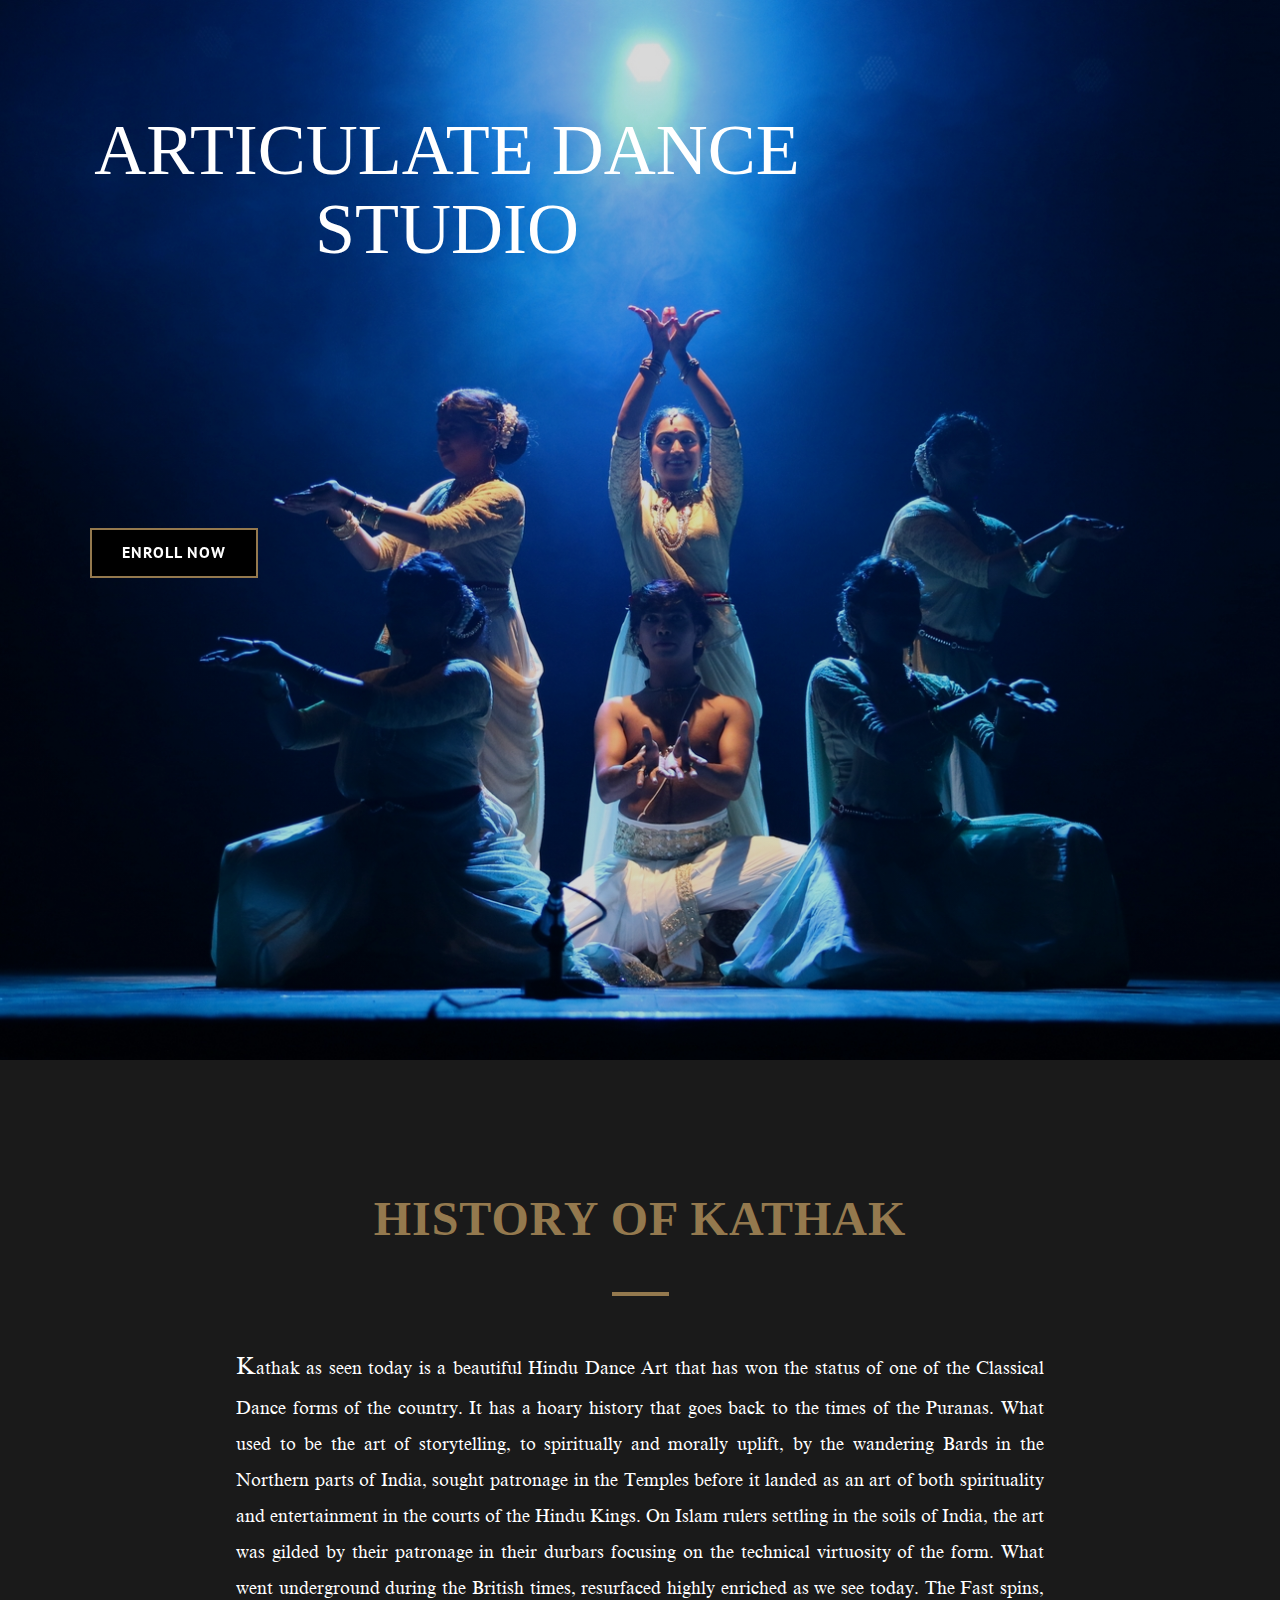
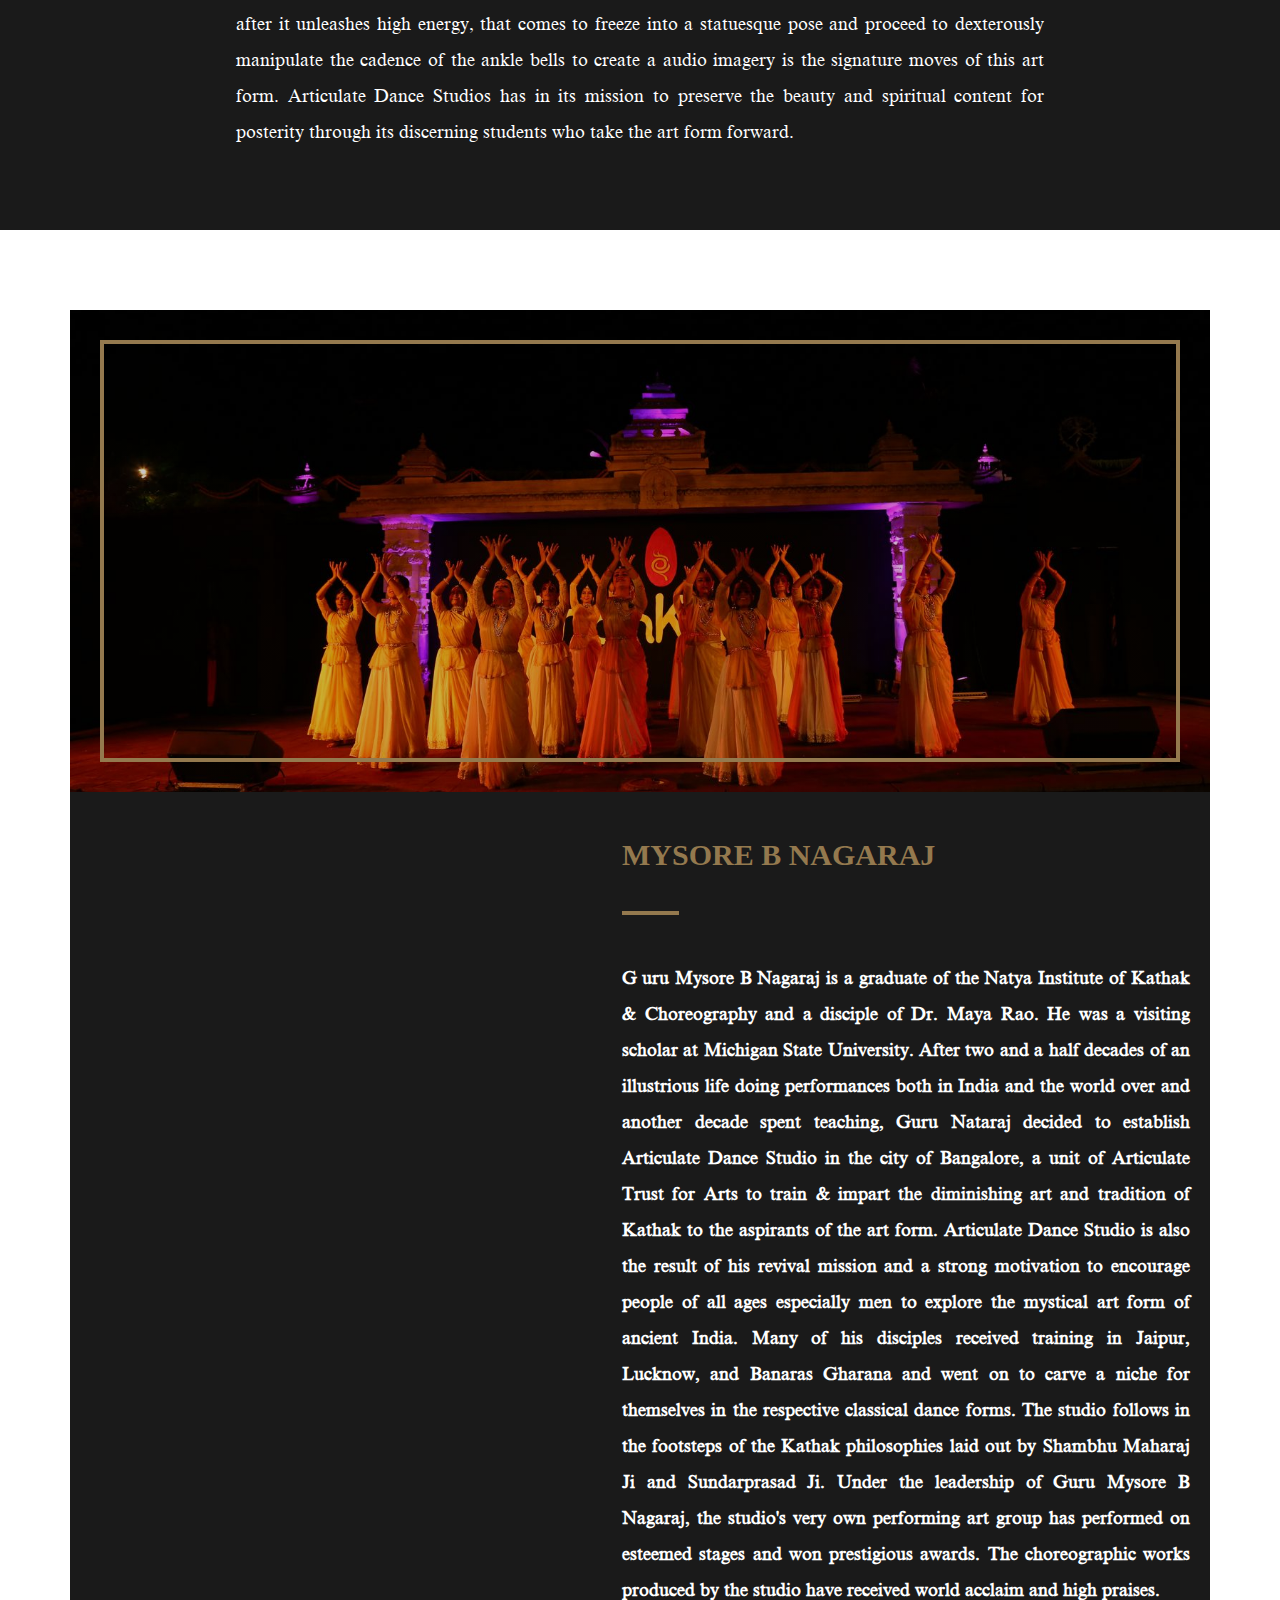
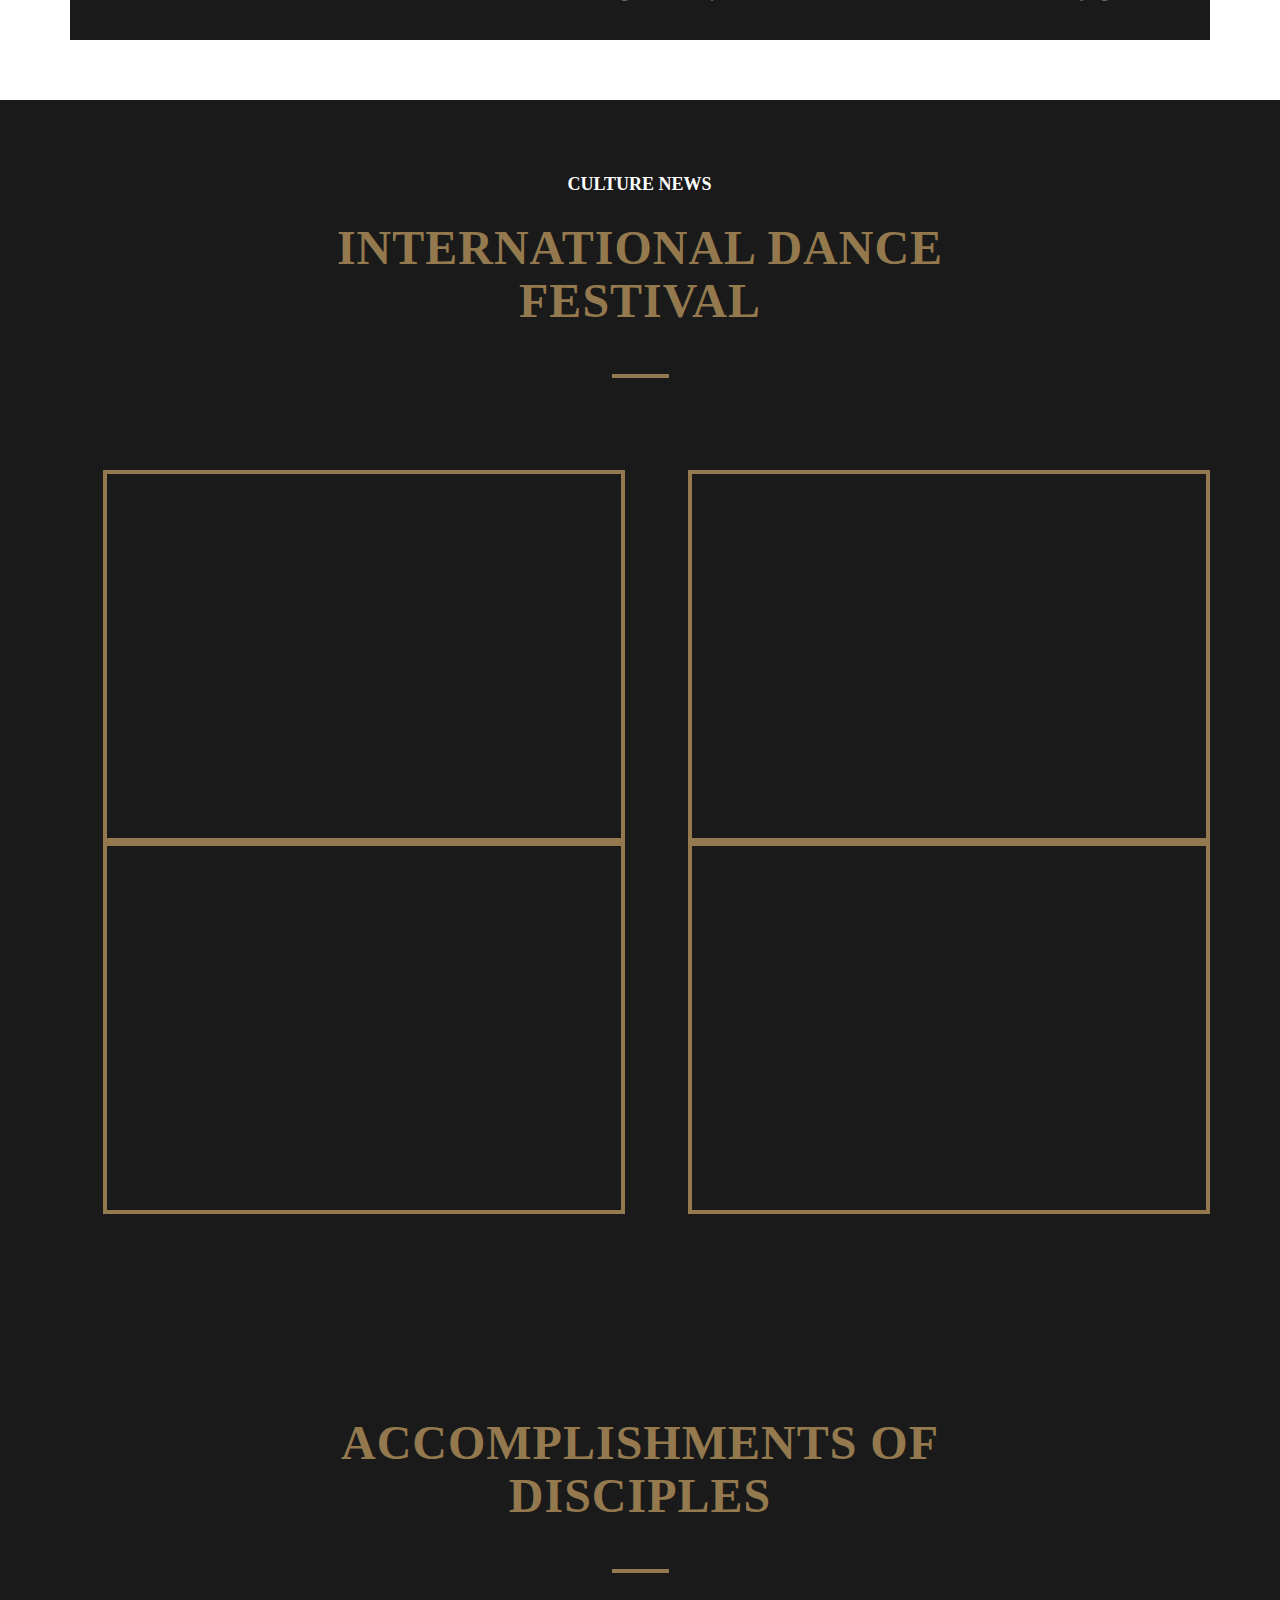
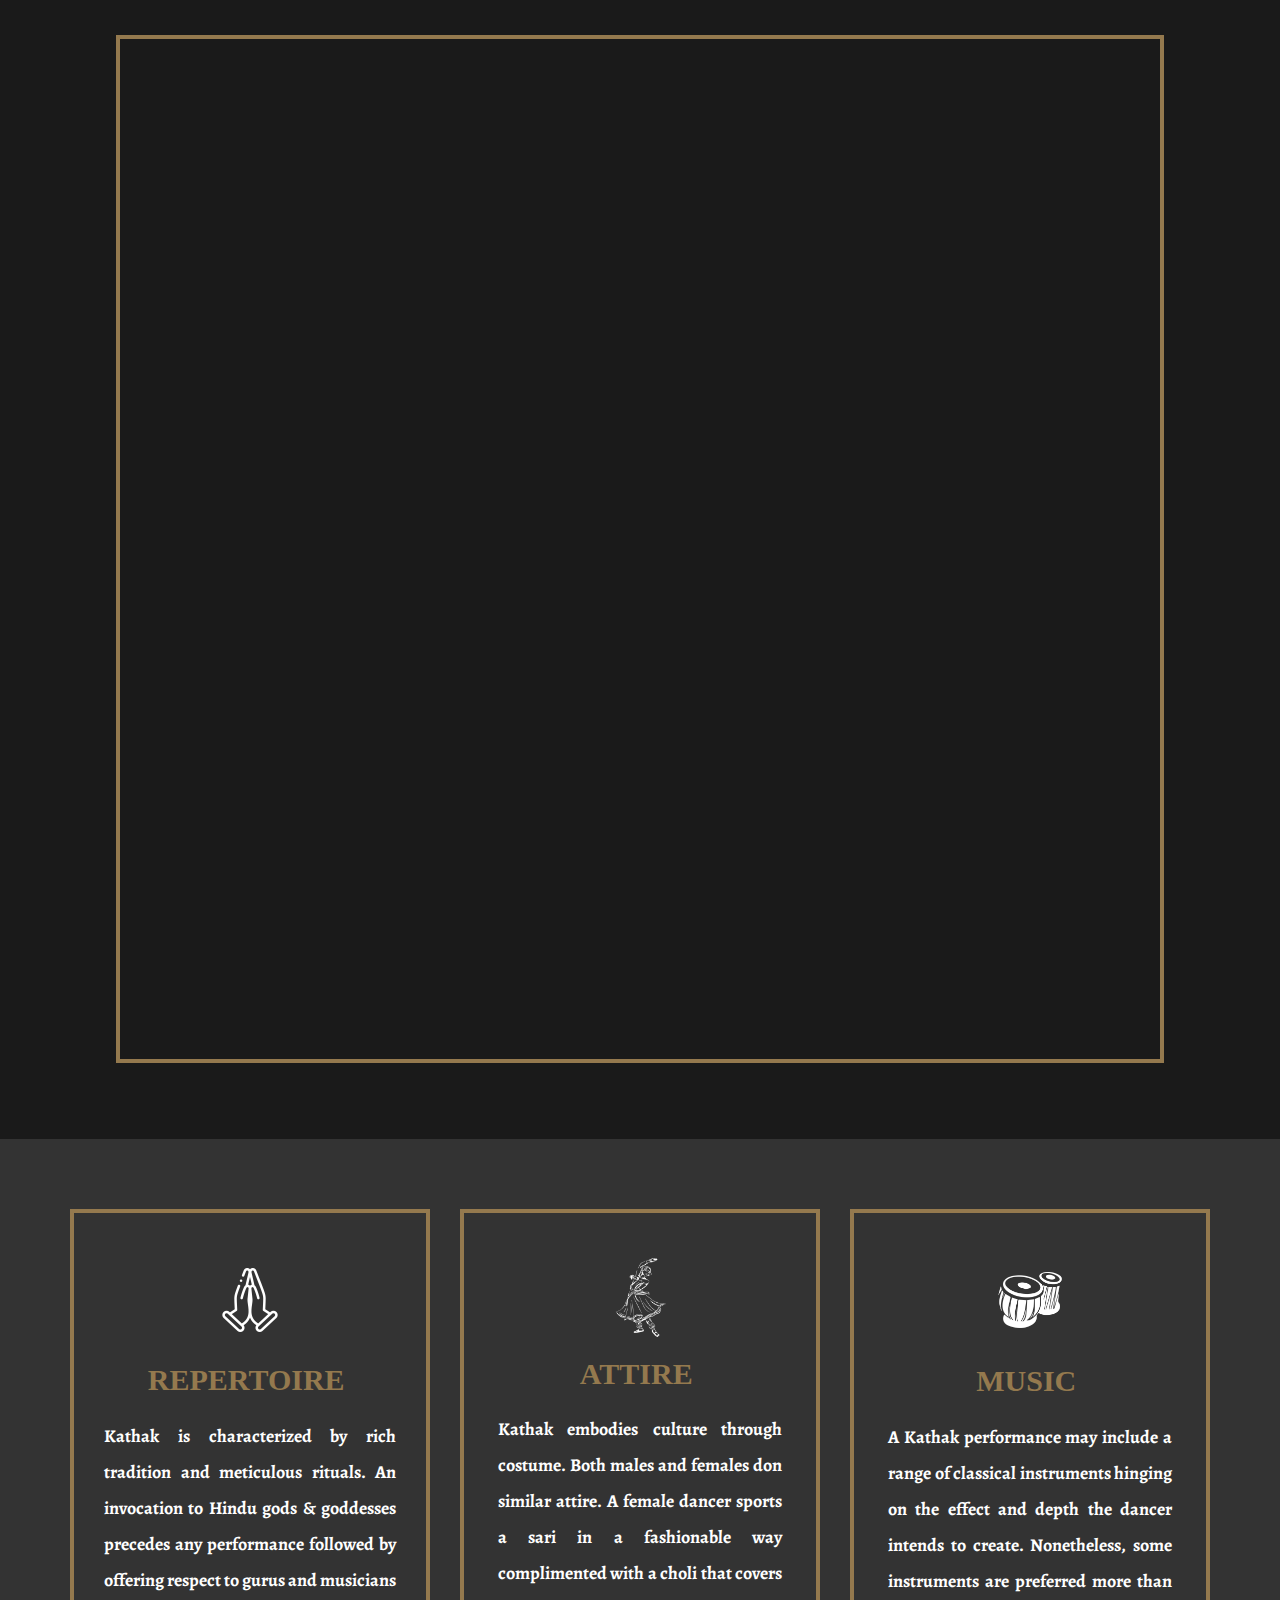
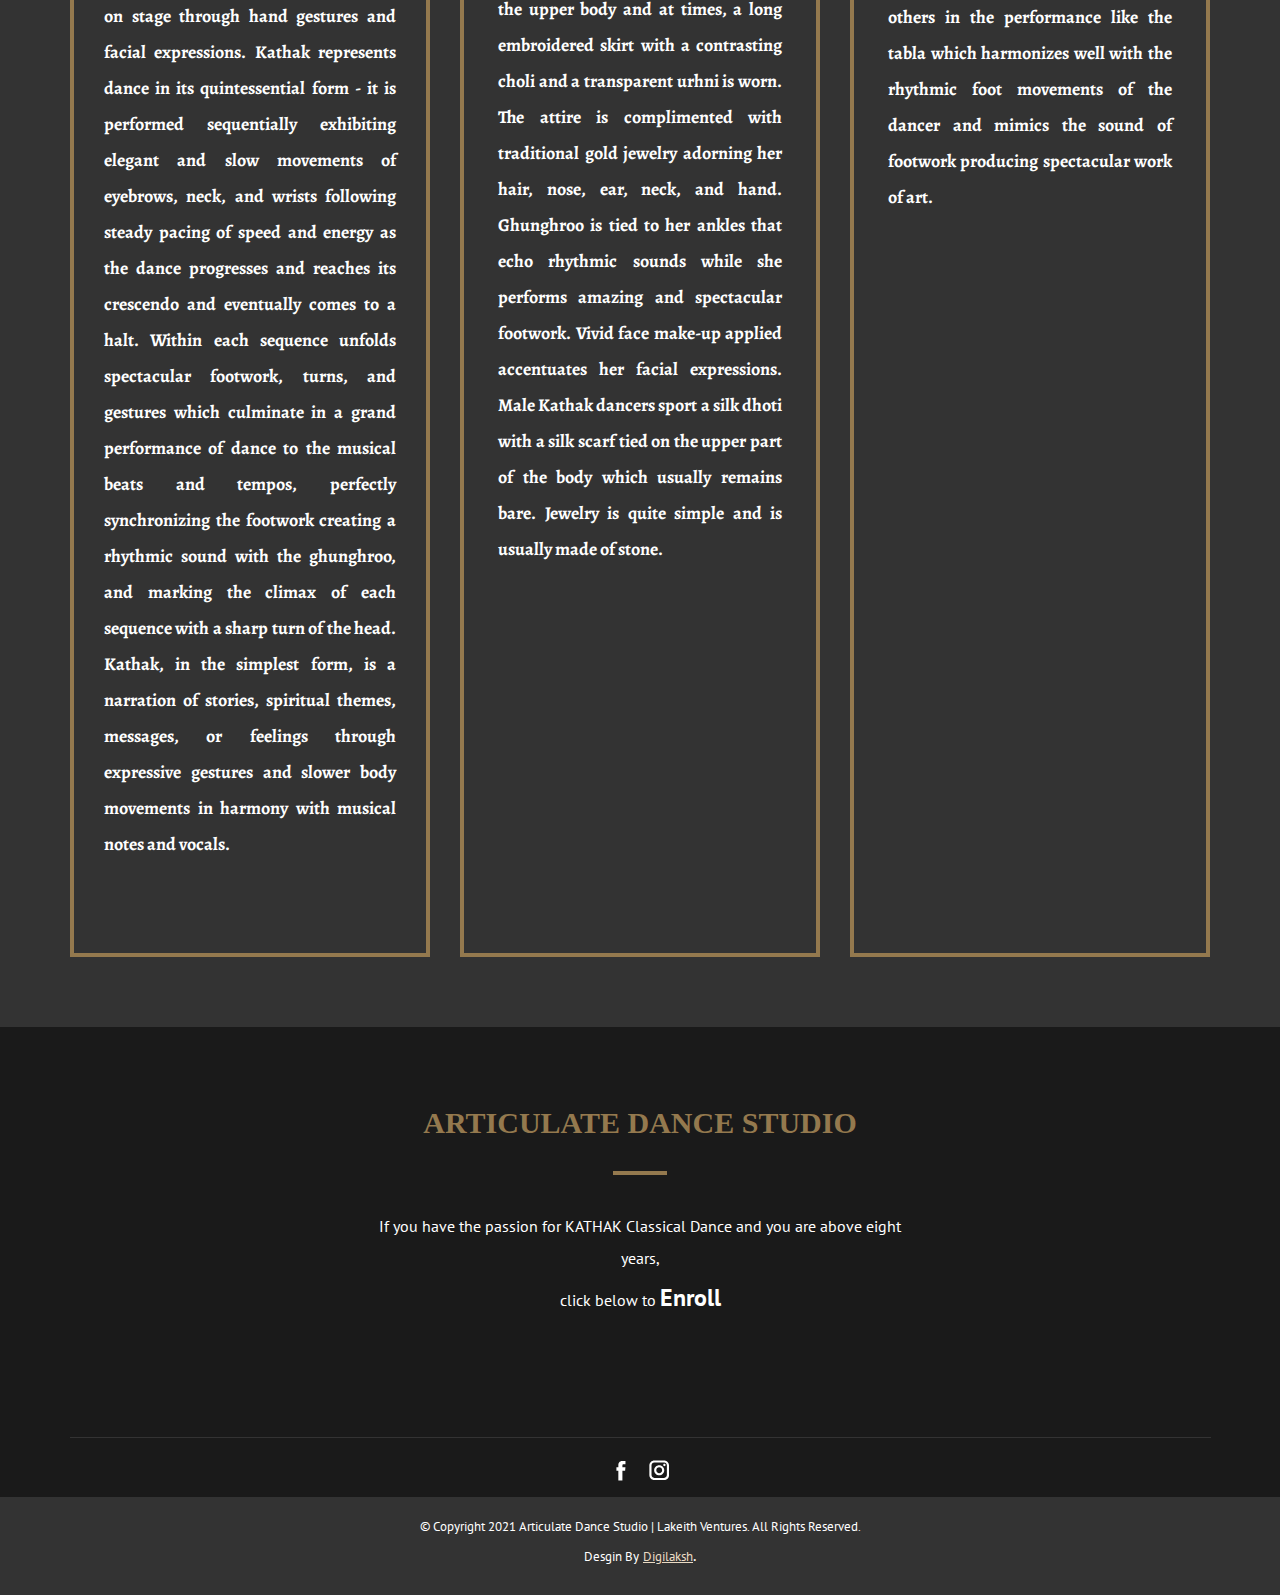
<file: index.html>
<!DOCTYPE html>
<html style="font-size: 16px;"><head>
    <meta name="viewport" content="width=device-width, initial-scale=1.0">
    <meta charset="utf-8">
    <meta name="keywords" content="Miles Davis and John Coltrane&amp;apos;s &amp;apos;Final Tour&amp;apos;, Jazz Today:, FEATURED EVENTS, concert&nbsp;GALLERY">
    <meta name="description" content="">
    <title>Home</title>
    <link rel="stylesheet" href="nicepage.css" media="screen">
<link rel="stylesheet" href="Home.css" media="screen">
    <script class="u-script" type="text/javascript" src="jquery.js" defer=""></script>
    <script class="u-script" type="text/javascript" src="nicepage.js" defer=""></script>
    <meta name="generator" content="Nicepage 4.13.1, nicepage.com">
    
    <link id="u-theme-google-font" rel="stylesheet" href="https://fonts.googleapis.com/css?family=PT+Sans:400,400i,700,700i">
    <link id="u-page-google-font" rel="stylesheet" href="https://fonts.googleapis.com/css?family=Alegreya:400,400i,500,500i,600,600i,700,700i,800,800i,900,900i">
    
    
    
    
    
    
    
    <script type="application/ld+json">{
		"@context": "http://schema.org",
		"@type": "Organization",
		"name": "",
		"sameAs": []
}</script>
    <meta name="theme-color" content="#94794e">
    <meta property="og:title" content="Home">
    <meta property="og:type" content="website">
  </head>
  <body data-home-page="Home.html" data-home-page-title="Home" class="u-body u-white u-xl-mode"> 
    <section class="u-clearfix u-image u-shading u-section-1" src="" id="sec-e0c3" data-image-width="5472" data-image-height="3648">
      <div class="u-clearfix u-sheet u-sheet-1">
        <div class="u-clearfix u-layout-wrap u-layout-wrap-1">
          <div class="u-layout">
            <div class="u-layout-col">
              <div class="u-align-center u-container-style u-layout-cell u-left-cell u-right-cell u-size-30 u-layout-cell-1">
                <div class="u-container-layout">
                  <h1 class="u-heading-font u-text u-text-custom-color-1 u-title u-text-1">ARTICULATE DANCE STUDIO</h1>
                </div>
              </div>
              <div class="u-align-left u-container-style u-layout-cell u-left-cell u-right-cell u-similar-fill u-size-30 u-layout-cell-2">
                <div class="u-container-layout u-container-layout-2">
                  <a href="Contact.html" class="u-black u-border-2 u-border-palette-1-base u-btn u-button-style u-hover-grey-50 u-text-body-alt-color u-btn-1" target="_blank" data-animation-name="bounceIn" data-animation-duration="1000" data-animation-direction="">enroll now</a>
                  <p class="u-custom-font u-large-text u-text u-text-font u-text-variant u-text-2">&nbsp;&nbsp;</p>
                </div>
              </div>
            </div>
          </div>
        </div>
      </div>
    </section>
    <section class="u-clearfix u-grey-90 u-section-2" id="sec-6383">
      <div class="u-clearfix u-sheet u-sheet-1">
        <div class="u-align-center-lg u-align-center-md u-container-style u-expanded-width-lg u-expanded-width-md u-expanded-width-sm u-expanded-width-xs u-group u-similar-fill u-group-1">
          <div class="u-container-layout u-container-layout-1">
            <h2 class="u-align-center-sm u-align-center-xl u-align-center-xs u-text u-text-palette-1-base u-text-1"> History of Kathak</h2>
            <div class="u-border-4 u-border-palette-1-base u-line u-line-horizontal u-line-1"></div>
            <p class="u-align-center-sm u-align-center-xs u-align-justify-xl u-custom-font u-text u-text-2">
              <span style="font-size: 1.5rem;"> K</span>athak as seen today is a beautiful Hindu Dance Art that has won the status of one of the Classical Dance forms of the country. It has a hoary history that goes back to the times of the Puranas. What used to be the art of storytelling, to spiritually and morally uplift, by the wandering Bards in the Northern parts of India, sought patronage in the Temples before it landed as an art of both spirituality and entertainment in the courts of the Hindu Kings. On Islam rulers settling in the soils of India, the art was gilded by their patronage in their durbars focusing on the technical virtuosity of the form. What went underground during the British times, resurfaced highly enriched as we see today. The Fast spins, after it unleashes high energy, that comes to freeze into a statuesque pose and proceed to dexterously manipulate the cadence of the ankle bells to create a audio imagery is the signature moves of this art form. Articulate Dance Studios has in its mission to preserve the beauty and spiritual content for posterity through its discerning students who take the art form forward.
            </p>
          </div>
        </div>
      </div>
    </section>
    <section class="u-clearfix u-section-3" id="sec-afbe">
      <div class="u-clearfix u-sheet u-sheet-1">
        <div class="u-clearfix u-expanded-width u-layout-wrap u-layout-wrap-1">
          <div class="u-layout">
            <div class="u-layout-col">
              <div class="u-size-20 u-size-60-md">
                <div class="u-layout-col">
                  <div class="u-container-style u-image u-layout-cell u-left-cell u-right-cell u-shading u-size-60 u-image-1" data-image-width="5760" data-image-height="3840">
                    <div class="u-container-layout">
                      <div class="u-border-4 u-border-palette-1-base u-shape u-shape-rectangle u-shape-1"></div>
                    </div>
                  </div>
                </div>
              </div>
              <div class="u-size-40 u-size-60-md">
                <div class="u-layout-row">
                  <div class="u-container-style u-grey-90 u-layout-cell u-left-cell u-size-28 u-layout-cell-2">
                    <div class="u-container-layout">
                      <img class="u-image u-image-2" src="images/WhatsAppImage2022-06-15at9.23.00PM.jpeg" data-image-width="853" data-image-height="1280" data-animation-name="bounceIn" data-animation-duration="1000" data-animation-direction="">
                    </div>
                  </div>
                  <div class="u-container-style u-grey-90 u-layout-cell u-right-cell u-size-32 u-layout-cell-3">
                    <div class="u-container-layout u-valign-middle-sm u-container-layout-3">
                      <h3 class="u-text u-text-palette-1-base u-text-1">mysore b nagaraj</h3>
                      <div class="u-border-4 u-border-palette-1-base u-line u-line-horizontal u-line-1"></div>
                      <p class="u-align-justify u-custom-font u-text u-text-2"><b>
                          <span style="font-size: 1.125rem;">G</span>
                          <span style="font-size: 1.125rem;">uru Mysore B Nagaraj is a graduate of the Natya Institute of Kathak &amp; Choreography and a disciple of Dr. Maya Rao. He was a visiting scholar at Michigan State University. After two and a half decades of an illustrious life doing performances both in India and the world over and another decade spent teaching, Guru Nataraj decided to establish Articulate Dance Studio in the city of Bangalore, a unit of Articulate Trust for Arts to train &amp; impart the diminishing art and tradition of Kathak to the aspirants of the art form. Articulate Dance Studio is also the result of his revival mission and a strong motivation to encourage people of all ages especially men to explore the mystical art form of ancient India. Many of his disciples received training in Jaipur, Lucknow, and Banaras Gharana and went on to carve a niche for themselves in the respective classical dance forms. The studio follows in the footsteps of the Kathak philosophies laid out by Shambhu Maharaj Ji and Sundarprasad Ji. Under the leadership of Guru Mysore B Nagaraj, the studio's very own performing art group has performed on esteemed stages and won prestigious awards. The choreographic works produced by the studio have received world acclaim and high praises.&nbsp;</span></b>
                        <span style="font-size: 1.125rem;">
                          <br>
                        </span>
                        <br>
                      </p>
                    </div>
                  </div>
                </div>
              </div>
            </div>
          </div>
        </div>
      </div>
    </section>
    <section class="u-clearfix u-grey-90 u-section-4" id="sec-d4fb">
      <div class="u-clearfix u-sheet u-sheet-1">
        <div class="u-align-center-lg u-align-center-md u-container-style u-expanded-width-lg u-expanded-width-md u-expanded-width-sm u-expanded-width-xs u-group u-similar-fill u-group-1">
          <div class="u-container-layout u-container-layout-1">
            <h6 class="u-align-center-sm u-align-center-xl u-align-center-xs u-custom-font u-heading-font u-text u-text-1">culture news</h6>
            <h2 class="u-align-center-sm u-align-center-xl u-align-center-xs u-text u-text-palette-1-base u-text-2">international dance festival</h2>
            <div class="u-border-4 u-border-palette-1-base u-line u-line-horizontal u-line-1"></div>
          </div>
        </div>
        <div class="u-clearfix u-expanded-width u-gutter-30 u-layout-spacing-vertical u-layout-wrap u-layout-wrap-1">
          <div class="u-gutter-0 u-layout">
            <div class="u-layout-row">
              <div class="u-align-left u-container-style u-layout-cell u-left-cell u-similar-fill u-size-30 u-layout-cell-1">
                <div class="u-container-layout">
                  <img src="images/03prabandh2.jpg" alt="" class="u-align-left u-image u-image-1" data-image-width="5472" data-image-height="3648" data-animation-name="bounceIn" data-animation-duration="1000" data-animation-direction="">
                  <div class="u-align-left u-border-4 u-border-color-1-base u-shape u-shape-1"></div>
                  <img src="images/08matabhavani2.jpg" alt="" class="u-align-left u-image u-image-2" data-image-width="5472" data-image-height="3648" data-animation-name="bounceIn" data-animation-duration="1000" data-animation-direction="">
                  <div class="u-align-left u-border-4 u-border-color-1-base u-shape u-shape-2"></div>
                </div>
              </div>
              <div class="u-align-left u-container-style u-layout-cell u-right-cell u-similar-fill u-size-30 u-layout-cell-2">
                <div class="u-container-layout">
                  <img src="images/07geettriwat1.jpg" alt="" class="u-align-left u-image u-image-3" data-image-width="1600" data-image-height="1067" data-animation-name="bounceIn" data-animation-duration="1000" data-animation-direction="">
                  <div class="u-align-left u-border-4 u-border-color-1-base u-shape u-shape-3"></div>
                  <img src="images/10-11.JPG" alt="" class="u-align-left u-image u-image-4" data-image-width="5760" data-image-height="3840" data-animation-name="bounceIn" data-animation-duration="1000" data-animation-direction="">
                  <div class="u-align-left u-border-4 u-border-color-1-base u-shape u-shape-4"></div>
                </div>
              </div>
            </div>
          </div>
        </div>
      </div>
    </section>
    <section class="u-clearfix u-grey-90 u-section-5" id="sec-4807">
      <div class="u-clearfix u-sheet u-sheet-1">
        <div class="u-align-center-lg u-align-center-md u-align-center-xl u-align-center-xs u-container-style u-expanded-width-lg u-expanded-width-md u-expanded-width-sm u-expanded-width-xs u-group u-similar-fill u-group-1">
          <div class="u-container-layout u-valign-middle u-container-layout-1">
            <h2 class="u-align-center-sm u-text u-text-palette-1-base u-text-1">accomplishments of disciples</h2>
            <div class="u-border-4 u-border-palette-1-base u-line u-line-horizontal u-line-1"></div>
          </div>
        </div>
        <div class="u-align-left u-border-4 u-border-color-1-base u-shape u-shape-1"></div>
        <div class="u-clearfix u-expanded-width u-gutter-28 u-layout-wrap u-layout-wrap-1">
          <div class="u-gutter-0 u-layout">
            <div class="u-layout-row">
              <div class="u-size-30 u-size-60-md">
                <div class="u-layout-row">
                  <div class="u-container-style u-image u-layout-cell u-left-cell u-size-60 u-image-1" data-image-width="3840" data-image-height="5760" data-animation-name="pulse" data-animation-duration="1000" data-animation-direction="">
                    <div class="u-container-layout"></div>
                  </div>
                </div>
              </div>
              <div class="u-size-30 u-size-60-md">
                <div class="u-layout-col">
                  <div class="u-size-40">
                    <div class="u-layout-row">
                      <div class="u-container-style u-image u-layout-cell u-right-cell u-size-60 u-image-2" data-image-width="978" data-image-height="1280" data-animation-name="pulse" data-animation-duration="1000" data-animation-direction="">
                        <div class="u-container-layout"></div>
                      </div>
                    </div>
                  </div>
                  <div class="u-size-20">
                    <div class="u-layout-row">
                      <div class="u-container-style u-image u-layout-cell u-size-30 u-image-3" data-image-width="5472" data-image-height="3648" data-animation-name="pulse" data-animation-duration="1000" data-animation-direction="">
                        <div class="u-container-layout"></div>
                      </div>
                      <div class="u-container-style u-image u-layout-cell u-right-cell u-size-30 u-image-4" data-image-width="5184" data-image-height="3456" data-animation-name="pulse" data-animation-duration="1000" data-animation-direction="">
                        <div class="u-container-layout"></div>
                      </div>
                    </div>
                  </div>
                </div>
              </div>
            </div>
          </div>
        </div>
      </div>
    </section>
    <section class="u-clearfix u-grey-80 u-section-6" src="" id="sec-4266">
      <div class="u-clearfix u-sheet u-sheet-1">
        <div class="u-clearfix u-expanded-width u-gutter-30 u-layout-wrap u-layout-wrap-1">
          <div class="u-gutter-0 u-layout">
            <div class="u-layout-row">
              <div class="u-container-style u-layout-cell u-left-cell u-size-20 u-size-20-md u-layout-cell-1">
                <div class="u-border-4 u-border-palette-1-base u-container-layout u-valign-top u-container-layout-1"><span class="u-file-icon u-icon u-text-white u-icon-1"><img src="images/2146448.png" alt=""></span>
                  <h3 class="u-align-center u-text u-text-palette-1-base u-text-1"><b>Repertoire&nbsp;</b>
                  </h3>
                  <p class="u-align-justify u-custom-font u-text u-text-2"><b>Kathak is characterized by rich tradition and meticulous rituals. An invocation to Hindu gods &amp; goddesses precedes any performance followed by offering respect to gurus and musicians on stage through hand gestures and facial expressions. Kathak represents dance in its quintessential form - it is performed sequentially exhibiting elegant and slow movements of eyebrows, neck, and wrists following steady pacing of speed and energy as the dance progresses and reaches its crescendo and eventually comes to a halt. Within each sequence unfolds spectacular footwork, turns, and gestures which culminate in a grand performance of dance to the musical beats and tempos, perfectly synchronizing the footwork creating a rhythmic sound with the ghunghroo, and marking the climax of each sequence with a sharp turn of the head. Kathak, in the simplest form, is a narration of stories, spiritual themes, messages, or feelings through expressive gestures and slower body movements in harmony with musical notes and vocals.</b>
                  </p>
                </div>
              </div>
              <div class="u-container-style u-layout-cell u-size-20 u-size-20-md u-layout-cell-2">
                <div class="u-border-4 u-border-palette-1-base u-container-layout"><span class="u-file-icon u-icon u-icon-2"><img src="images/Untitled-1-01.png" alt=""></span>
                  <h3 class="u-align-center u-text u-text-palette-1-base u-text-3"><b>Attire&nbsp;</b>
                  </h3>
                  <p class="u-align-justify u-custom-font u-text u-text-4"><b>Kathak embodies culture through costume. Both males and females don similar attire. A female dancer sports a sari in a fashionable way complimented with a choli that covers the upper body and at times, a long embroidered skirt with a contrasting choli and a transparent urhni is worn. The attire is complimented with traditional gold jewelry adorning her hair, nose, ear, neck, and hand. Ghunghroo is tied to her ankles that echo rhythmic sounds while she performs amazing and spectacular footwork. Vivid face make-up applied accentuates her facial expressions. Male Kathak dancers sport a silk dhoti with a silk scarf tied on the upper part of the body which usually remains bare. Jewelry is quite simple and is usually made of stone.</b>
                  </p>
                </div>
              </div>
              <div class="u-container-style u-layout-cell u-right-cell u-size-20 u-size-20-md u-layout-cell-3">
                <div class="u-border-4 u-border-palette-1-base u-container-layout"><span class="u-file-icon u-icon u-icon-3"><img src="images/Untitled-1-02.png" alt=""></span>
                  <h3 class="u-align-center u-text u-text-palette-1-base u-text-5"><b>Music&nbsp;</b>
                  </h3>
                  <p class="u-align-justify u-custom-font u-text u-text-6">
                    <span style="font-size: 1.125rem;"></span><b>
                      <span style="font-size: 1.125rem;">A Kathak performance may include a range of classical instruments hinging on the effect and depth the dancer intends to create. Nonetheless, some instruments are preferred more than others in the performance like the tabla which harmonizes well with the rhythmic foot movements of the dancer and mimics the sound of footwork producing spectacular work of art.</span>
                      <br></b>
                  </p>
                </div>
              </div>
            </div>
          </div>
        </div>
      </div>
    </section>
    
    
    <footer class="u-clearfix u-footer u-grey-90" id="sec-6942"><div class="u-clearfix u-sheet u-sheet-1">
        <div class="u-align-center u-container-style u-group u-similar-fill u-group-1">
          <div class="u-container-layout u-valign-middle u-container-layout-1">
            <h3 class="u-custom-font u-heading-font u-text u-text-palette-1-base u-text-1"> ARTICULATE DANCE STUDIO</h3>
            <div class="u-border-4 u-border-palette-1-base u-line u-line-horizontal u-line-1"></div>
            <p class="u-text u-text-2">If you have the passion for KATHAK Classical Dance and you are above eight years,<br>click below to<span style="font-weight: 700;">
                <span style="font-size: 1.5rem;">Enroll</span>
              </span>
            </p>
            <a href="Contact.html" class="u-border-none u-btn u-button-style u-hover-palette-1-dark-1 u-palette-1-base u-btn-1" data-animation-name="customAnimationIn" data-animation-duration="1000">Enroll</a>
          </div>
        </div>
        <div class="u-border-1 u-border-grey-80 u-line u-line-horizontal u-line-2"></div>
        <div class="u-align-left u-social-icons u-spacing-13 u-social-icons-1">
          <a class="u-social-url" target="_blank" href=""><span class="u-icon u-icon-circle u-social-facebook u-social-icon u-icon-1"><svg class="u-svg-link" preserveAspectRatio="xMidYMin slice" viewBox="0 0 112.2 112.2" style="undefined"><use xmlns:xlink="http://www.w3.org/1999/xlink" xlink:href="#svg-1e21"></use></svg><svg x="0px" y="0px" viewBox="0 0 112.2 112.2" enable-background="new 0 0 112.2 112.2" xml:space="preserve" id="svg-1e21" class="u-svg-content"><path d="M75.5,28.8H65.4c-1.5,0-4,0.9-4,4.3v9.4h13.9l-1.5,15.8H61.4v45.1H42.8V58.3h-8.8V42.4h8.8V32.2 c0-7.4,3.4-18.8,18.8-18.8h13.8v15.4H75.5z"></path></svg></span>
          </a>
          <a class="u-social-url" target="_blank" href=""><span class="u-icon u-icon-circle u-social-icon u-social-instagram u-icon-2"><svg class="u-svg-link" preserveAspectRatio="xMidYMin slice" viewBox="0 0 112.2 112.2" style="undefined"><use xmlns:xlink="http://www.w3.org/1999/xlink" xlink:href="#svg-113c"></use></svg><svg x="0px" y="0px" viewBox="0 0 112.2 112.2" enable-background="new 0 0 112.2 112.2" xml:space="preserve" id="svg-113c" class="u-svg-content"><path d="M55.9,32.9c-12.8,0-23.2,10.4-23.2,23.2s10.4,23.2,23.2,23.2s23.2-10.4,23.2-23.2S68.7,32.9,55.9,32.9z M55.9,69.4c-7.4,0-13.3-6-13.3-13.3c-0.1-7.4,6-13.3,13.3-13.3s13.3,6,13.3,13.3C69.3,63.5,63.3,69.4,55.9,69.4z"></path><path d="M79.7,26.8c-3,0-5.4,2.5-5.4,5.4s2.5,5.4,5.4,5.4c3,0,5.4-2.5,5.4-5.4S82.7,26.8,79.7,26.8z"></path><path d="M78.2,11H33.5C21,11,10.8,21.3,10.8,33.7v44.7c0,12.6,10.2,22.8,22.7,22.8h44.7c12.6,0,22.7-10.2,22.7-22.7 V33.7C100.8,21.1,90.6,11,78.2,11z M91,78.4c0,7.1-5.8,12.8-12.8,12.8H33.5c-7.1,0-12.8-5.8-12.8-12.8V33.7 c0-7.1,5.8-12.8,12.8-12.8h44.7c7.1,0,12.8,5.8,12.8,12.8V78.4z"></path></svg></span>
          </a>
        </div>
      </div></footer>
<section class="u-backlink u-clearfix u-grey-80">
   
        <span>© Copyright 2021 Articulate Dance Studio | Lakeith Ventures. All Rights Reserved.<br></span>

      <p class="u-text">
        <span>Desgin By</span>
      </p>
      <a class="u-link" href="https://digilaksh.com/" target="_blank">
        <span>Digilaksh</span>
      </a>. 
    </section>
  
</body></html>
</file>
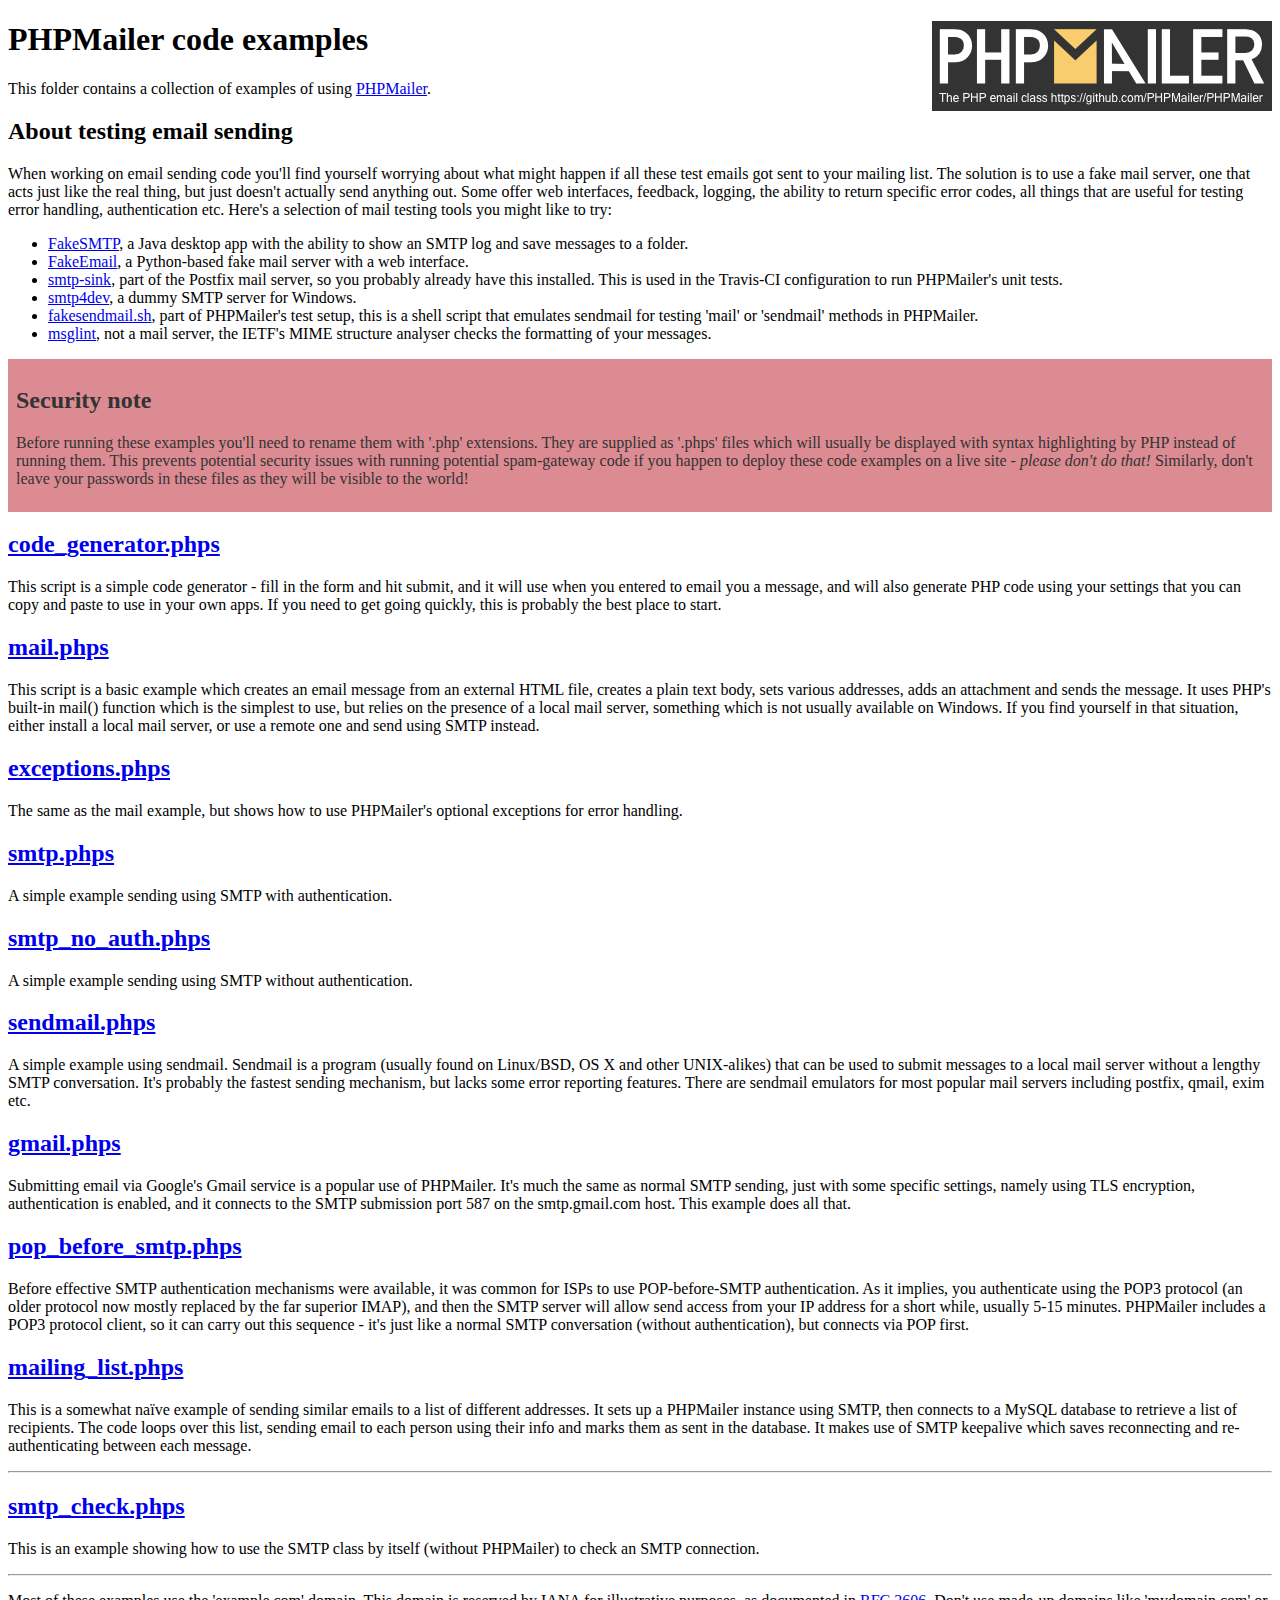
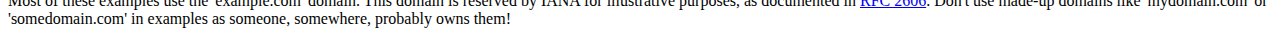
<file: PHPMailer-master/examples/index.html>
<!DOCTYPE html>
<html>
<head>
	<meta charset="UTF-8">
	<title>PHPMailer Examples</title>
</head>
<body>
<h1>PHPMailer code examples<a href="https://github.com/PHPMailer/PHPMailer"><img src="images/phpmailer.png" style="float:right; border:0;" alt="PHPMailer logo"></a></h1>
<p>This folder contains a collection of examples of using <a href="https://github.com/PHPMailer/PHPMailer">PHPMailer</a>.</p>
<h2>About testing email sending</h2>
<p>When working on email sending code you'll find yourself worrying about what might happen if all these test emails got sent to your mailing list. The solution is to use a fake mail server, one that acts just like the real thing, but just doesn't actually send anything out. Some offer web interfaces, feedback, logging, the ability to return specific error codes, all things that are useful for testing error handling, authentication etc. Here's a selection of mail testing tools you might like to try:</p>
<ul>
  <li><a href="https://github.com/Nilhcem/FakeSMTP">FakeSMTP</a>, a Java desktop app with the ability to show an SMTP log and save messages to a folder. </li>
  <li><a href="https://github.com/isotoma/FakeEmail">FakeEmail</a>, a Python-based fake mail server with a web interface.</li>
  <li><a href="http://www.postfix.org/smtp-sink.1.html">smtp-sink</a>, part of the Postfix mail server, so you probably already have this installed. This is used in the Travis-CI configuration to run PHPMailer's unit tests.</li>
  <li><a href="http://smtp4dev.codeplex.com">smtp4dev</a>, a dummy SMTP server for Windows.</li>
  <li><a href="https://github.com/PHPMailer/PHPMailer/blob/master/test/fakesendmail.sh">fakesendmail.sh</a>, part of PHPMailer's test setup, this is a shell script that emulates sendmail for testing 'mail' or 'sendmail' methods in PHPMailer.</li>
  <li><a href="http://tools.ietf.org/tools/msglint/">msglint</a>, not a mail server, the IETF's MIME structure analyser checks the formatting of your messages.</li>
</ul>
<div style="padding: 8px; color: #333333; background-color: #dc8b92">
<h2>Security note</h2>
<p>Before running these examples you'll need to rename them with '.php' extensions. They are supplied as '.phps' files which will usually be displayed with syntax highlighting by PHP instead of running them. This prevents potential security issues with running potential spam-gateway code if you happen to deploy these code examples on a live site - <em>please don't do that!</em> Similarly, don't leave your passwords in these files as they will be visible to the world!</p>
</div>
<h2><a href="code_generator.phps">code_generator.phps</a></h2>
<p>This script is a simple code generator - fill in the form and hit submit, and it will use when you entered to email you a message, and will also generate PHP code using your settings that you can copy and paste to use in your own apps. If you need to get going quickly, this is probably the best place to start.</p>
<h2><a href="mail.phps">mail.phps</a></h2>
<p>This script is a basic example which creates an email message from an external HTML file, creates a plain text body, sets various addresses, adds an attachment and sends the message. It uses PHP's built-in mail() function which is the simplest to use, but relies on the presence of a local mail server, something which is not usually available on Windows. If you find yourself in that situation, either install a local mail server, or use a remote one and send using SMTP instead.</p>
<h2><a href="exceptions.phps">exceptions.phps</a></h2>
<p>The same as the mail example, but shows how to use PHPMailer's optional exceptions for error handling.</p>
<h2><a href="smtp.phps">smtp.phps</a></h2>
<p>A simple example sending using SMTP with authentication.</p>
<h2><a href="smtp_no_auth.phps">smtp_no_auth.phps</a></h2>
<p>A simple example sending using SMTP without authentication.</p>
<h2><a href="sendmail.phps">sendmail.phps</a></h2>
<p>A simple example using sendmail. Sendmail is a program (usually found on Linux/BSD, OS X and other UNIX-alikes) that can be used to submit messages to a local mail server without a lengthy SMTP conversation. It's probably the fastest sending mechanism, but lacks some error reporting features. There are sendmail emulators for most popular mail servers including postfix, qmail, exim etc.</p>
<h2><a href="gmail.phps">gmail.phps</a></h2>
<p>Submitting email via Google's Gmail service is a popular use of PHPMailer. It's much the same as normal SMTP sending, just with some specific settings, namely using TLS encryption, authentication is enabled, and it connects to the SMTP submission port 587 on the smtp.gmail.com host. This example does all that.</p>
<h2><a href="pop_before_smtp.phps">pop_before_smtp.phps</a></h2>
<p>Before effective SMTP authentication mechanisms were available, it was common for ISPs to use POP-before-SMTP authentication. As it implies, you authenticate using the POP3 protocol (an older protocol now mostly replaced by the far superior IMAP), and then the SMTP server will allow send access from your IP address for a short while, usually 5-15 minutes. PHPMailer includes a POP3 protocol client, so it can carry out this sequence - it's just like a normal SMTP conversation (without authentication), but connects via POP first.</p>
<h2><a href="mailing_list.phps">mailing_list.phps</a></h2>
<p>This is a somewhat naïve example of sending similar emails to a list of different addresses. It sets up a PHPMailer instance using SMTP, then connects to a MySQL database to retrieve a list of recipients. The code loops over this list, sending email to each person using their info and marks them as sent in the database. It makes use of SMTP keepalive which saves reconnecting and re-authenticating between each message.</p>
<hr>
<h2><a href="smtp_check.phps">smtp_check.phps</a></h2>
<p>This is an example showing how to use the SMTP class by itself (without PHPMailer) to check an SMTP connection.</p>
<hr>
<p>Most of these examples use the 'example.com' domain. This domain is reserved by IANA for illustrative purposes, as documented in <a href="http://tools.ietf.org/html/rfc2606">RFC 2606</a>. Don't use made-up domains like 'mydomain.com' or 'somedomain.com' in examples as someone, somewhere, probably owns them!</p>
</body>
</html>
</file>
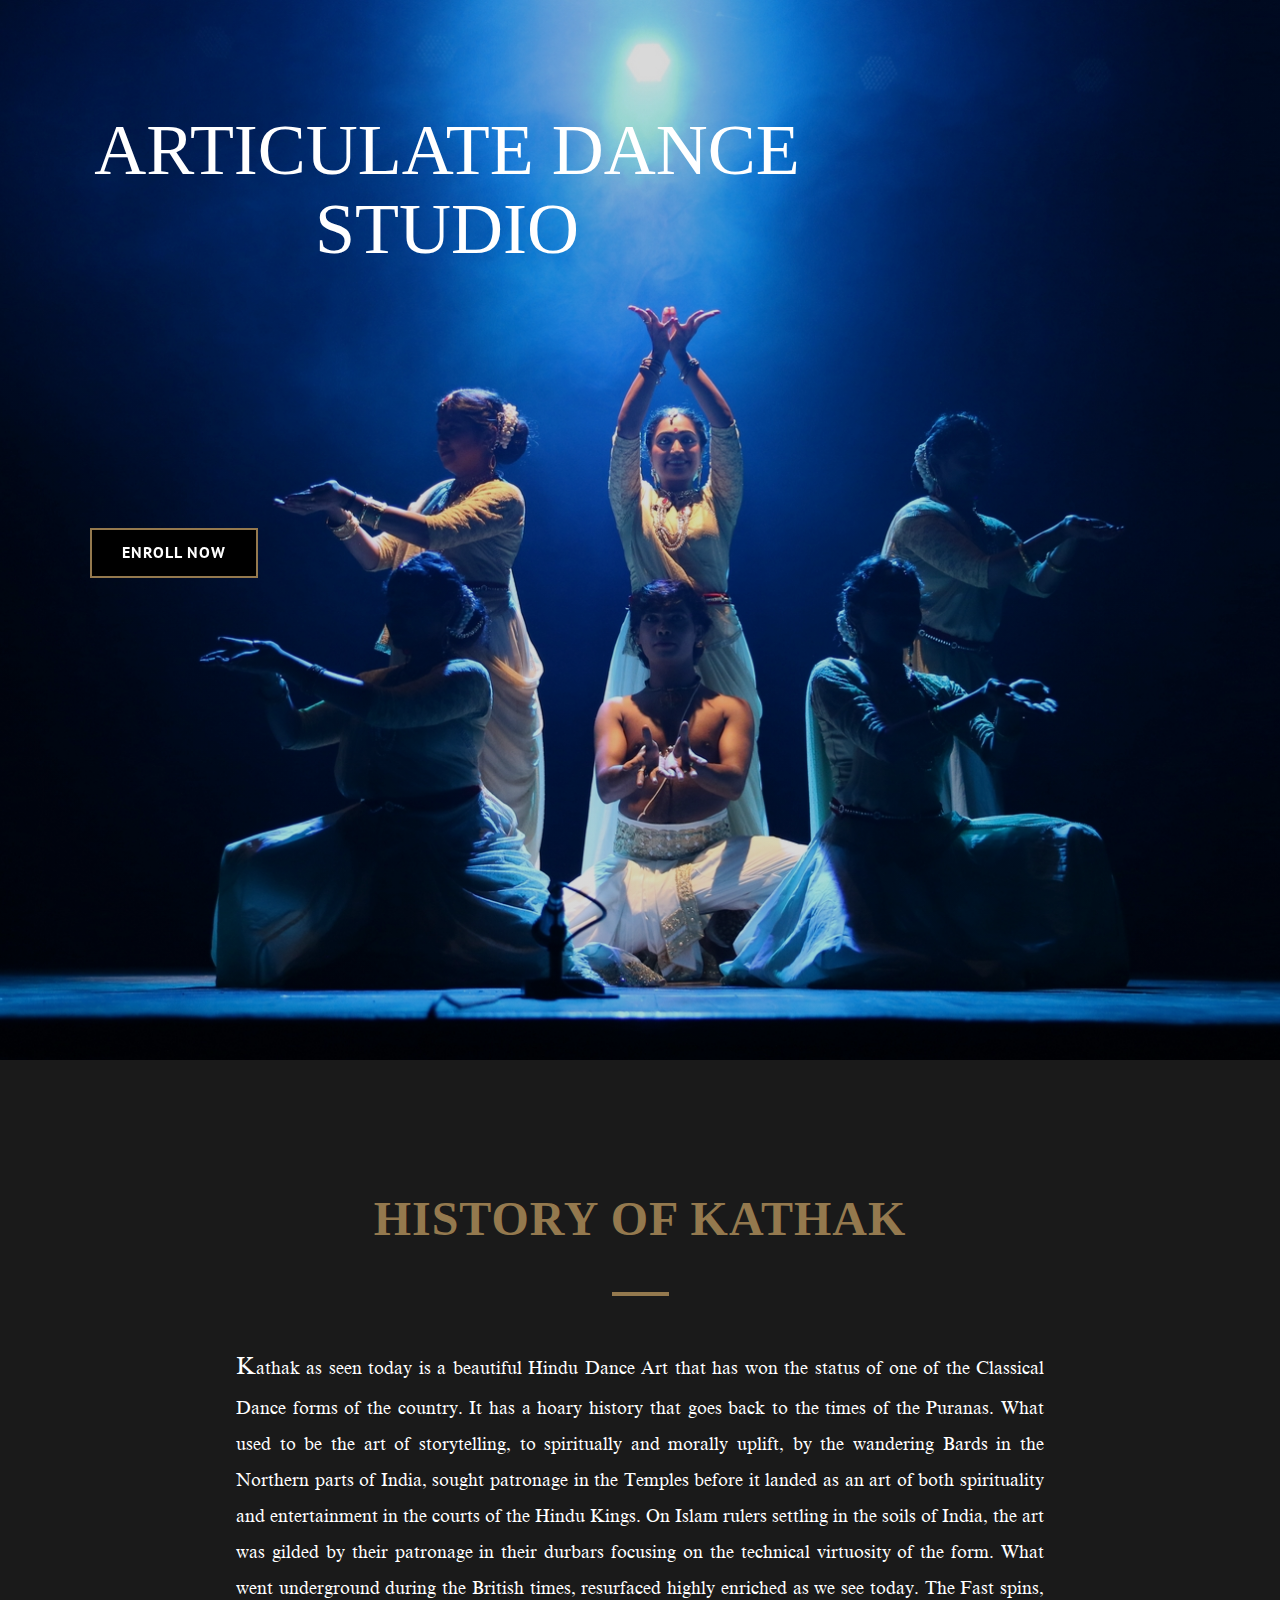
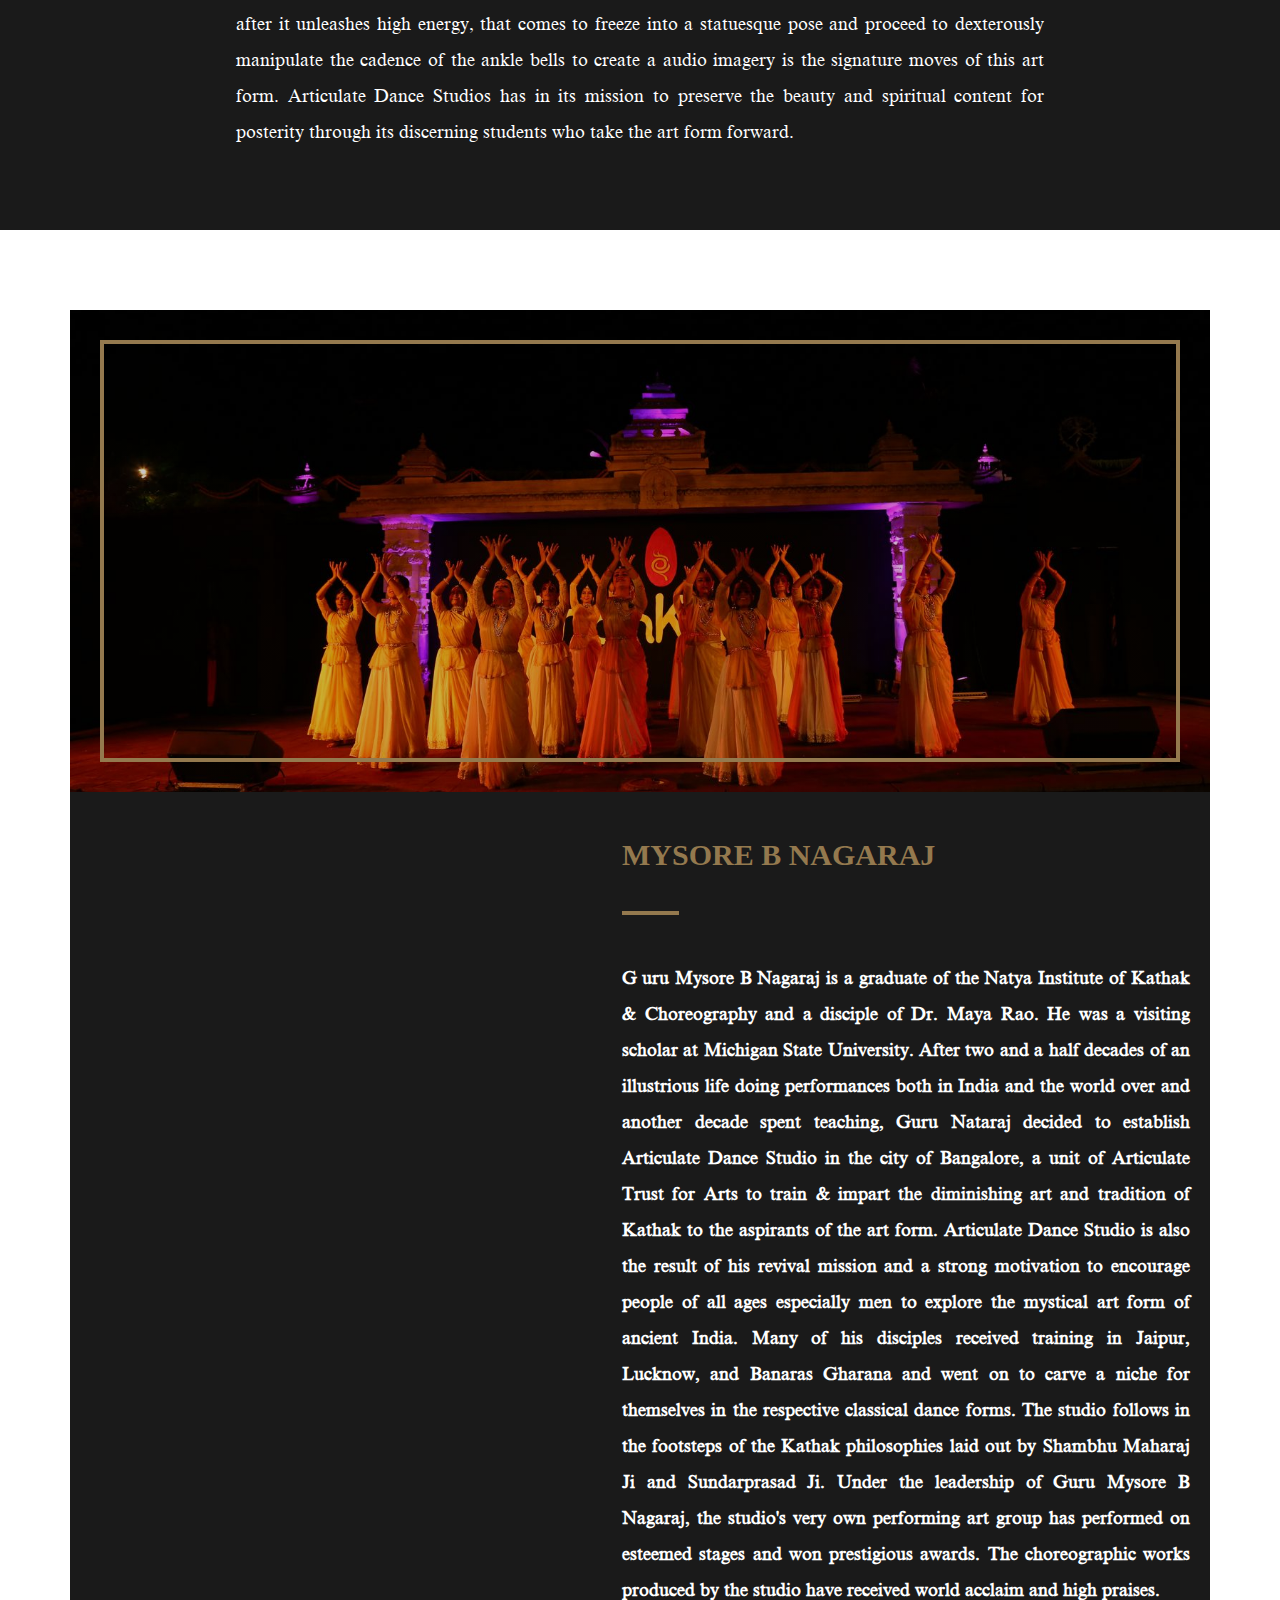
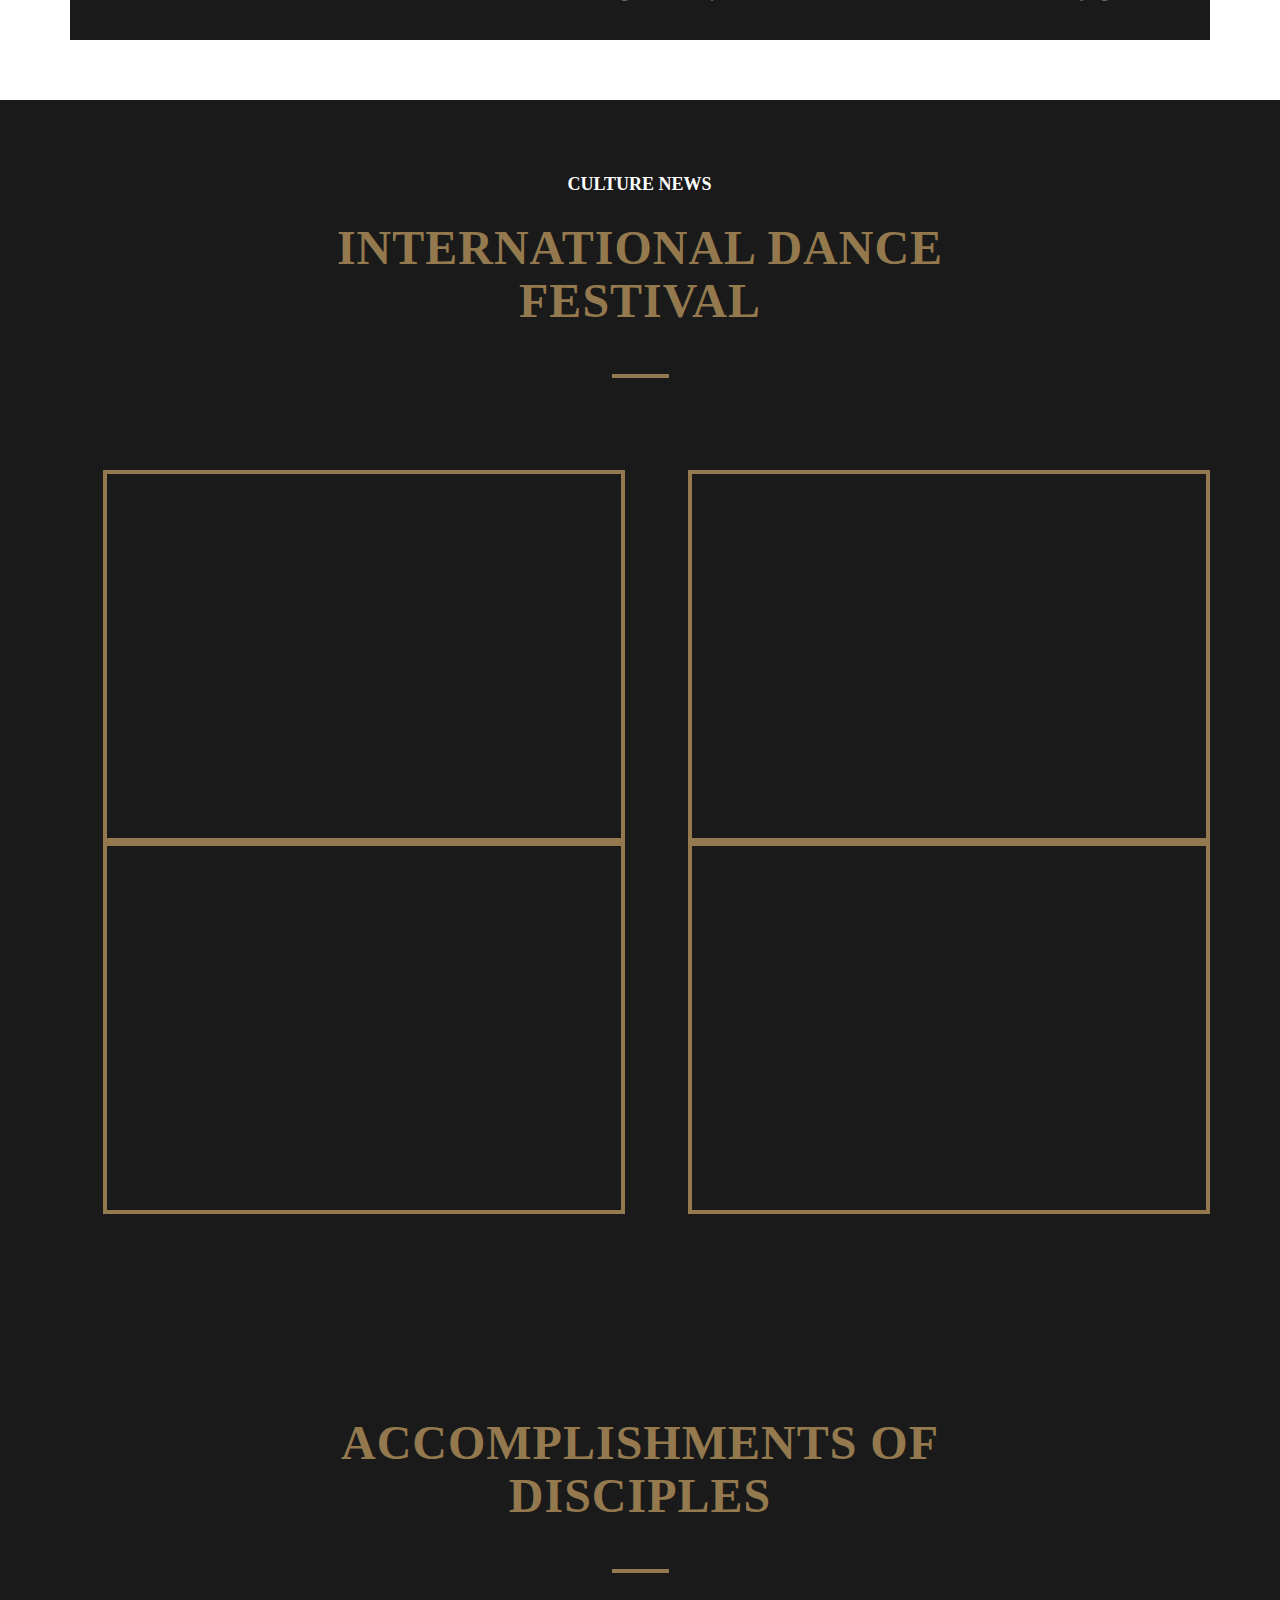
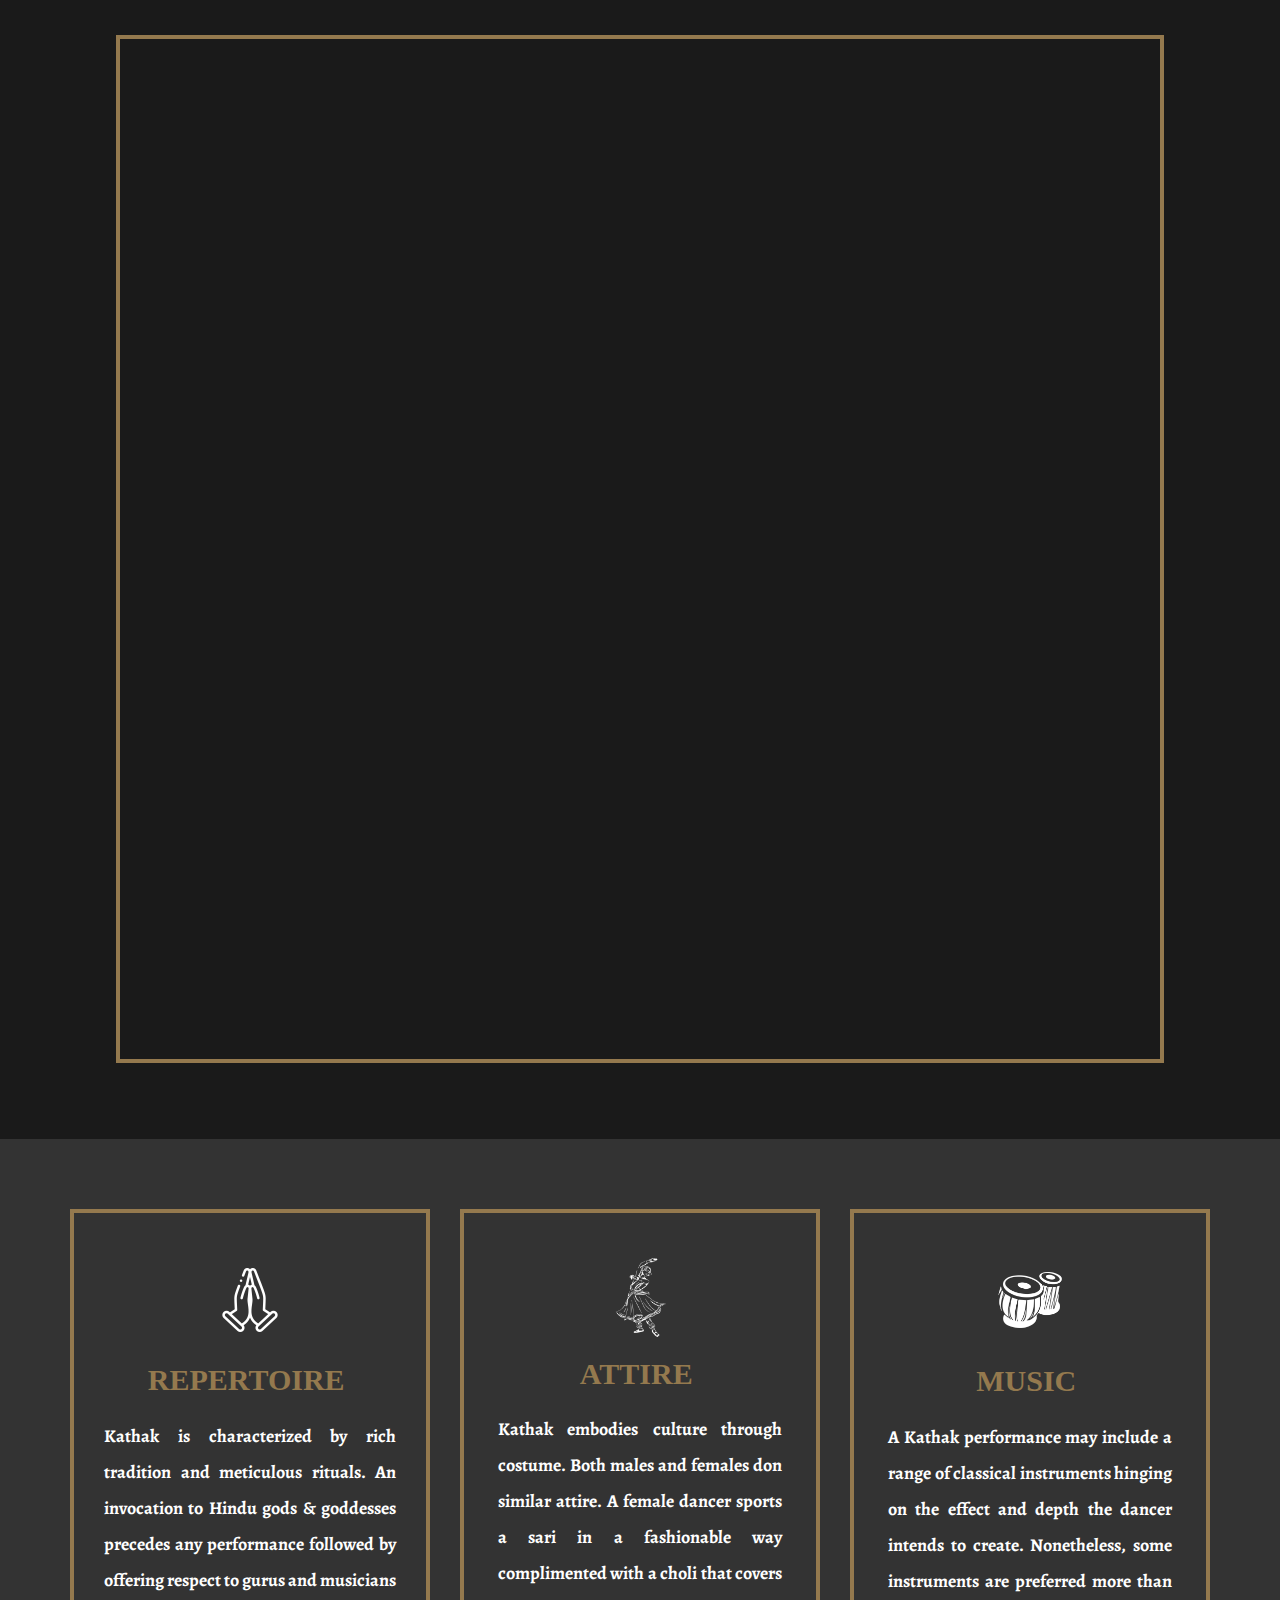
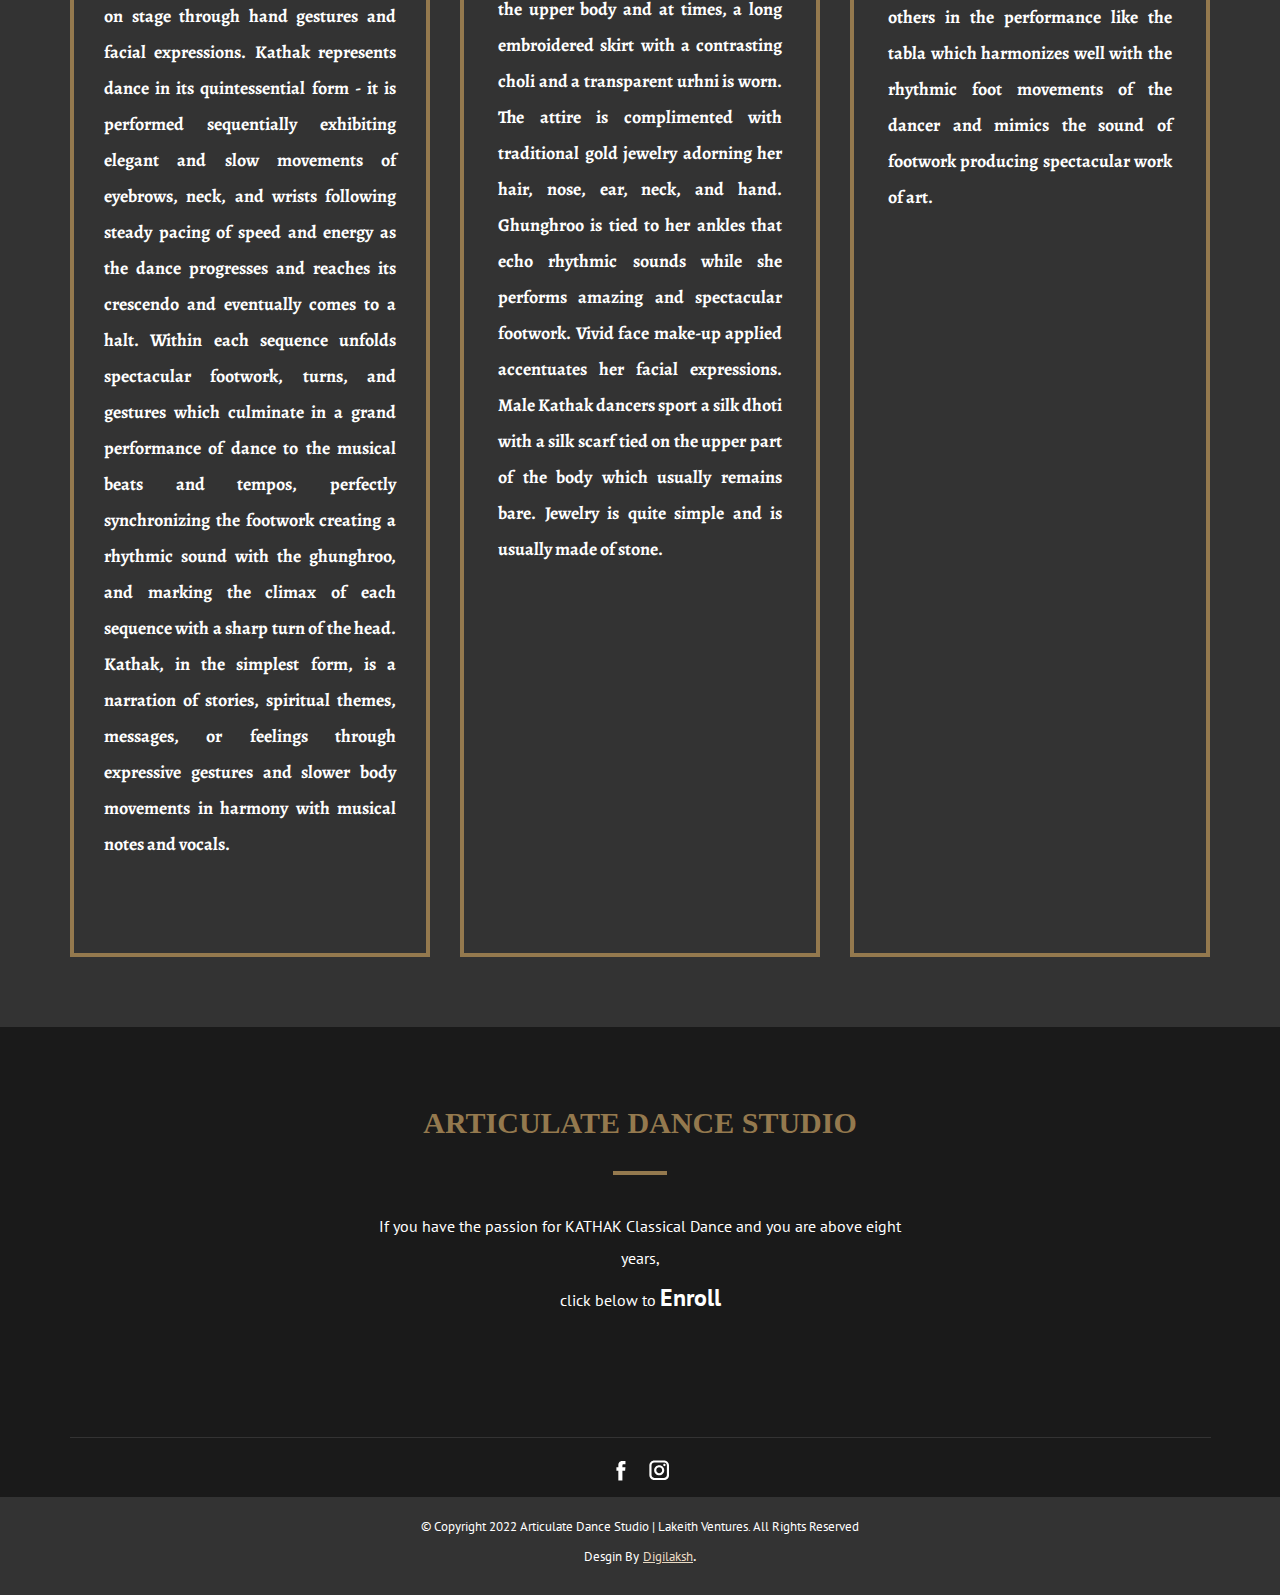
<file: Home.html>
<!DOCTYPE html>
<html style="font-size: 16px;"><head>
    <meta name="viewport" content="width=device-width, initial-scale=1.0">
    <meta charset="utf-8">
    <meta name="keywords" content="Miles Davis and John Coltrane&amp;apos;s &amp;apos;Final Tour&amp;apos;, Jazz Today:, FEATURED EVENTS, concert&nbsp;GALLERY">
    <meta name="description" content="">
    <title>Home</title>
    <link rel="stylesheet" href="nicepage.css" media="screen">
<link rel="stylesheet" href="Home.css" media="screen">
    <script class="u-script" type="text/javascript" src="jquery.js" defer=""></script>
    <script class="u-script" type="text/javascript" src="nicepage.js" defer=""></script>
    <meta name="generator" content="Nicepage 4.13.1, nicepage.com">
    
    <link id="u-theme-google-font" rel="stylesheet" href="https://fonts.googleapis.com/css?family=PT+Sans:400,400i,700,700i">
    <link id="u-page-google-font" rel="stylesheet" href="https://fonts.googleapis.com/css?family=Alegreya:400,400i,500,500i,600,600i,700,700i,800,800i,900,900i">
    
    
    
    
    
    
    
    <script type="application/ld+json">{
		"@context": "http://schema.org",
		"@type": "Organization",
		"name": "",
		"sameAs": []
}</script>
    <meta name="theme-color" content="#94794e">
    <meta property="og:title" content="Home">
    <meta property="og:type" content="website">
  </head>
  <body class="u-body u-white u-xl-mode"> 
    <section class="u-clearfix u-image u-shading u-section-1" src="" id="sec-e0c3" data-image-width="5472" data-image-height="3648">
      <div class="u-clearfix u-sheet u-sheet-1">
        <div class="u-clearfix u-layout-wrap u-layout-wrap-1">
          <div class="u-layout">
            <div class="u-layout-col">
              <div class="u-align-center u-container-style u-layout-cell u-left-cell u-right-cell u-size-30 u-layout-cell-1">
                <div class="u-container-layout">
                  <h1 class="u-heading-font u-text u-text-custom-color-1 u-title u-text-1">ARTICULATE DANCE STUDIO</h1>
                </div>
              </div>
              <div class="u-align-left u-container-style u-layout-cell u-left-cell u-right-cell u-similar-fill u-size-30 u-layout-cell-2">
                <div class="u-container-layout u-container-layout-2">
                  <a href="Contact.html" class="u-black u-border-2 u-border-palette-1-base u-btn u-button-style u-hover-grey-50 u-text-body-alt-color u-btn-1" target="_blank" data-animation-name="bounceIn" data-animation-duration="1000" data-animation-direction="">enroll now</a>
                  <p class="u-custom-font u-large-text u-text u-text-font u-text-variant u-text-2">&nbsp;&nbsp;</p>
                </div>
              </div>
            </div>
          </div>
        </div>
      </div>
    </section>
    <section class="u-clearfix u-grey-90 u-section-2" id="sec-6383">
      <div class="u-clearfix u-sheet u-sheet-1">
        <div class="u-align-center-lg u-align-center-md u-container-style u-expanded-width-lg u-expanded-width-md u-expanded-width-sm u-expanded-width-xs u-group u-similar-fill u-group-1">
          <div class="u-container-layout u-container-layout-1">
            <h2 class="u-align-center-sm u-align-center-xl u-align-center-xs u-text u-text-palette-1-base u-text-1"> History of Kathak</h2>
            <div class="u-border-4 u-border-palette-1-base u-line u-line-horizontal u-line-1"></div>
            <p class="u-align-center-sm u-align-center-xs u-align-justify-xl u-custom-font u-text u-text-2">
              <span style="font-size: 1.5rem;"> K</span>athak as seen today is a beautiful Hindu Dance Art that has won the status of one of the Classical Dance forms of the country. It has a hoary history that goes back to the times of the Puranas. What used to be the art of storytelling, to spiritually and morally uplift, by the wandering Bards in the Northern parts of India, sought patronage in the Temples before it landed as an art of both spirituality and entertainment in the courts of the Hindu Kings. On Islam rulers settling in the soils of India, the art was gilded by their patronage in their durbars focusing on the technical virtuosity of the form. What went underground during the British times, resurfaced highly enriched as we see today. The Fast spins, after it unleashes high energy, that comes to freeze into a statuesque pose and proceed to dexterously manipulate the cadence of the ankle bells to create a audio imagery is the signature moves of this art form. Articulate Dance Studios has in its mission to preserve the beauty and spiritual content for posterity through its discerning students who take the art form forward.
            </p>
          </div>
        </div>
      </div>
    </section>
    <section class="u-clearfix u-section-3" id="sec-afbe">
      <div class="u-clearfix u-sheet u-sheet-1">
        <div class="u-clearfix u-expanded-width u-layout-wrap u-layout-wrap-1">
          <div class="u-layout">
            <div class="u-layout-col">
              <div class="u-size-20 u-size-60-md">
                <div class="u-layout-col">
                  <div class="u-container-style u-image u-layout-cell u-left-cell u-right-cell u-shading u-size-60 u-image-1" data-image-width="5760" data-image-height="3840">
                    <div class="u-container-layout">
                      <div class="u-border-4 u-border-palette-1-base u-shape u-shape-rectangle u-shape-1"></div>
                    </div>
                  </div>
                </div>
              </div>
              <div class="u-size-40 u-size-60-md">
                <div class="u-layout-row">
                  <div class="u-container-style u-grey-90 u-layout-cell u-left-cell u-size-28 u-layout-cell-2">
                    <div class="u-container-layout">
                      <img class="u-image u-image-2" src="images/WhatsAppImage2022-06-15at9.23.00PM.jpeg" data-image-width="853" data-image-height="1280" data-animation-name="bounceIn" data-animation-duration="1000" data-animation-direction="">
                    </div>
                  </div>
                  <div class="u-container-style u-grey-90 u-layout-cell u-right-cell u-size-32 u-layout-cell-3">
                    <div class="u-container-layout u-valign-middle-sm u-container-layout-3">
                      <h3 class="u-text u-text-palette-1-base u-text-1">mysore b nagaraj</h3>
                      <div class="u-border-4 u-border-palette-1-base u-line u-line-horizontal u-line-1"></div>
                      <p class="u-align-justify u-custom-font u-text u-text-2"><b>
                          <span style="font-size: 1.125rem;">G</span>
                          <span style="font-size: 1.125rem;">uru Mysore B Nagaraj is a graduate of the Natya Institute of Kathak &amp; Choreography and a disciple of Dr. Maya Rao. He was a visiting scholar at Michigan State University. After two and a half decades of an illustrious life doing performances both in India and the world over and another decade spent teaching, Guru Nataraj decided to establish Articulate Dance Studio in the city of Bangalore, a unit of Articulate Trust for Arts to train &amp; impart the diminishing art and tradition of Kathak to the aspirants of the art form. Articulate Dance Studio is also the result of his revival mission and a strong motivation to encourage people of all ages especially men to explore the mystical art form of ancient India. Many of his disciples received training in Jaipur, Lucknow, and Banaras Gharana and went on to carve a niche for themselves in the respective classical dance forms. The studio follows in the footsteps of the Kathak philosophies laid out by Shambhu Maharaj Ji and Sundarprasad Ji. Under the leadership of Guru Mysore B Nagaraj, the studio's very own performing art group has performed on esteemed stages and won prestigious awards. The choreographic works produced by the studio have received world acclaim and high praises.&nbsp;</span></b>
                        <span style="font-size: 1.125rem;">
                          <br>
                        </span>
                        <br>
                      </p>
                    </div>
                  </div>
                </div>
              </div>
            </div>
          </div>
        </div>
      </div>
    </section>
    <section class="u-clearfix u-grey-90 u-section-4" id="sec-d4fb">
      <div class="u-clearfix u-sheet u-sheet-1">
        <div class="u-align-center-lg u-align-center-md u-container-style u-expanded-width-lg u-expanded-width-md u-expanded-width-sm u-expanded-width-xs u-group u-similar-fill u-group-1">
          <div class="u-container-layout u-container-layout-1">
            <h6 class="u-align-center-sm u-align-center-xl u-align-center-xs u-custom-font u-heading-font u-text u-text-1">culture news</h6>
            <h2 class="u-align-center-sm u-align-center-xl u-align-center-xs u-text u-text-palette-1-base u-text-2">international dance festival</h2>
            <div class="u-border-4 u-border-palette-1-base u-line u-line-horizontal u-line-1"></div>
          </div>
        </div>
        <div class="u-clearfix u-expanded-width u-gutter-30 u-layout-spacing-vertical u-layout-wrap u-layout-wrap-1">
          <div class="u-gutter-0 u-layout">
            <div class="u-layout-row">
              <div class="u-align-left u-container-style u-layout-cell u-left-cell u-similar-fill u-size-30 u-layout-cell-1">
                <div class="u-container-layout">
                  <img src="images/03prabandh2.jpg" alt="" class="u-align-left u-image u-image-1" data-image-width="5472" data-image-height="3648" data-animation-name="bounceIn" data-animation-duration="1000" data-animation-direction="">
                  <div class="u-align-left u-border-4 u-border-color-1-base u-shape u-shape-1"></div>
                  <img src="images/08matabhavani2.jpg" alt="" class="u-align-left u-image u-image-2" data-image-width="5472" data-image-height="3648" data-animation-name="bounceIn" data-animation-duration="1000" data-animation-direction="">
                  <div class="u-align-left u-border-4 u-border-color-1-base u-shape u-shape-2"></div>
                </div>
              </div>
              <div class="u-align-left u-container-style u-layout-cell u-right-cell u-similar-fill u-size-30 u-layout-cell-2">
                <div class="u-container-layout">
                  <img src="images/07geettriwat1.jpg" alt="" class="u-align-left u-image u-image-3" data-image-width="1600" data-image-height="1067" data-animation-name="bounceIn" data-animation-duration="1000" data-animation-direction="">
                  <div class="u-align-left u-border-4 u-border-color-1-base u-shape u-shape-3"></div>
                  <img src="images/10-11.JPG" alt="" class="u-align-left u-image u-image-4" data-image-width="5760" data-image-height="3840" data-animation-name="bounceIn" data-animation-duration="1000" data-animation-direction="">
                  <div class="u-align-left u-border-4 u-border-color-1-base u-shape u-shape-4"></div>
                </div>
              </div>
            </div>
          </div>
        </div>
      </div>
    </section>
    <section class="u-clearfix u-grey-90 u-section-5" id="sec-4807">
      <div class="u-clearfix u-sheet u-sheet-1">
        <div class="u-align-center-lg u-align-center-md u-align-center-xl u-align-center-xs u-container-style u-expanded-width-lg u-expanded-width-md u-expanded-width-sm u-expanded-width-xs u-group u-similar-fill u-group-1">
          <div class="u-container-layout u-valign-middle u-container-layout-1">
            <h2 class="u-align-center-sm u-text u-text-palette-1-base u-text-1">accomplishments of disciples</h2>
            <div class="u-border-4 u-border-palette-1-base u-line u-line-horizontal u-line-1"></div>
          </div>
        </div>
        <div class="u-align-left u-border-4 u-border-color-1-base u-shape u-shape-1"></div>
        <div class="u-clearfix u-expanded-width u-gutter-28 u-layout-wrap u-layout-wrap-1">
          <div class="u-gutter-0 u-layout">
            <div class="u-layout-row">
              <div class="u-size-30 u-size-60-md">
                <div class="u-layout-row">
                  <div class="u-container-style u-image u-layout-cell u-left-cell u-size-60 u-image-1" data-image-width="3840" data-image-height="5760" data-animation-name="pulse" data-animation-duration="1000" data-animation-direction="">
                    <div class="u-container-layout"></div>
                  </div>
                </div>
              </div>
              <div class="u-size-30 u-size-60-md">
                <div class="u-layout-col">
                  <div class="u-size-40">
                    <div class="u-layout-row">
                      <div class="u-container-style u-image u-layout-cell u-right-cell u-size-60 u-image-2" data-image-width="978" data-image-height="1280" data-animation-name="pulse" data-animation-duration="1000" data-animation-direction="">
                        <div class="u-container-layout"></div>
                      </div>
                    </div>
                  </div>
                  <div class="u-size-20">
                    <div class="u-layout-row">
                      <div class="u-container-style u-image u-layout-cell u-size-30 u-image-3" data-image-width="5472" data-image-height="3648" data-animation-name="pulse" data-animation-duration="1000" data-animation-direction="">
                        <div class="u-container-layout"></div>
                      </div>
                      <div class="u-container-style u-image u-layout-cell u-right-cell u-size-30 u-image-4" data-image-width="5184" data-image-height="3456" data-animation-name="pulse" data-animation-duration="1000" data-animation-direction="">
                        <div class="u-container-layout"></div>
                      </div>
                    </div>
                  </div>
                </div>
              </div>
            </div>
          </div>
        </div>
      </div>
    </section>
    <section class="u-clearfix u-grey-80 u-section-6" src="" id="sec-4266">
      <div class="u-clearfix u-sheet u-sheet-1">
        <div class="u-clearfix u-expanded-width u-gutter-30 u-layout-wrap u-layout-wrap-1">
          <div class="u-gutter-0 u-layout">
            <div class="u-layout-row">
              <div class="u-container-style u-layout-cell u-left-cell u-size-20 u-size-20-md u-layout-cell-1">
                <div class="u-border-4 u-border-palette-1-base u-container-layout u-valign-top u-container-layout-1"><span class="u-file-icon u-icon u-text-white u-icon-1"><img src="images/2146448.png" alt=""></span>
                  <h3 class="u-align-center u-text u-text-palette-1-base u-text-1"><b>Repertoire&nbsp;</b>
                  </h3>
                  <p class="u-align-justify u-custom-font u-text u-text-2"><b>Kathak is characterized by rich tradition and meticulous rituals. An invocation to Hindu gods &amp; goddesses precedes any performance followed by offering respect to gurus and musicians on stage through hand gestures and facial expressions. Kathak represents dance in its quintessential form - it is performed sequentially exhibiting elegant and slow movements of eyebrows, neck, and wrists following steady pacing of speed and energy as the dance progresses and reaches its crescendo and eventually comes to a halt. Within each sequence unfolds spectacular footwork, turns, and gestures which culminate in a grand performance of dance to the musical beats and tempos, perfectly synchronizing the footwork creating a rhythmic sound with the ghunghroo, and marking the climax of each sequence with a sharp turn of the head. Kathak, in the simplest form, is a narration of stories, spiritual themes, messages, or feelings through expressive gestures and slower body movements in harmony with musical notes and vocals.</b>
                  </p>
                </div>
              </div>
              <div class="u-container-style u-layout-cell u-size-20 u-size-20-md u-layout-cell-2">
                <div class="u-border-4 u-border-palette-1-base u-container-layout"><span class="u-file-icon u-icon u-icon-2"><img src="images/Untitled-1-01.png" alt=""></span>
                  <h3 class="u-align-center u-text u-text-palette-1-base u-text-3"><b>Attire&nbsp;</b>
                  </h3>
                  <p class="u-align-justify u-custom-font u-text u-text-4"><b>Kathak embodies culture through costume. Both males and females don similar attire. A female dancer sports a sari in a fashionable way complimented with a choli that covers the upper body and at times, a long embroidered skirt with a contrasting choli and a transparent urhni is worn. The attire is complimented with traditional gold jewelry adorning her hair, nose, ear, neck, and hand. Ghunghroo is tied to her ankles that echo rhythmic sounds while she performs amazing and spectacular footwork. Vivid face make-up applied accentuates her facial expressions. Male Kathak dancers sport a silk dhoti with a silk scarf tied on the upper part of the body which usually remains bare. Jewelry is quite simple and is usually made of stone.</b>
                  </p>
                </div>
              </div>
              <div class="u-container-style u-layout-cell u-right-cell u-size-20 u-size-20-md u-layout-cell-3">
                <div class="u-border-4 u-border-palette-1-base u-container-layout"><span class="u-file-icon u-icon u-icon-3"><img src="images/Untitled-1-02.png" alt=""></span>
                  <h3 class="u-align-center u-text u-text-palette-1-base u-text-5"><b>Music&nbsp;</b>
                  </h3>
                  <p class="u-align-justify u-custom-font u-text u-text-6">
                    <span style="font-size: 1.125rem;"></span><b>
                      <span style="font-size: 1.125rem;">A Kathak performance may include a range of classical instruments hinging on the effect and depth the dancer intends to create. Nonetheless, some instruments are preferred more than others in the performance like the tabla which harmonizes well with the rhythmic foot movements of the dancer and mimics the sound of footwork producing spectacular work of art.</span>
                      <br></b>
                  </p>
                </div>
              </div>
            </div>
          </div>
        </div>
      </div>
    </section>
    
    
    <footer class="u-clearfix u-footer u-grey-90" id="sec-6942"><div class="u-clearfix u-sheet u-sheet-1">
        <div class="u-align-center u-container-style u-group u-similar-fill u-group-1">
          <div class="u-container-layout u-valign-middle u-container-layout-1">
            <h3 class="u-custom-font u-heading-font u-text u-text-palette-1-base u-text-1"> ARTICULATE DANCE STUDIO</h3>
            <div class="u-border-4 u-border-palette-1-base u-line u-line-horizontal u-line-1"></div>
            <p class="u-text u-text-2">If you have the passion for KATHAK Classical Dance and you are above eight years,<br>click below to<span style="font-weight: 700;">
                <span style="font-size: 1.5rem;">Enroll</span>
              </span>
            </p>
            <a href="Contact.html" class="u-border-none u-btn u-button-style u-hover-palette-1-dark-1 u-palette-1-base u-btn-1" data-animation-name="customAnimationIn" data-animation-duration="1000">Enroll</a>
          </div>
        </div>
        <div class="u-border-1 u-border-grey-80 u-line u-line-horizontal u-line-2"></div>
        <div class="u-align-left u-social-icons u-spacing-13 u-social-icons-1">
          <a class="u-social-url" target="_blank" href="https://www.facebook.com/Articulate-Dance-Studio-105452342210686/?ref=pages_you_manage"><span class="u-icon u-icon-circle u-social-facebook u-social-icon u-icon-1"><svg class="u-svg-link" preserveAspectRatio="xMidYMin slice" viewBox="0 0 112.2 112.2" style="undefined"><use xmlns:xlink="http://www.w3.org/1999/xlink" xlink:href="#svg-1e21"></use></svg><svg x="0px" y="0px" viewBox="0 0 112.2 112.2" enable-background="new 0 0 112.2 112.2" xml:space="preserve" id="svg-1e21" class="u-svg-content"><path d="M75.5,28.8H65.4c-1.5,0-4,0.9-4,4.3v9.4h13.9l-1.5,15.8H61.4v45.1H42.8V58.3h-8.8V42.4h8.8V32.2 c0-7.4,3.4-18.8,18.8-18.8h13.8v15.4H75.5z"></path></svg></span>
          </a>
          <a class="u-social-url" target="_blank" href=""><span class="u-icon u-icon-circle u-social-icon u-social-instagram u-icon-2"><svg class="u-svg-link" preserveAspectRatio="xMidYMin slice" viewBox="0 0 112.2 112.2" style="undefined"><use xmlns:xlink="http://www.w3.org/1999/xlink" xlink:href="#svg-113c"></use></svg><svg x="0px" y="0px" viewBox="0 0 112.2 112.2" enable-background="new 0 0 112.2 112.2" xml:space="preserve" id="svg-113c" class="u-svg-content"><path d="M55.9,32.9c-12.8,0-23.2,10.4-23.2,23.2s10.4,23.2,23.2,23.2s23.2-10.4,23.2-23.2S68.7,32.9,55.9,32.9z M55.9,69.4c-7.4,0-13.3-6-13.3-13.3c-0.1-7.4,6-13.3,13.3-13.3s13.3,6,13.3,13.3C69.3,63.5,63.3,69.4,55.9,69.4z"></path><path d="M79.7,26.8c-3,0-5.4,2.5-5.4,5.4s2.5,5.4,5.4,5.4c3,0,5.4-2.5,5.4-5.4S82.7,26.8,79.7,26.8z"></path><path d="M78.2,11H33.5C21,11,10.8,21.3,10.8,33.7v44.7c0,12.6,10.2,22.8,22.7,22.8h44.7c12.6,0,22.7-10.2,22.7-22.7 V33.7C100.8,21.1,90.6,11,78.2,11z M91,78.4c0,7.1-5.8,12.8-12.8,12.8H33.5c-7.1,0-12.8-5.8-12.8-12.8V33.7 c0-7.1,5.8-12.8,12.8-12.8h44.7c7.1,0,12.8,5.8,12.8,12.8V78.4z"></path></svg></span>
          </a>
        </div>
      </div></footer>
    <section class="u-backlink u-clearfix u-grey-80">
      
        <span>© Copyright 2022 Articulate Dance Studio | Lakeith Ventures. All Rights Reserved<br></span>
      </a>
      <p class="u-text">
        <span>Desgin By</span>
      </p>
      <a class="u-link" href="https://digilaksh.com/" target="_blank">
        <span>Digilaksh</span>
      </a>. 
    </section>
  
</body></html>
</file>
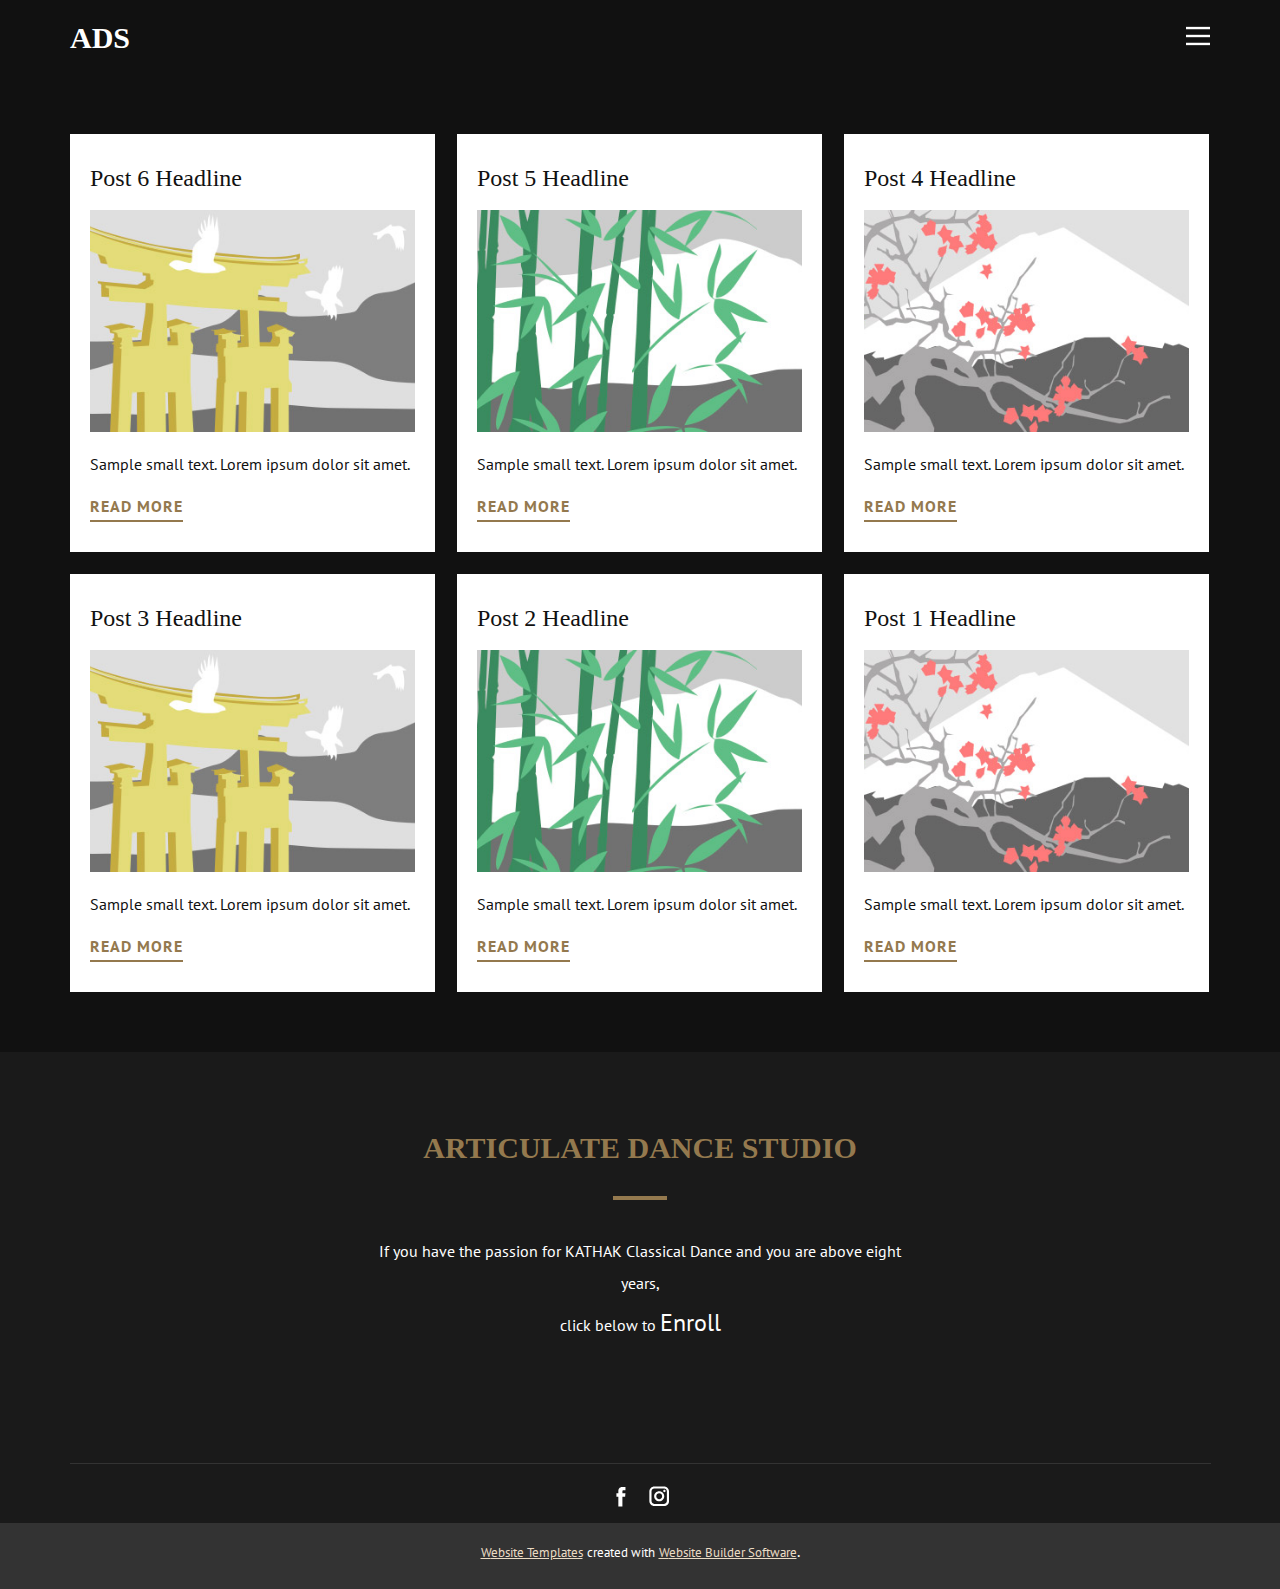
<file: blog/blog.html>
<html style="font-size: 16px;"><head>
    <meta name="viewport" content="width=device-width, initial-scale=1.0">
    <meta charset="utf-8">
    <meta name="keywords" content="">
    <meta name="description" content="">
    <title>Blog Template</title>
    <link rel="stylesheet" href="../nicepage.css" media="screen">
<link rel="stylesheet" href="../Blog-Template.css" media="screen">
    <script class="u-script" type="text/javascript" src="../jquery.js" defer=""></script>
    <script class="u-script" type="text/javascript" src="../nicepage.js" defer=""></script>
    <meta name="generator" content="Nicepage 4.13.1, nicepage.com">
    <link id="u-theme-google-font" rel="stylesheet" href="https://fonts.googleapis.com/css?family=PT+Sans:400,400i,700,700i">
    
    
    <script type="application/ld+json">{
		"@context": "http://schema.org",
		"@type": "Organization",
		"name": "",
		"sameAs": []
}</script>
    <meta name="theme-color" content="#94794e">
  </head>
  <body class="u-body u-xl-mode"><header class="u-clearfix u-header" id="sec-489d"><div class="u-align-left u-clearfix u-sheet u-sheet-1">
        <h3 class="u-align-left-xs u-headline u-text u-text-body-alt-color u-text-1">
          <a href="/">ads</a>
        </h3>
        <nav class="u-menu u-menu-dropdown u-offcanvas u-menu-1" data-responsive-from="XL">
          <div class="menu-collapse">
            <a class="u-button-style u-nav-link u-text-body-alt-color" href="#" style="padding: 8px 0px;">
              <svg class="u-svg-link" preserveAspectRatio="xMidYMin slice" viewBox="0 0 302 302" style="undefined"><use xmlns:xlink="http://www.w3.org/1999/xlink" xlink:href="#svg-a760"></use></svg>
              <svg xmlns="http://www.w3.org/2000/svg" xmlns:xlink="http://www.w3.org/1999/xlink" version="1.1" id="svg-a760" x="0px" y="0px" viewBox="0 0 302 302" style="enable-background:new 0 0 302 302;" xml:space="preserve" class="u-svg-content"><g><rect y="36" width="302" height="30"></rect><rect y="236" width="302" height="30"></rect><rect y="136" width="302" height="30"></rect>
</g><g></g><g></g><g></g><g></g><g></g><g></g><g></g><g></g><g></g><g></g><g></g><g></g><g></g><g></g><g></g></svg>
            </a>
          </div>
          <div class="u-nav-container">
            <ul class="u-nav u-spacing-25 u-unstyled"><li class="u-nav-item"><a class="u-bold u-btn-text u-button-style u-nav-link" href="../Home.html" style="padding: 14px 30px;">Home</a>
</li><li class="u-nav-item"><a class="u-bold u-btn-text u-button-style u-nav-link" href="../Contact.html" style="padding: 14px 30px;">Contact</a>
</li></ul>
          </div>
          <div class="u-nav-container-collapse">
            <div class="u-black u-container-style u-inner-container-layout u-opacity u-opacity-95 u-sidenav">
              <div class="u-inner-container-layout u-sidenav-overflow">
                <div class="u-menu-close"></div>
                <ul class="u-align-center u-nav u-popupmenu-items u-unstyled u-nav-2"><li class="u-nav-item"><a class="u-bold u-btn-text u-button-style u-nav-link" href="../Home.html" style="padding: 14px 30px;">Home</a>
</li><li class="u-nav-item"><a class="u-bold u-btn-text u-button-style u-nav-link" href="../Contact.html" style="padding: 14px 30px;">Contact</a>
</li></ul>
              </div>
            </div>
            <div class="u-black u-menu-overlay u-opacity u-opacity-70"></div>
          </div>
        </nav>
      </div></header>
    <section class="u-clearfix u-section-1" id="sec-8919">
      <div class="u-clearfix u-sheet u-valign-middle u-sheet-1"><!--blog--><!--blog_options_json--><!--{"type":"Recent","source":"","tags":"","count":""}--><!--/blog_options_json-->
        <div class="u-blog u-expanded-width u-repeater u-repeater-1"><!--blog_post-->
          <div class="u-blog-post u-container-style u-repeater-item u-white u-repeater-item-1">
            <div class="u-container-layout u-similar-container u-valign-top u-container-layout-1"><!--blog_post_header-->
              <h4 class="u-blog-control u-text u-text-1">
                <a class="u-post-header-link" href="../blog/post-5.html">Post 6 Headline</a>
              </h4><!--/blog_post_header--><!--blog_post_image-->
              <a class="u-post-header-link" href="../blog/post-5.html"><img alt="" class="u-blog-control u-expanded-width u-image u-image-default u-image-1" src="[data-uri]"></a><!--/blog_post_image--><!--blog_post_content-->
              <div class="u-blog-control u-post-content u-text u-text-2 fr-view">Sample small text. Lorem ipsum dolor sit amet.</div><!--/blog_post_content--><!--blog_post_readmore-->
              <a href="../blog/post-5.html" class="u-blog-control u-border-2 u-border-palette-1-base u-btn u-btn-rectangle u-button-style u-none u-btn-1"><!--blog_post_readmore_content--><!--options_json--><!--{"content":"","defaultValue":"Read More"}--><!--/options_json-->Read More<!--/blog_post_readmore_content--></a><!--/blog_post_readmore-->
            </div>
          </div><div class="u-blog-post u-container-style u-repeater-item u-video-cover u-white">
            <div class="u-container-layout u-similar-container u-valign-top u-container-layout-2"><!--blog_post_header-->
              <h4 class="u-blog-control u-text u-text-3">
                <a class="u-post-header-link" href="../blog/post-4.html">Post 5 Headline</a>
              </h4><!--/blog_post_header--><!--blog_post_image-->
              <a class="u-post-header-link" href="../blog/post-4.html"><img alt="" class="u-blog-control u-expanded-width u-image u-image-default u-image-2" src="[data-uri]"></a><!--/blog_post_image--><!--blog_post_content-->
              <div class="u-blog-control u-post-content u-text u-text-4 fr-view">Sample small text. Lorem ipsum dolor sit amet.</div><!--/blog_post_content--><!--blog_post_readmore-->
              <a href="../blog/post-4.html" class="u-blog-control u-border-2 u-border-palette-1-base u-btn u-btn-rectangle u-button-style u-none u-btn-2"><!--blog_post_readmore_content--><!--options_json--><!--{"content":"","defaultValue":"Read More"}--><!--/options_json-->Read More<!--/blog_post_readmore_content--></a><!--/blog_post_readmore-->
            </div>
          </div><div class="u-blog-post u-container-style u-repeater-item u-video-cover u-white">
            <div class="u-container-layout u-similar-container u-valign-top u-container-layout-3"><!--blog_post_header-->
              <h4 class="u-blog-control u-text u-text-5">
                <a class="u-post-header-link" href="../blog/post-3.html">Post 4 Headline</a>
              </h4><!--/blog_post_header--><!--blog_post_image-->
              <a class="u-post-header-link" href="../blog/post-3.html"><img alt="" class="u-blog-control u-expanded-width u-image u-image-default u-image-3" src="[data-uri]"></a><!--/blog_post_image--><!--blog_post_content-->
              <div class="u-blog-control u-post-content u-text u-text-6 fr-view">Sample small text. Lorem ipsum dolor sit amet.</div><!--/blog_post_content--><!--blog_post_readmore-->
              <a href="../blog/post-3.html" class="u-blog-control u-border-2 u-border-palette-1-base u-btn u-btn-rectangle u-button-style u-none u-btn-3"><!--blog_post_readmore_content--><!--options_json--><!--{"content":"","defaultValue":"Read More"}--><!--/options_json-->Read More<!--/blog_post_readmore_content--></a><!--/blog_post_readmore-->
            </div>
          </div><div class="u-blog-post u-container-style u-repeater-item u-white u-repeater-item-1">
            <div class="u-container-layout u-similar-container u-valign-top u-container-layout-1"><!--blog_post_header-->
              <h4 class="u-blog-control u-text u-text-1">
                <a class="u-post-header-link" href="../blog/post-2.html">Post 3 Headline</a>
              </h4><!--/blog_post_header--><!--blog_post_image-->
              <a class="u-post-header-link" href="../blog/post-2.html"><img alt="" class="u-blog-control u-expanded-width u-image u-image-default u-image-1" src="[data-uri]"></a><!--/blog_post_image--><!--blog_post_content-->
              <div class="u-blog-control u-post-content u-text u-text-2 fr-view">Sample small text. Lorem ipsum dolor sit amet.</div><!--/blog_post_content--><!--blog_post_readmore-->
              <a href="../blog/post-2.html" class="u-blog-control u-border-2 u-border-palette-1-base u-btn u-btn-rectangle u-button-style u-none u-btn-1"><!--blog_post_readmore_content--><!--options_json--><!--{"content":"","defaultValue":"Read More"}--><!--/options_json-->Read More<!--/blog_post_readmore_content--></a><!--/blog_post_readmore-->
            </div>
          </div><div class="u-blog-post u-container-style u-repeater-item u-video-cover u-white">
            <div class="u-container-layout u-similar-container u-valign-top u-container-layout-2"><!--blog_post_header-->
              <h4 class="u-blog-control u-text u-text-3">
                <a class="u-post-header-link" href="../blog/post-1.html">Post 2 Headline</a>
              </h4><!--/blog_post_header--><!--blog_post_image-->
              <a class="u-post-header-link" href="../blog/post-1.html"><img alt="" class="u-blog-control u-expanded-width u-image u-image-default u-image-2" src="[data-uri]"></a><!--/blog_post_image--><!--blog_post_content-->
              <div class="u-blog-control u-post-content u-text u-text-4 fr-view">Sample small text. Lorem ipsum dolor sit amet.</div><!--/blog_post_content--><!--blog_post_readmore-->
              <a href="../blog/post-1.html" class="u-blog-control u-border-2 u-border-palette-1-base u-btn u-btn-rectangle u-button-style u-none u-btn-2"><!--blog_post_readmore_content--><!--options_json--><!--{"content":"","defaultValue":"Read More"}--><!--/options_json-->Read More<!--/blog_post_readmore_content--></a><!--/blog_post_readmore-->
            </div>
          </div><div class="u-blog-post u-container-style u-repeater-item u-video-cover u-white">
            <div class="u-container-layout u-similar-container u-valign-top u-container-layout-3"><!--blog_post_header-->
              <h4 class="u-blog-control u-text u-text-5">
                <a class="u-post-header-link" href="../blog/post.html">Post 1 Headline</a>
              </h4><!--/blog_post_header--><!--blog_post_image-->
              <a class="u-post-header-link" href="../blog/post.html"><img alt="" class="u-blog-control u-expanded-width u-image u-image-default u-image-3" src="[data-uri]"></a><!--/blog_post_image--><!--blog_post_content-->
              <div class="u-blog-control u-post-content u-text u-text-6 fr-view">Sample small text. Lorem ipsum dolor sit amet.</div><!--/blog_post_content--><!--blog_post_readmore-->
              <a href="../blog/post.html" class="u-blog-control u-border-2 u-border-palette-1-base u-btn u-btn-rectangle u-button-style u-none u-btn-3"><!--blog_post_readmore_content--><!--options_json--><!--{"content":"","defaultValue":"Read More"}--><!--/options_json-->Read More<!--/blog_post_readmore_content--></a><!--/blog_post_readmore-->
            </div>
          </div><!--/blog_post--><!--blog_post-->
          <!--/blog_post--><!--blog_post-->
          <!--/blog_post-->
        </div><!--/blog-->
      </div>
    </section>
    
    
    <footer class="u-clearfix u-footer u-grey-90" id="sec-6942"><div class="u-clearfix u-sheet u-sheet-1">
        <div class="u-container-style u-group u-similar-fill u-group-1">
          <div class="u-container-layout u-valign-middle u-container-layout-1">
            <h3 class="u-align-center u-custom-font u-heading-font u-text u-text-palette-1-base u-text-1"> ARTICULATE DANCE STUDIO</h3>
            <div class="u-border-4 u-border-palette-1-base u-line u-line-horizontal u-line-1"></div>
            <p class="u-align-center u-text u-text-2">If you have the passion for KATHAK Classical Dance and you are above eight years,<br>click below to <span style="font-size: 1.5rem;">Enroll</span>
            </p>
            <a href="https://nicepage.best" class="u-border-none u-btn u-button-style u-hover-palette-1-dark-1 u-palette-1-base u-btn-1" data-animation-name="customAnimationIn" data-animation-duration="1000">Enroll</a>
          </div>
        </div>
        <div class="u-border-1 u-border-grey-80 u-line u-line-horizontal u-line-2"></div>
        <div class="u-align-left u-social-icons u-spacing-13 u-social-icons-1">
          <a class="u-social-url" target="_blank" href=""><span class="u-icon u-icon-circle u-social-facebook u-social-icon u-icon-1"><svg class="u-svg-link" preserveAspectRatio="xMidYMin slice" viewBox="0 0 112.2 112.2" style="undefined"><use xmlns:xlink="http://www.w3.org/1999/xlink" xlink:href="#svg-1e21"></use></svg><svg x="0px" y="0px" viewBox="0 0 112.2 112.2" enable-background="new 0 0 112.2 112.2" xml:space="preserve" id="svg-1e21" class="u-svg-content"><path d="M75.5,28.8H65.4c-1.5,0-4,0.9-4,4.3v9.4h13.9l-1.5,15.8H61.4v45.1H42.8V58.3h-8.8V42.4h8.8V32.2 c0-7.4,3.4-18.8,18.8-18.8h13.8v15.4H75.5z"></path></svg></span>
          </a>
          <a class="u-social-url" target="_blank" href=""><span class="u-icon u-icon-circle u-social-icon u-social-instagram u-icon-2"><svg class="u-svg-link" preserveAspectRatio="xMidYMin slice" viewBox="0 0 112.2 112.2" style="undefined"><use xmlns:xlink="http://www.w3.org/1999/xlink" xlink:href="#svg-113c"></use></svg><svg x="0px" y="0px" viewBox="0 0 112.2 112.2" enable-background="new 0 0 112.2 112.2" xml:space="preserve" id="svg-113c" class="u-svg-content"><path d="M55.9,32.9c-12.8,0-23.2,10.4-23.2,23.2s10.4,23.2,23.2,23.2s23.2-10.4,23.2-23.2S68.7,32.9,55.9,32.9z M55.9,69.4c-7.4,0-13.3-6-13.3-13.3c-0.1-7.4,6-13.3,13.3-13.3s13.3,6,13.3,13.3C69.3,63.5,63.3,69.4,55.9,69.4z"></path><path d="M79.7,26.8c-3,0-5.4,2.5-5.4,5.4s2.5,5.4,5.4,5.4c3,0,5.4-2.5,5.4-5.4S82.7,26.8,79.7,26.8z"></path><path d="M78.2,11H33.5C21,11,10.8,21.3,10.8,33.7v44.7c0,12.6,10.2,22.8,22.7,22.8h44.7c12.6,0,22.7-10.2,22.7-22.7 V33.7C100.8,21.1,90.6,11,78.2,11z M91,78.4c0,7.1-5.8,12.8-12.8,12.8H33.5c-7.1,0-12.8-5.8-12.8-12.8V33.7 c0-7.1,5.8-12.8,12.8-12.8h44.7c7.1,0,12.8,5.8,12.8,12.8V78.4z"></path></svg></span>
          </a>
        </div>
      </div></footer>
    <section class="u-backlink u-clearfix u-grey-80">
      <a class="u-link" href="https://nicepage.com/website-templates" target="_blank">
        <span>Website Templates</span>
      </a>
      <p class="u-text">
        <span>created with</span>
      </p>
      <a class="u-link" href="" target="_blank">
        <span>Website Builder Software</span>
      </a>. 
    </section>
  
</body></html>
</file>
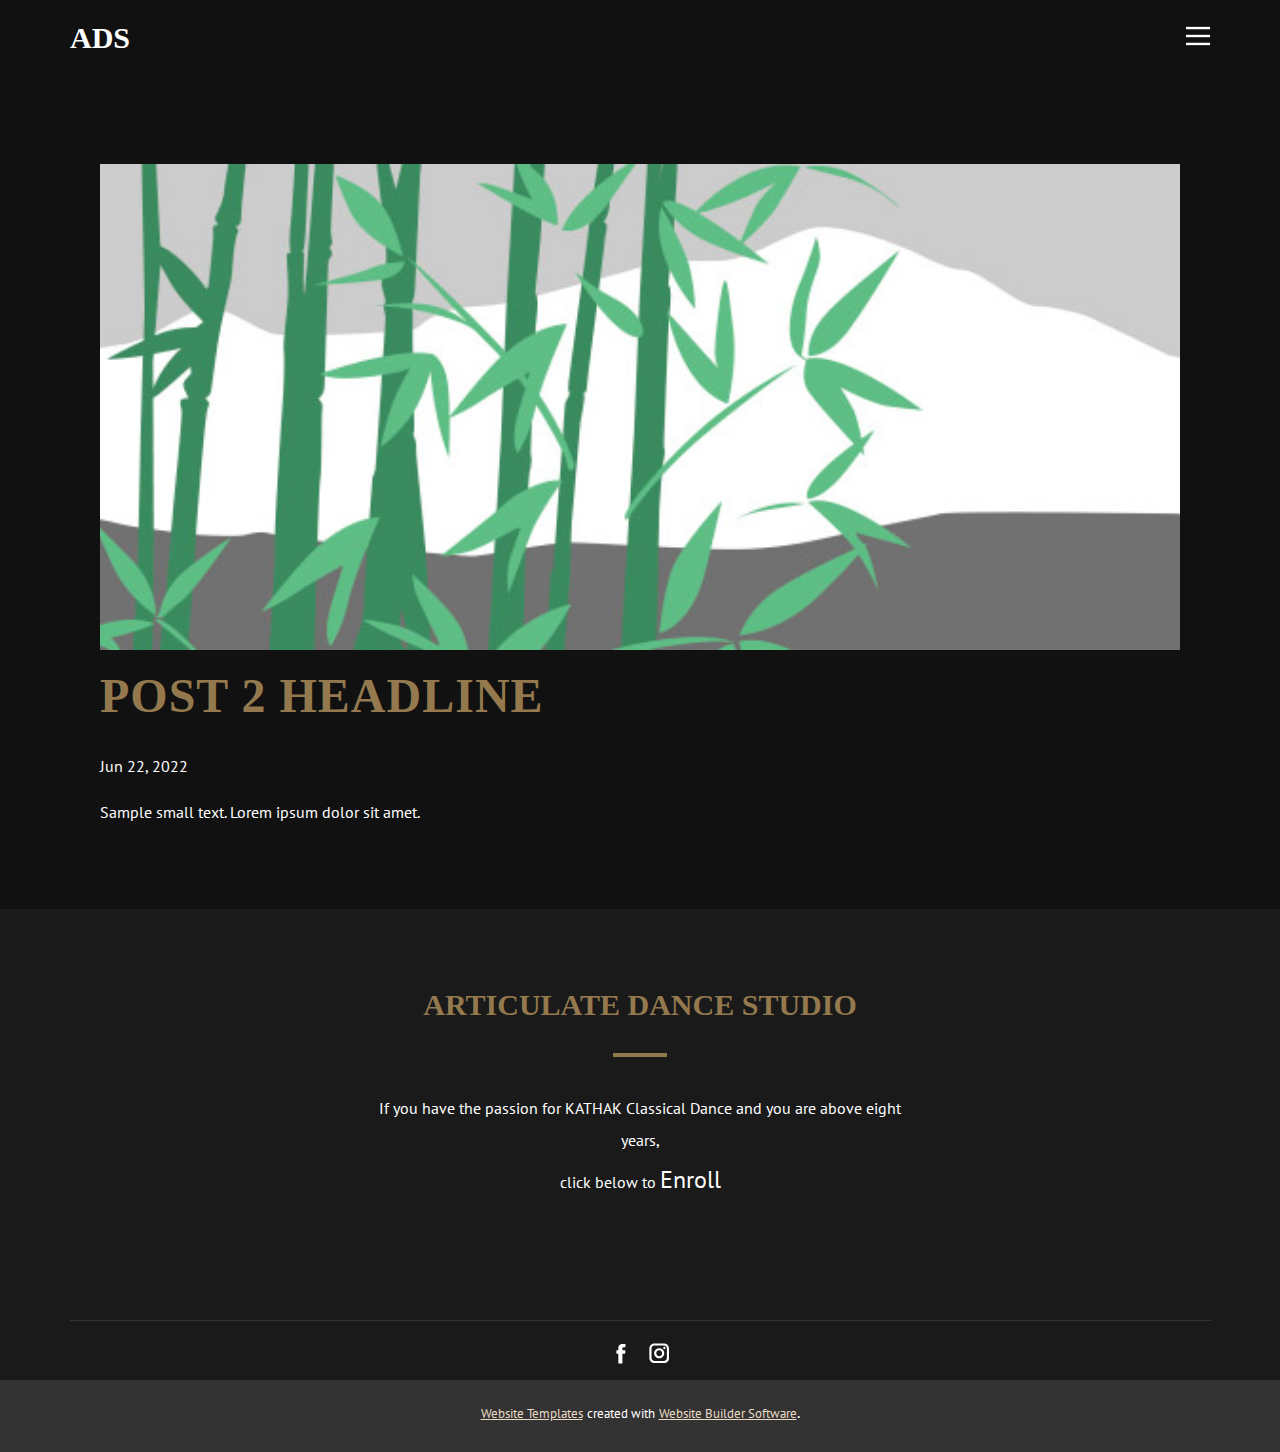
<file: blog/post-1.html>
<!doctype html>
<html style="font-size: 16px;"><head>
    <meta name="viewport" content="width=device-width, initial-scale=1.0">
    <meta charset="utf-8">
    <meta name="keywords" content="Post 1 Headline">
    <meta name="description" content="">
    <title>Post 2 Headline</title>
    <link rel="stylesheet" href="../nicepage.css" media="screen">
<link rel="stylesheet" href="../Post-Template.css" media="screen">
    <script class="u-script" type="text/javascript" src="../jquery.js" defer=""></script>
    <script class="u-script" type="text/javascript" src="../nicepage.js" defer=""></script>
    <meta name="generator" content="Nicepage 4.13.1, nicepage.com">
    <link id="u-theme-google-font" rel="stylesheet" href="https://fonts.googleapis.com/css?family=PT+Sans:400,400i,700,700i">
    
    
    <script type="application/ld+json">{
		"@context": "http://schema.org",
		"@type": "Organization",
		"name": "",
		"sameAs": []
}</script>
    <meta name="theme-color" content="#94794e">
  </head>
  <body class="u-body u-xl-mode"><header class="u-clearfix u-header" id="sec-489d"><div class="u-align-left u-clearfix u-sheet u-sheet-1">
        <h3 class="u-align-left-xs u-headline u-text u-text-body-alt-color u-text-1">
          <a href="/">ads</a>
        </h3>
        <nav class="u-menu u-menu-dropdown u-offcanvas u-menu-1" data-responsive-from="XL">
          <div class="menu-collapse">
            <a class="u-button-style u-nav-link u-text-body-alt-color" href="#" style="padding: 8px 0px;">
              <svg class="u-svg-link" preserveAspectRatio="xMidYMin slice" viewBox="0 0 302 302" style="undefined"><use xmlns:xlink="http://www.w3.org/1999/xlink" xlink:href="#svg-a760"></use></svg>
              <svg xmlns="http://www.w3.org/2000/svg" xmlns:xlink="http://www.w3.org/1999/xlink" version="1.1" id="svg-a760" x="0px" y="0px" viewBox="0 0 302 302" style="enable-background:new 0 0 302 302;" xml:space="preserve" class="u-svg-content"><g><rect y="36" width="302" height="30"></rect><rect y="236" width="302" height="30"></rect><rect y="136" width="302" height="30"></rect>
</g><g></g><g></g><g></g><g></g><g></g><g></g><g></g><g></g><g></g><g></g><g></g><g></g><g></g><g></g><g></g></svg>
            </a>
          </div>
          <div class="u-nav-container">
            <ul class="u-nav u-spacing-25 u-unstyled"><li class="u-nav-item"><a class="u-bold u-btn-text u-button-style u-nav-link" href="../Home.html" style="padding: 14px 30px;">Home</a>
</li><li class="u-nav-item"><a class="u-bold u-btn-text u-button-style u-nav-link" href="../Contact.html" style="padding: 14px 30px;">Contact</a>
</li></ul>
          </div>
          <div class="u-nav-container-collapse">
            <div class="u-black u-container-style u-inner-container-layout u-opacity u-opacity-95 u-sidenav">
              <div class="u-inner-container-layout u-sidenav-overflow">
                <div class="u-menu-close"></div>
                <ul class="u-align-center u-nav u-popupmenu-items u-unstyled u-nav-2"><li class="u-nav-item"><a class="u-bold u-btn-text u-button-style u-nav-link" href="../Home.html" style="padding: 14px 30px;">Home</a>
</li><li class="u-nav-item"><a class="u-bold u-btn-text u-button-style u-nav-link" href="../Contact.html" style="padding: 14px 30px;">Contact</a>
</li></ul>
              </div>
            </div>
            <div class="u-black u-menu-overlay u-opacity u-opacity-70"></div>
          </div>
        </nav>
      </div></header>
    <section class="u-align-center u-clearfix u-section-1" id="sec-557c">
      <div class="u-clearfix u-sheet u-valign-middle-md u-valign-middle-sm u-valign-middle-xs u-sheet-1"><!--post_details--><!--post_details_options_json--><!--{"source":""}--><!--/post_details_options_json--><!--blog_post-->
        <div class="u-container-style u-expanded-width u-post-details u-post-details-1">
          <div class="u-container-layout u-valign-middle u-container-layout-1"><!--blog_post_image-->
            <img alt="" class="u-blog-control u-expanded-width u-image u-image-default u-image-1" src="[data-uri]"><!--/blog_post_image--><!--blog_post_header-->
            <h2 class="u-blog-control u-text u-text-1">Post 2 Headline</h2><!--/blog_post_header--><!--blog_post_metadata-->
            <div class="u-blog-control u-metadata u-metadata-1"><!--blog_post_metadata_date-->
              <span class="u-meta-date u-meta-icon">Jun 22, 2022</span><!--/blog_post_metadata_date--><!--blog_post_metadata_category-->
              <!--/blog_post_metadata_category--><!--blog_post_metadata_comments-->
              <!--/blog_post_metadata_comments-->
            </div><!--/blog_post_metadata--><!--blog_post_content-->
            <div class="u-align-justify u-blog-control u-post-content u-text u-text-2 fr-view">
  Sample small text. Lorem ipsum dolor sit amet.
  </div><!--/blog_post_content-->
          </div>
        </div><!--/blog_post--><!--/post_details-->
      </div>
    </section>
    
    
    <footer class="u-clearfix u-footer u-grey-90" id="sec-6942"><div class="u-clearfix u-sheet u-sheet-1">
        <div class="u-container-style u-group u-similar-fill u-group-1">
          <div class="u-container-layout u-valign-middle u-container-layout-1">
            <h3 class="u-align-center u-custom-font u-heading-font u-text u-text-palette-1-base u-text-1"> ARTICULATE DANCE STUDIO</h3>
            <div class="u-border-4 u-border-palette-1-base u-line u-line-horizontal u-line-1"></div>
            <p class="u-align-center u-text u-text-2">If you have the passion for KATHAK Classical Dance and you are above eight years,<br>click below to <span style="font-size: 1.5rem;">Enroll</span>
            </p>
            <a href="https://nicepage.best" class="u-border-none u-btn u-button-style u-hover-palette-1-dark-1 u-palette-1-base u-btn-1" data-animation-name="customAnimationIn" data-animation-duration="1000">Enroll</a>
          </div>
        </div>
        <div class="u-border-1 u-border-grey-80 u-line u-line-horizontal u-line-2"></div>
        <div class="u-align-left u-social-icons u-spacing-13 u-social-icons-1">
          <a class="u-social-url" target="_blank" href=""><span class="u-icon u-icon-circle u-social-facebook u-social-icon u-icon-1"><svg class="u-svg-link" preserveAspectRatio="xMidYMin slice" viewBox="0 0 112.2 112.2" style="undefined"><use xmlns:xlink="http://www.w3.org/1999/xlink" xlink:href="#svg-1e21"></use></svg><svg x="0px" y="0px" viewBox="0 0 112.2 112.2" enable-background="new 0 0 112.2 112.2" xml:space="preserve" id="svg-1e21" class="u-svg-content"><path d="M75.5,28.8H65.4c-1.5,0-4,0.9-4,4.3v9.4h13.9l-1.5,15.8H61.4v45.1H42.8V58.3h-8.8V42.4h8.8V32.2 c0-7.4,3.4-18.8,18.8-18.8h13.8v15.4H75.5z"></path></svg></span>
          </a>
          <a class="u-social-url" target="_blank" href=""><span class="u-icon u-icon-circle u-social-icon u-social-instagram u-icon-2"><svg class="u-svg-link" preserveAspectRatio="xMidYMin slice" viewBox="0 0 112.2 112.2" style="undefined"><use xmlns:xlink="http://www.w3.org/1999/xlink" xlink:href="#svg-113c"></use></svg><svg x="0px" y="0px" viewBox="0 0 112.2 112.2" enable-background="new 0 0 112.2 112.2" xml:space="preserve" id="svg-113c" class="u-svg-content"><path d="M55.9,32.9c-12.8,0-23.2,10.4-23.2,23.2s10.4,23.2,23.2,23.2s23.2-10.4,23.2-23.2S68.7,32.9,55.9,32.9z M55.9,69.4c-7.4,0-13.3-6-13.3-13.3c-0.1-7.4,6-13.3,13.3-13.3s13.3,6,13.3,13.3C69.3,63.5,63.3,69.4,55.9,69.4z"></path><path d="M79.7,26.8c-3,0-5.4,2.5-5.4,5.4s2.5,5.4,5.4,5.4c3,0,5.4-2.5,5.4-5.4S82.7,26.8,79.7,26.8z"></path><path d="M78.2,11H33.5C21,11,10.8,21.3,10.8,33.7v44.7c0,12.6,10.2,22.8,22.7,22.8h44.7c12.6,0,22.7-10.2,22.7-22.7 V33.7C100.8,21.1,90.6,11,78.2,11z M91,78.4c0,7.1-5.8,12.8-12.8,12.8H33.5c-7.1,0-12.8-5.8-12.8-12.8V33.7 c0-7.1,5.8-12.8,12.8-12.8h44.7c7.1,0,12.8,5.8,12.8,12.8V78.4z"></path></svg></span>
          </a>
        </div>
      </div></footer>
    <section class="u-backlink u-clearfix u-grey-80">
      <a class="u-link" href="https://nicepage.com/website-templates" target="_blank">
        <span>Website Templates</span>
      </a>
      <p class="u-text">
        <span>created with</span>
      </p>
      <a class="u-link" href="" target="_blank">
        <span>Website Builder Software</span>
      </a>. 
    </section>
  
</body></html>
</file>
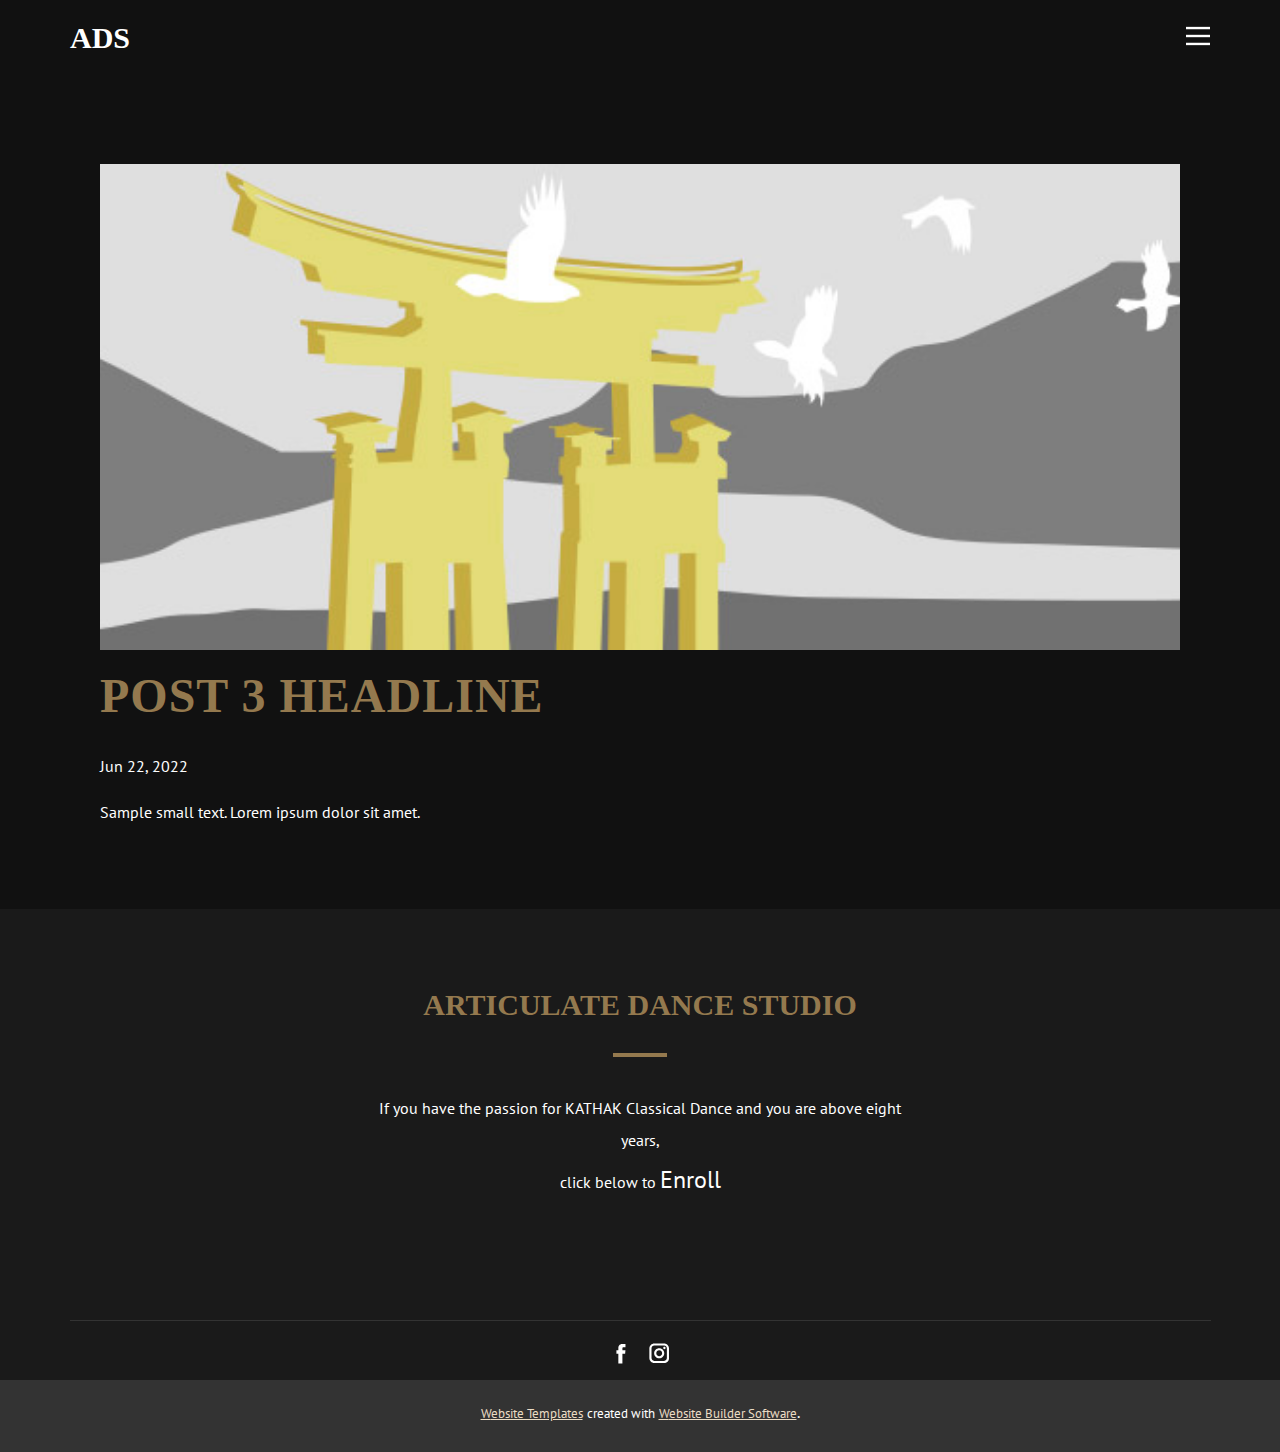
<file: blog/post-2.html>
<!doctype html>
<html style="font-size: 16px;"><head>
    <meta name="viewport" content="width=device-width, initial-scale=1.0">
    <meta charset="utf-8">
    <meta name="keywords" content="Post 1 Headline">
    <meta name="description" content="">
    <title>Post 3 Headline</title>
    <link rel="stylesheet" href="../nicepage.css" media="screen">
<link rel="stylesheet" href="../Post-Template.css" media="screen">
    <script class="u-script" type="text/javascript" src="../jquery.js" defer=""></script>
    <script class="u-script" type="text/javascript" src="../nicepage.js" defer=""></script>
    <meta name="generator" content="Nicepage 4.13.1, nicepage.com">
    <link id="u-theme-google-font" rel="stylesheet" href="https://fonts.googleapis.com/css?family=PT+Sans:400,400i,700,700i">
    
    
    <script type="application/ld+json">{
		"@context": "http://schema.org",
		"@type": "Organization",
		"name": "",
		"sameAs": []
}</script>
    <meta name="theme-color" content="#94794e">
  </head>
  <body class="u-body u-xl-mode"><header class="u-clearfix u-header" id="sec-489d"><div class="u-align-left u-clearfix u-sheet u-sheet-1">
        <h3 class="u-align-left-xs u-headline u-text u-text-body-alt-color u-text-1">
          <a href="/">ads</a>
        </h3>
        <nav class="u-menu u-menu-dropdown u-offcanvas u-menu-1" data-responsive-from="XL">
          <div class="menu-collapse">
            <a class="u-button-style u-nav-link u-text-body-alt-color" href="#" style="padding: 8px 0px;">
              <svg class="u-svg-link" preserveAspectRatio="xMidYMin slice" viewBox="0 0 302 302" style="undefined"><use xmlns:xlink="http://www.w3.org/1999/xlink" xlink:href="#svg-a760"></use></svg>
              <svg xmlns="http://www.w3.org/2000/svg" xmlns:xlink="http://www.w3.org/1999/xlink" version="1.1" id="svg-a760" x="0px" y="0px" viewBox="0 0 302 302" style="enable-background:new 0 0 302 302;" xml:space="preserve" class="u-svg-content"><g><rect y="36" width="302" height="30"></rect><rect y="236" width="302" height="30"></rect><rect y="136" width="302" height="30"></rect>
</g><g></g><g></g><g></g><g></g><g></g><g></g><g></g><g></g><g></g><g></g><g></g><g></g><g></g><g></g><g></g></svg>
            </a>
          </div>
          <div class="u-nav-container">
            <ul class="u-nav u-spacing-25 u-unstyled"><li class="u-nav-item"><a class="u-bold u-btn-text u-button-style u-nav-link" href="../Home.html" style="padding: 14px 30px;">Home</a>
</li><li class="u-nav-item"><a class="u-bold u-btn-text u-button-style u-nav-link" href="../Contact.html" style="padding: 14px 30px;">Contact</a>
</li></ul>
          </div>
          <div class="u-nav-container-collapse">
            <div class="u-black u-container-style u-inner-container-layout u-opacity u-opacity-95 u-sidenav">
              <div class="u-inner-container-layout u-sidenav-overflow">
                <div class="u-menu-close"></div>
                <ul class="u-align-center u-nav u-popupmenu-items u-unstyled u-nav-2"><li class="u-nav-item"><a class="u-bold u-btn-text u-button-style u-nav-link" href="../Home.html" style="padding: 14px 30px;">Home</a>
</li><li class="u-nav-item"><a class="u-bold u-btn-text u-button-style u-nav-link" href="../Contact.html" style="padding: 14px 30px;">Contact</a>
</li></ul>
              </div>
            </div>
            <div class="u-black u-menu-overlay u-opacity u-opacity-70"></div>
          </div>
        </nav>
      </div></header>
    <section class="u-align-center u-clearfix u-section-1" id="sec-557c">
      <div class="u-clearfix u-sheet u-valign-middle-md u-valign-middle-sm u-valign-middle-xs u-sheet-1"><!--post_details--><!--post_details_options_json--><!--{"source":""}--><!--/post_details_options_json--><!--blog_post-->
        <div class="u-container-style u-expanded-width u-post-details u-post-details-1">
          <div class="u-container-layout u-valign-middle u-container-layout-1"><!--blog_post_image-->
            <img alt="" class="u-blog-control u-expanded-width u-image u-image-default u-image-1" src="[data-uri]"><!--/blog_post_image--><!--blog_post_header-->
            <h2 class="u-blog-control u-text u-text-1">Post 3 Headline</h2><!--/blog_post_header--><!--blog_post_metadata-->
            <div class="u-blog-control u-metadata u-metadata-1"><!--blog_post_metadata_date-->
              <span class="u-meta-date u-meta-icon">Jun 22, 2022</span><!--/blog_post_metadata_date--><!--blog_post_metadata_category-->
              <!--/blog_post_metadata_category--><!--blog_post_metadata_comments-->
              <!--/blog_post_metadata_comments-->
            </div><!--/blog_post_metadata--><!--blog_post_content-->
            <div class="u-align-justify u-blog-control u-post-content u-text u-text-2 fr-view">
  Sample small text. Lorem ipsum dolor sit amet.
  </div><!--/blog_post_content-->
          </div>
        </div><!--/blog_post--><!--/post_details-->
      </div>
    </section>
    
    
    <footer class="u-clearfix u-footer u-grey-90" id="sec-6942"><div class="u-clearfix u-sheet u-sheet-1">
        <div class="u-container-style u-group u-similar-fill u-group-1">
          <div class="u-container-layout u-valign-middle u-container-layout-1">
            <h3 class="u-align-center u-custom-font u-heading-font u-text u-text-palette-1-base u-text-1"> ARTICULATE DANCE STUDIO</h3>
            <div class="u-border-4 u-border-palette-1-base u-line u-line-horizontal u-line-1"></div>
            <p class="u-align-center u-text u-text-2">If you have the passion for KATHAK Classical Dance and you are above eight years,<br>click below to <span style="font-size: 1.5rem;">Enroll</span>
            </p>
            <a href="https://nicepage.best" class="u-border-none u-btn u-button-style u-hover-palette-1-dark-1 u-palette-1-base u-btn-1" data-animation-name="customAnimationIn" data-animation-duration="1000">Enroll</a>
          </div>
        </div>
        <div class="u-border-1 u-border-grey-80 u-line u-line-horizontal u-line-2"></div>
        <div class="u-align-left u-social-icons u-spacing-13 u-social-icons-1">
          <a class="u-social-url" target="_blank" href=""><span class="u-icon u-icon-circle u-social-facebook u-social-icon u-icon-1"><svg class="u-svg-link" preserveAspectRatio="xMidYMin slice" viewBox="0 0 112.2 112.2" style="undefined"><use xmlns:xlink="http://www.w3.org/1999/xlink" xlink:href="#svg-1e21"></use></svg><svg x="0px" y="0px" viewBox="0 0 112.2 112.2" enable-background="new 0 0 112.2 112.2" xml:space="preserve" id="svg-1e21" class="u-svg-content"><path d="M75.5,28.8H65.4c-1.5,0-4,0.9-4,4.3v9.4h13.9l-1.5,15.8H61.4v45.1H42.8V58.3h-8.8V42.4h8.8V32.2 c0-7.4,3.4-18.8,18.8-18.8h13.8v15.4H75.5z"></path></svg></span>
          </a>
          <a class="u-social-url" target="_blank" href=""><span class="u-icon u-icon-circle u-social-icon u-social-instagram u-icon-2"><svg class="u-svg-link" preserveAspectRatio="xMidYMin slice" viewBox="0 0 112.2 112.2" style="undefined"><use xmlns:xlink="http://www.w3.org/1999/xlink" xlink:href="#svg-113c"></use></svg><svg x="0px" y="0px" viewBox="0 0 112.2 112.2" enable-background="new 0 0 112.2 112.2" xml:space="preserve" id="svg-113c" class="u-svg-content"><path d="M55.9,32.9c-12.8,0-23.2,10.4-23.2,23.2s10.4,23.2,23.2,23.2s23.2-10.4,23.2-23.2S68.7,32.9,55.9,32.9z M55.9,69.4c-7.4,0-13.3-6-13.3-13.3c-0.1-7.4,6-13.3,13.3-13.3s13.3,6,13.3,13.3C69.3,63.5,63.3,69.4,55.9,69.4z"></path><path d="M79.7,26.8c-3,0-5.4,2.5-5.4,5.4s2.5,5.4,5.4,5.4c3,0,5.4-2.5,5.4-5.4S82.7,26.8,79.7,26.8z"></path><path d="M78.2,11H33.5C21,11,10.8,21.3,10.8,33.7v44.7c0,12.6,10.2,22.8,22.7,22.8h44.7c12.6,0,22.7-10.2,22.7-22.7 V33.7C100.8,21.1,90.6,11,78.2,11z M91,78.4c0,7.1-5.8,12.8-12.8,12.8H33.5c-7.1,0-12.8-5.8-12.8-12.8V33.7 c0-7.1,5.8-12.8,12.8-12.8h44.7c7.1,0,12.8,5.8,12.8,12.8V78.4z"></path></svg></span>
          </a>
        </div>
      </div></footer>
    <section class="u-backlink u-clearfix u-grey-80">
      <a class="u-link" href="https://nicepage.com/website-templates" target="_blank">
        <span>Website Templates</span>
      </a>
      <p class="u-text">
        <span>created with</span>
      </p>
      <a class="u-link" href="" target="_blank">
        <span>Website Builder Software</span>
      </a>. 
    </section>
  
</body></html>
</file>
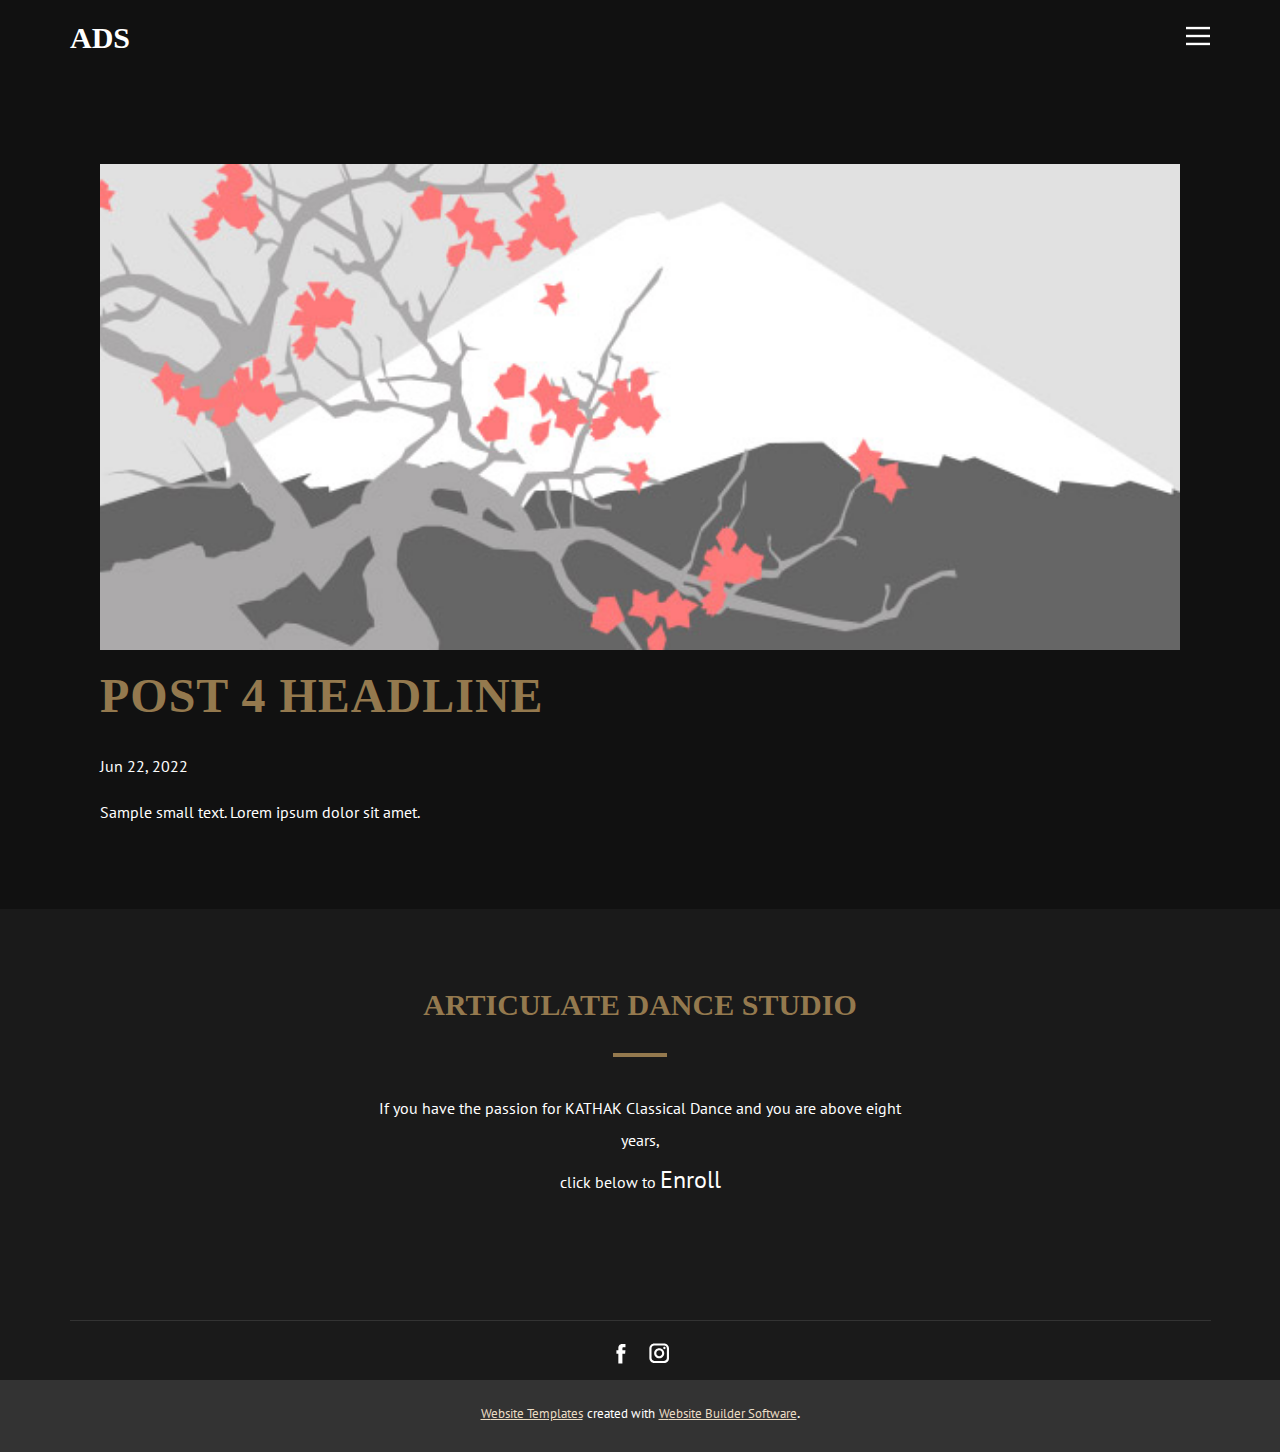
<file: blog/post-3.html>
<!doctype html>
<html style="font-size: 16px;"><head>
    <meta name="viewport" content="width=device-width, initial-scale=1.0">
    <meta charset="utf-8">
    <meta name="keywords" content="Post 1 Headline">
    <meta name="description" content="">
    <title>Post 4 Headline</title>
    <link rel="stylesheet" href="../nicepage.css" media="screen">
<link rel="stylesheet" href="../Post-Template.css" media="screen">
    <script class="u-script" type="text/javascript" src="../jquery.js" defer=""></script>
    <script class="u-script" type="text/javascript" src="../nicepage.js" defer=""></script>
    <meta name="generator" content="Nicepage 4.13.1, nicepage.com">
    <link id="u-theme-google-font" rel="stylesheet" href="https://fonts.googleapis.com/css?family=PT+Sans:400,400i,700,700i">
    
    
    <script type="application/ld+json">{
		"@context": "http://schema.org",
		"@type": "Organization",
		"name": "",
		"sameAs": []
}</script>
    <meta name="theme-color" content="#94794e">
  </head>
  <body class="u-body u-xl-mode"><header class="u-clearfix u-header" id="sec-489d"><div class="u-align-left u-clearfix u-sheet u-sheet-1">
        <h3 class="u-align-left-xs u-headline u-text u-text-body-alt-color u-text-1">
          <a href="/">ads</a>
        </h3>
        <nav class="u-menu u-menu-dropdown u-offcanvas u-menu-1" data-responsive-from="XL">
          <div class="menu-collapse">
            <a class="u-button-style u-nav-link u-text-body-alt-color" href="#" style="padding: 8px 0px;">
              <svg class="u-svg-link" preserveAspectRatio="xMidYMin slice" viewBox="0 0 302 302" style="undefined"><use xmlns:xlink="http://www.w3.org/1999/xlink" xlink:href="#svg-a760"></use></svg>
              <svg xmlns="http://www.w3.org/2000/svg" xmlns:xlink="http://www.w3.org/1999/xlink" version="1.1" id="svg-a760" x="0px" y="0px" viewBox="0 0 302 302" style="enable-background:new 0 0 302 302;" xml:space="preserve" class="u-svg-content"><g><rect y="36" width="302" height="30"></rect><rect y="236" width="302" height="30"></rect><rect y="136" width="302" height="30"></rect>
</g><g></g><g></g><g></g><g></g><g></g><g></g><g></g><g></g><g></g><g></g><g></g><g></g><g></g><g></g><g></g></svg>
            </a>
          </div>
          <div class="u-nav-container">
            <ul class="u-nav u-spacing-25 u-unstyled"><li class="u-nav-item"><a class="u-bold u-btn-text u-button-style u-nav-link" href="../Home.html" style="padding: 14px 30px;">Home</a>
</li><li class="u-nav-item"><a class="u-bold u-btn-text u-button-style u-nav-link" href="../Contact.html" style="padding: 14px 30px;">Contact</a>
</li></ul>
          </div>
          <div class="u-nav-container-collapse">
            <div class="u-black u-container-style u-inner-container-layout u-opacity u-opacity-95 u-sidenav">
              <div class="u-inner-container-layout u-sidenav-overflow">
                <div class="u-menu-close"></div>
                <ul class="u-align-center u-nav u-popupmenu-items u-unstyled u-nav-2"><li class="u-nav-item"><a class="u-bold u-btn-text u-button-style u-nav-link" href="../Home.html" style="padding: 14px 30px;">Home</a>
</li><li class="u-nav-item"><a class="u-bold u-btn-text u-button-style u-nav-link" href="../Contact.html" style="padding: 14px 30px;">Contact</a>
</li></ul>
              </div>
            </div>
            <div class="u-black u-menu-overlay u-opacity u-opacity-70"></div>
          </div>
        </nav>
      </div></header>
    <section class="u-align-center u-clearfix u-section-1" id="sec-557c">
      <div class="u-clearfix u-sheet u-valign-middle-md u-valign-middle-sm u-valign-middle-xs u-sheet-1"><!--post_details--><!--post_details_options_json--><!--{"source":""}--><!--/post_details_options_json--><!--blog_post-->
        <div class="u-container-style u-expanded-width u-post-details u-post-details-1">
          <div class="u-container-layout u-valign-middle u-container-layout-1"><!--blog_post_image-->
            <img alt="" class="u-blog-control u-expanded-width u-image u-image-default u-image-1" src="[data-uri]"><!--/blog_post_image--><!--blog_post_header-->
            <h2 class="u-blog-control u-text u-text-1">Post 4 Headline</h2><!--/blog_post_header--><!--blog_post_metadata-->
            <div class="u-blog-control u-metadata u-metadata-1"><!--blog_post_metadata_date-->
              <span class="u-meta-date u-meta-icon">Jun 22, 2022</span><!--/blog_post_metadata_date--><!--blog_post_metadata_category-->
              <!--/blog_post_metadata_category--><!--blog_post_metadata_comments-->
              <!--/blog_post_metadata_comments-->
            </div><!--/blog_post_metadata--><!--blog_post_content-->
            <div class="u-align-justify u-blog-control u-post-content u-text u-text-2 fr-view">
  Sample small text. Lorem ipsum dolor sit amet.
  </div><!--/blog_post_content-->
          </div>
        </div><!--/blog_post--><!--/post_details-->
      </div>
    </section>
    
    
    <footer class="u-clearfix u-footer u-grey-90" id="sec-6942"><div class="u-clearfix u-sheet u-sheet-1">
        <div class="u-container-style u-group u-similar-fill u-group-1">
          <div class="u-container-layout u-valign-middle u-container-layout-1">
            <h3 class="u-align-center u-custom-font u-heading-font u-text u-text-palette-1-base u-text-1"> ARTICULATE DANCE STUDIO</h3>
            <div class="u-border-4 u-border-palette-1-base u-line u-line-horizontal u-line-1"></div>
            <p class="u-align-center u-text u-text-2">If you have the passion for KATHAK Classical Dance and you are above eight years,<br>click below to <span style="font-size: 1.5rem;">Enroll</span>
            </p>
            <a href="https://nicepage.best" class="u-border-none u-btn u-button-style u-hover-palette-1-dark-1 u-palette-1-base u-btn-1" data-animation-name="customAnimationIn" data-animation-duration="1000">Enroll</a>
          </div>
        </div>
        <div class="u-border-1 u-border-grey-80 u-line u-line-horizontal u-line-2"></div>
        <div class="u-align-left u-social-icons u-spacing-13 u-social-icons-1">
          <a class="u-social-url" target="_blank" href=""><span class="u-icon u-icon-circle u-social-facebook u-social-icon u-icon-1"><svg class="u-svg-link" preserveAspectRatio="xMidYMin slice" viewBox="0 0 112.2 112.2" style="undefined"><use xmlns:xlink="http://www.w3.org/1999/xlink" xlink:href="#svg-1e21"></use></svg><svg x="0px" y="0px" viewBox="0 0 112.2 112.2" enable-background="new 0 0 112.2 112.2" xml:space="preserve" id="svg-1e21" class="u-svg-content"><path d="M75.5,28.8H65.4c-1.5,0-4,0.9-4,4.3v9.4h13.9l-1.5,15.8H61.4v45.1H42.8V58.3h-8.8V42.4h8.8V32.2 c0-7.4,3.4-18.8,18.8-18.8h13.8v15.4H75.5z"></path></svg></span>
          </a>
          <a class="u-social-url" target="_blank" href=""><span class="u-icon u-icon-circle u-social-icon u-social-instagram u-icon-2"><svg class="u-svg-link" preserveAspectRatio="xMidYMin slice" viewBox="0 0 112.2 112.2" style="undefined"><use xmlns:xlink="http://www.w3.org/1999/xlink" xlink:href="#svg-113c"></use></svg><svg x="0px" y="0px" viewBox="0 0 112.2 112.2" enable-background="new 0 0 112.2 112.2" xml:space="preserve" id="svg-113c" class="u-svg-content"><path d="M55.9,32.9c-12.8,0-23.2,10.4-23.2,23.2s10.4,23.2,23.2,23.2s23.2-10.4,23.2-23.2S68.7,32.9,55.9,32.9z M55.9,69.4c-7.4,0-13.3-6-13.3-13.3c-0.1-7.4,6-13.3,13.3-13.3s13.3,6,13.3,13.3C69.3,63.5,63.3,69.4,55.9,69.4z"></path><path d="M79.7,26.8c-3,0-5.4,2.5-5.4,5.4s2.5,5.4,5.4,5.4c3,0,5.4-2.5,5.4-5.4S82.7,26.8,79.7,26.8z"></path><path d="M78.2,11H33.5C21,11,10.8,21.3,10.8,33.7v44.7c0,12.6,10.2,22.8,22.7,22.8h44.7c12.6,0,22.7-10.2,22.7-22.7 V33.7C100.8,21.1,90.6,11,78.2,11z M91,78.4c0,7.1-5.8,12.8-12.8,12.8H33.5c-7.1,0-12.8-5.8-12.8-12.8V33.7 c0-7.1,5.8-12.8,12.8-12.8h44.7c7.1,0,12.8,5.8,12.8,12.8V78.4z"></path></svg></span>
          </a>
        </div>
      </div></footer>
    <section class="u-backlink u-clearfix u-grey-80">
      <a class="u-link" href="https://nicepage.com/website-templates" target="_blank">
        <span>Website Templates</span>
      </a>
      <p class="u-text">
        <span>created with</span>
      </p>
      <a class="u-link" href="" target="_blank">
        <span>Website Builder Software</span>
      </a>. 
    </section>
  
</body></html>
</file>
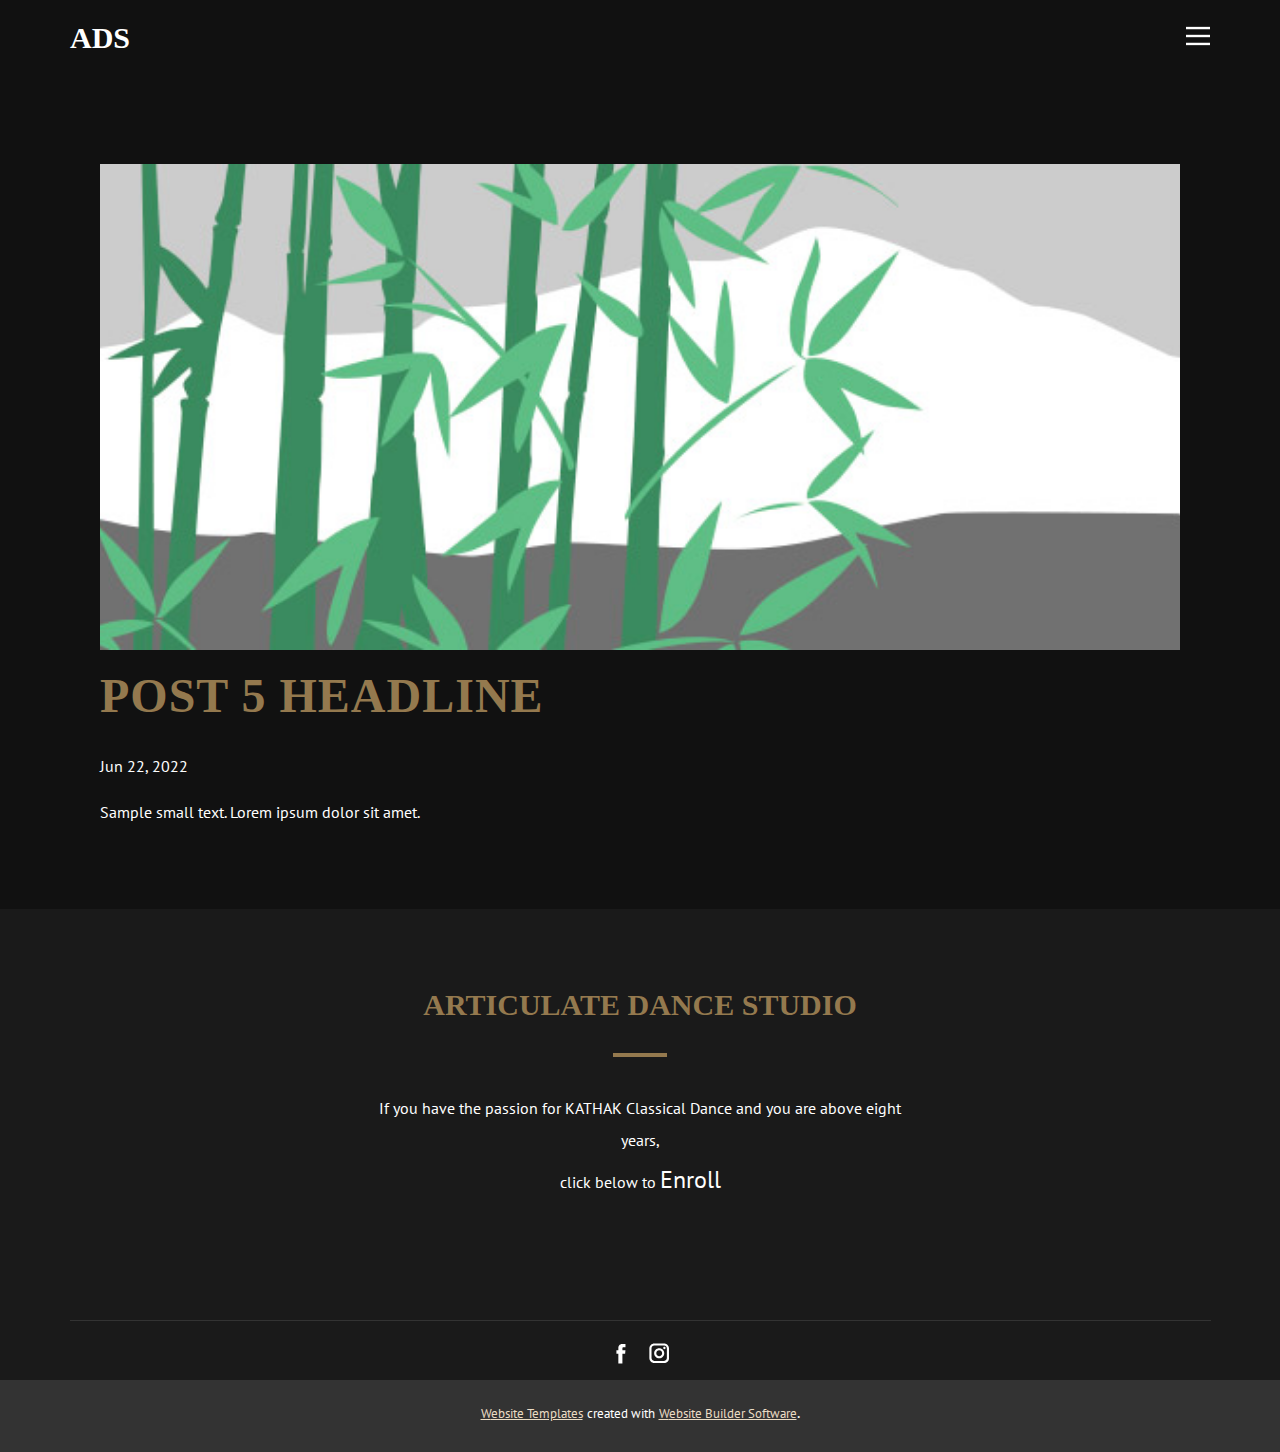
<file: blog/post-4.html>
<!doctype html>
<html style="font-size: 16px;"><head>
    <meta name="viewport" content="width=device-width, initial-scale=1.0">
    <meta charset="utf-8">
    <meta name="keywords" content="Post 1 Headline">
    <meta name="description" content="">
    <title>Post 5 Headline</title>
    <link rel="stylesheet" href="../nicepage.css" media="screen">
<link rel="stylesheet" href="../Post-Template.css" media="screen">
    <script class="u-script" type="text/javascript" src="../jquery.js" defer=""></script>
    <script class="u-script" type="text/javascript" src="../nicepage.js" defer=""></script>
    <meta name="generator" content="Nicepage 4.13.1, nicepage.com">
    <link id="u-theme-google-font" rel="stylesheet" href="https://fonts.googleapis.com/css?family=PT+Sans:400,400i,700,700i">
    
    
    <script type="application/ld+json">{
		"@context": "http://schema.org",
		"@type": "Organization",
		"name": "",
		"sameAs": []
}</script>
    <meta name="theme-color" content="#94794e">
  </head>
  <body class="u-body u-xl-mode"><header class="u-clearfix u-header" id="sec-489d"><div class="u-align-left u-clearfix u-sheet u-sheet-1">
        <h3 class="u-align-left-xs u-headline u-text u-text-body-alt-color u-text-1">
          <a href="/">ads</a>
        </h3>
        <nav class="u-menu u-menu-dropdown u-offcanvas u-menu-1" data-responsive-from="XL">
          <div class="menu-collapse">
            <a class="u-button-style u-nav-link u-text-body-alt-color" href="#" style="padding: 8px 0px;">
              <svg class="u-svg-link" preserveAspectRatio="xMidYMin slice" viewBox="0 0 302 302" style="undefined"><use xmlns:xlink="http://www.w3.org/1999/xlink" xlink:href="#svg-a760"></use></svg>
              <svg xmlns="http://www.w3.org/2000/svg" xmlns:xlink="http://www.w3.org/1999/xlink" version="1.1" id="svg-a760" x="0px" y="0px" viewBox="0 0 302 302" style="enable-background:new 0 0 302 302;" xml:space="preserve" class="u-svg-content"><g><rect y="36" width="302" height="30"></rect><rect y="236" width="302" height="30"></rect><rect y="136" width="302" height="30"></rect>
</g><g></g><g></g><g></g><g></g><g></g><g></g><g></g><g></g><g></g><g></g><g></g><g></g><g></g><g></g><g></g></svg>
            </a>
          </div>
          <div class="u-nav-container">
            <ul class="u-nav u-spacing-25 u-unstyled"><li class="u-nav-item"><a class="u-bold u-btn-text u-button-style u-nav-link" href="../Home.html" style="padding: 14px 30px;">Home</a>
</li><li class="u-nav-item"><a class="u-bold u-btn-text u-button-style u-nav-link" href="../Contact.html" style="padding: 14px 30px;">Contact</a>
</li></ul>
          </div>
          <div class="u-nav-container-collapse">
            <div class="u-black u-container-style u-inner-container-layout u-opacity u-opacity-95 u-sidenav">
              <div class="u-inner-container-layout u-sidenav-overflow">
                <div class="u-menu-close"></div>
                <ul class="u-align-center u-nav u-popupmenu-items u-unstyled u-nav-2"><li class="u-nav-item"><a class="u-bold u-btn-text u-button-style u-nav-link" href="../Home.html" style="padding: 14px 30px;">Home</a>
</li><li class="u-nav-item"><a class="u-bold u-btn-text u-button-style u-nav-link" href="../Contact.html" style="padding: 14px 30px;">Contact</a>
</li></ul>
              </div>
            </div>
            <div class="u-black u-menu-overlay u-opacity u-opacity-70"></div>
          </div>
        </nav>
      </div></header>
    <section class="u-align-center u-clearfix u-section-1" id="sec-557c">
      <div class="u-clearfix u-sheet u-valign-middle-md u-valign-middle-sm u-valign-middle-xs u-sheet-1"><!--post_details--><!--post_details_options_json--><!--{"source":""}--><!--/post_details_options_json--><!--blog_post-->
        <div class="u-container-style u-expanded-width u-post-details u-post-details-1">
          <div class="u-container-layout u-valign-middle u-container-layout-1"><!--blog_post_image-->
            <img alt="" class="u-blog-control u-expanded-width u-image u-image-default u-image-1" src="[data-uri]"><!--/blog_post_image--><!--blog_post_header-->
            <h2 class="u-blog-control u-text u-text-1">Post 5 Headline</h2><!--/blog_post_header--><!--blog_post_metadata-->
            <div class="u-blog-control u-metadata u-metadata-1"><!--blog_post_metadata_date-->
              <span class="u-meta-date u-meta-icon">Jun 22, 2022</span><!--/blog_post_metadata_date--><!--blog_post_metadata_category-->
              <!--/blog_post_metadata_category--><!--blog_post_metadata_comments-->
              <!--/blog_post_metadata_comments-->
            </div><!--/blog_post_metadata--><!--blog_post_content-->
            <div class="u-align-justify u-blog-control u-post-content u-text u-text-2 fr-view">
  Sample small text. Lorem ipsum dolor sit amet.
  </div><!--/blog_post_content-->
          </div>
        </div><!--/blog_post--><!--/post_details-->
      </div>
    </section>
    
    
    <footer class="u-clearfix u-footer u-grey-90" id="sec-6942"><div class="u-clearfix u-sheet u-sheet-1">
        <div class="u-container-style u-group u-similar-fill u-group-1">
          <div class="u-container-layout u-valign-middle u-container-layout-1">
            <h3 class="u-align-center u-custom-font u-heading-font u-text u-text-palette-1-base u-text-1"> ARTICULATE DANCE STUDIO</h3>
            <div class="u-border-4 u-border-palette-1-base u-line u-line-horizontal u-line-1"></div>
            <p class="u-align-center u-text u-text-2">If you have the passion for KATHAK Classical Dance and you are above eight years,<br>click below to <span style="font-size: 1.5rem;">Enroll</span>
            </p>
            <a href="https://nicepage.best" class="u-border-none u-btn u-button-style u-hover-palette-1-dark-1 u-palette-1-base u-btn-1" data-animation-name="customAnimationIn" data-animation-duration="1000">Enroll</a>
          </div>
        </div>
        <div class="u-border-1 u-border-grey-80 u-line u-line-horizontal u-line-2"></div>
        <div class="u-align-left u-social-icons u-spacing-13 u-social-icons-1">
          <a class="u-social-url" target="_blank" href=""><span class="u-icon u-icon-circle u-social-facebook u-social-icon u-icon-1"><svg class="u-svg-link" preserveAspectRatio="xMidYMin slice" viewBox="0 0 112.2 112.2" style="undefined"><use xmlns:xlink="http://www.w3.org/1999/xlink" xlink:href="#svg-1e21"></use></svg><svg x="0px" y="0px" viewBox="0 0 112.2 112.2" enable-background="new 0 0 112.2 112.2" xml:space="preserve" id="svg-1e21" class="u-svg-content"><path d="M75.5,28.8H65.4c-1.5,0-4,0.9-4,4.3v9.4h13.9l-1.5,15.8H61.4v45.1H42.8V58.3h-8.8V42.4h8.8V32.2 c0-7.4,3.4-18.8,18.8-18.8h13.8v15.4H75.5z"></path></svg></span>
          </a>
          <a class="u-social-url" target="_blank" href=""><span class="u-icon u-icon-circle u-social-icon u-social-instagram u-icon-2"><svg class="u-svg-link" preserveAspectRatio="xMidYMin slice" viewBox="0 0 112.2 112.2" style="undefined"><use xmlns:xlink="http://www.w3.org/1999/xlink" xlink:href="#svg-113c"></use></svg><svg x="0px" y="0px" viewBox="0 0 112.2 112.2" enable-background="new 0 0 112.2 112.2" xml:space="preserve" id="svg-113c" class="u-svg-content"><path d="M55.9,32.9c-12.8,0-23.2,10.4-23.2,23.2s10.4,23.2,23.2,23.2s23.2-10.4,23.2-23.2S68.7,32.9,55.9,32.9z M55.9,69.4c-7.4,0-13.3-6-13.3-13.3c-0.1-7.4,6-13.3,13.3-13.3s13.3,6,13.3,13.3C69.3,63.5,63.3,69.4,55.9,69.4z"></path><path d="M79.7,26.8c-3,0-5.4,2.5-5.4,5.4s2.5,5.4,5.4,5.4c3,0,5.4-2.5,5.4-5.4S82.7,26.8,79.7,26.8z"></path><path d="M78.2,11H33.5C21,11,10.8,21.3,10.8,33.7v44.7c0,12.6,10.2,22.8,22.7,22.8h44.7c12.6,0,22.7-10.2,22.7-22.7 V33.7C100.8,21.1,90.6,11,78.2,11z M91,78.4c0,7.1-5.8,12.8-12.8,12.8H33.5c-7.1,0-12.8-5.8-12.8-12.8V33.7 c0-7.1,5.8-12.8,12.8-12.8h44.7c7.1,0,12.8,5.8,12.8,12.8V78.4z"></path></svg></span>
          </a>
        </div>
      </div></footer>
    <section class="u-backlink u-clearfix u-grey-80">
      <a class="u-link" href="https://nicepage.com/website-templates" target="_blank">
        <span>Website Templates</span>
      </a>
      <p class="u-text">
        <span>created with</span>
      </p>
      <a class="u-link" href="" target="_blank">
        <span>Website Builder Software</span>
      </a>. 
    </section>
  
</body></html>
</file>
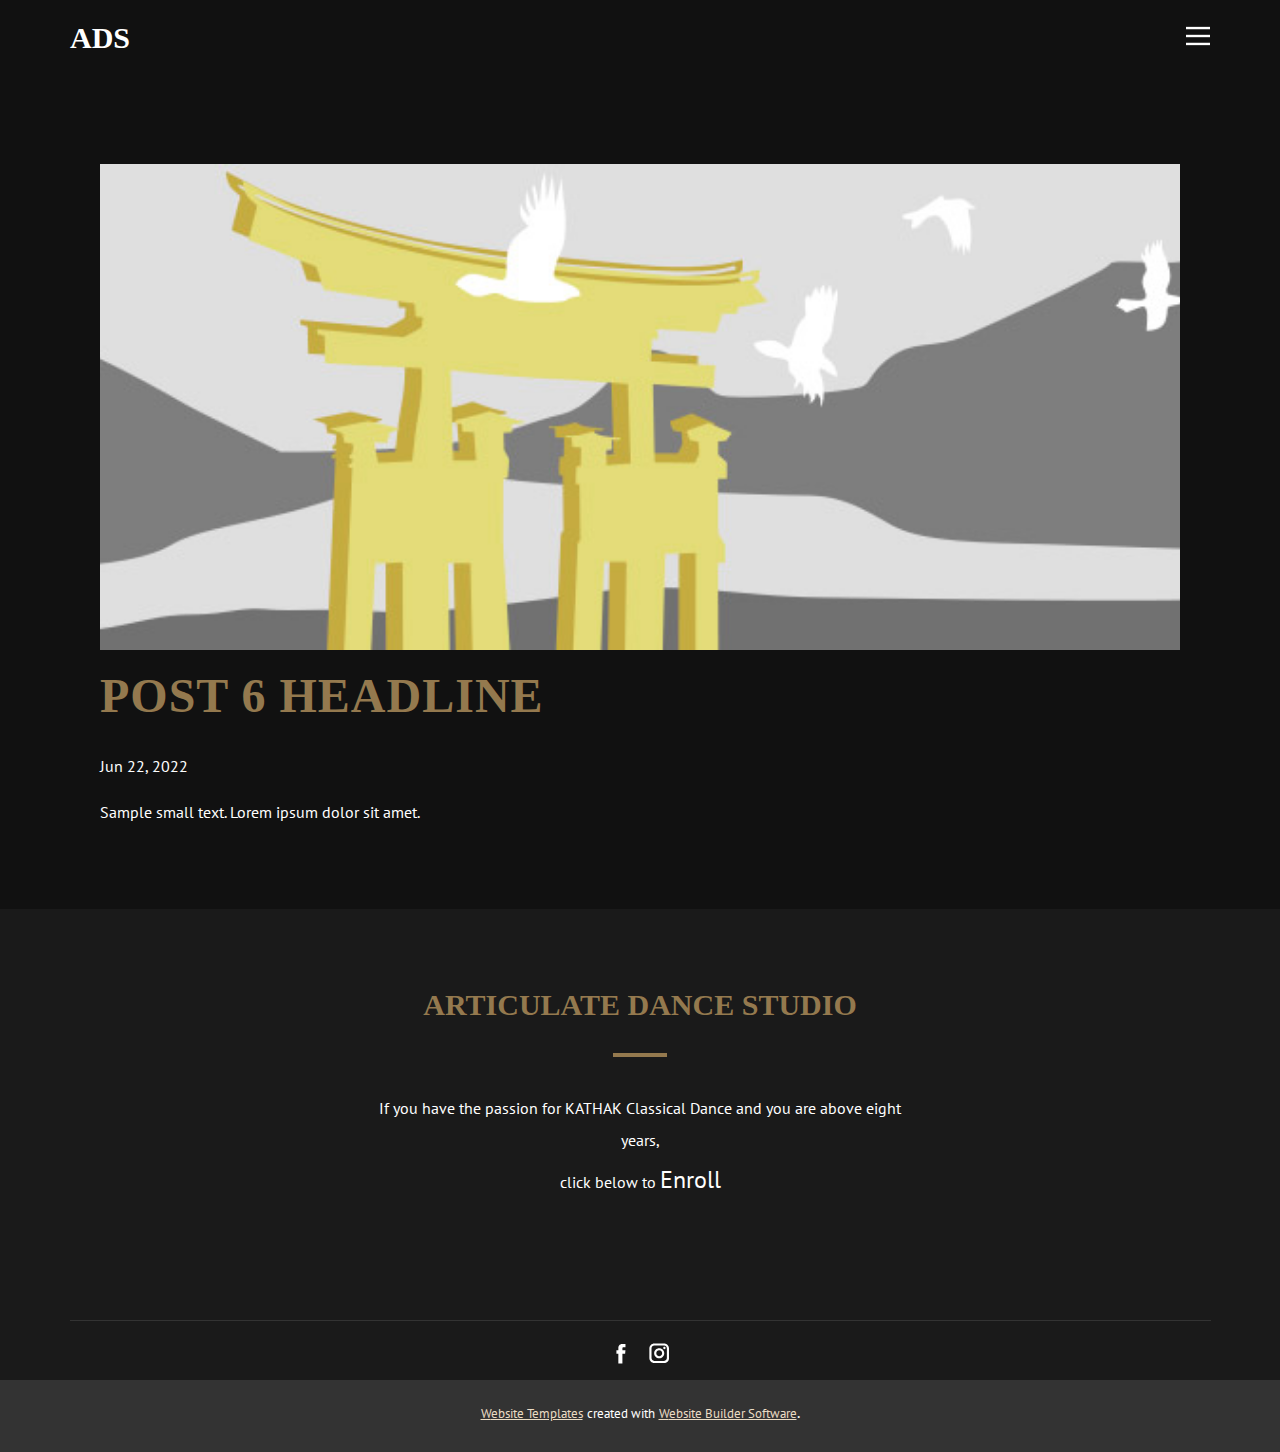
<file: blog/post-5.html>
<!doctype html>
<html style="font-size: 16px;"><head>
    <meta name="viewport" content="width=device-width, initial-scale=1.0">
    <meta charset="utf-8">
    <meta name="keywords" content="Post 1 Headline">
    <meta name="description" content="">
    <title>Post 6 Headline</title>
    <link rel="stylesheet" href="../nicepage.css" media="screen">
<link rel="stylesheet" href="../Post-Template.css" media="screen">
    <script class="u-script" type="text/javascript" src="../jquery.js" defer=""></script>
    <script class="u-script" type="text/javascript" src="../nicepage.js" defer=""></script>
    <meta name="generator" content="Nicepage 4.13.1, nicepage.com">
    <link id="u-theme-google-font" rel="stylesheet" href="https://fonts.googleapis.com/css?family=PT+Sans:400,400i,700,700i">
    
    
    <script type="application/ld+json">{
		"@context": "http://schema.org",
		"@type": "Organization",
		"name": "",
		"sameAs": []
}</script>
    <meta name="theme-color" content="#94794e">
  </head>
  <body class="u-body u-xl-mode"><header class="u-clearfix u-header" id="sec-489d"><div class="u-align-left u-clearfix u-sheet u-sheet-1">
        <h3 class="u-align-left-xs u-headline u-text u-text-body-alt-color u-text-1">
          <a href="/">ads</a>
        </h3>
        <nav class="u-menu u-menu-dropdown u-offcanvas u-menu-1" data-responsive-from="XL">
          <div class="menu-collapse">
            <a class="u-button-style u-nav-link u-text-body-alt-color" href="#" style="padding: 8px 0px;">
              <svg class="u-svg-link" preserveAspectRatio="xMidYMin slice" viewBox="0 0 302 302" style="undefined"><use xmlns:xlink="http://www.w3.org/1999/xlink" xlink:href="#svg-a760"></use></svg>
              <svg xmlns="http://www.w3.org/2000/svg" xmlns:xlink="http://www.w3.org/1999/xlink" version="1.1" id="svg-a760" x="0px" y="0px" viewBox="0 0 302 302" style="enable-background:new 0 0 302 302;" xml:space="preserve" class="u-svg-content"><g><rect y="36" width="302" height="30"></rect><rect y="236" width="302" height="30"></rect><rect y="136" width="302" height="30"></rect>
</g><g></g><g></g><g></g><g></g><g></g><g></g><g></g><g></g><g></g><g></g><g></g><g></g><g></g><g></g><g></g></svg>
            </a>
          </div>
          <div class="u-nav-container">
            <ul class="u-nav u-spacing-25 u-unstyled"><li class="u-nav-item"><a class="u-bold u-btn-text u-button-style u-nav-link" href="../Home.html" style="padding: 14px 30px;">Home</a>
</li><li class="u-nav-item"><a class="u-bold u-btn-text u-button-style u-nav-link" href="../Contact.html" style="padding: 14px 30px;">Contact</a>
</li></ul>
          </div>
          <div class="u-nav-container-collapse">
            <div class="u-black u-container-style u-inner-container-layout u-opacity u-opacity-95 u-sidenav">
              <div class="u-inner-container-layout u-sidenav-overflow">
                <div class="u-menu-close"></div>
                <ul class="u-align-center u-nav u-popupmenu-items u-unstyled u-nav-2"><li class="u-nav-item"><a class="u-bold u-btn-text u-button-style u-nav-link" href="../Home.html" style="padding: 14px 30px;">Home</a>
</li><li class="u-nav-item"><a class="u-bold u-btn-text u-button-style u-nav-link" href="../Contact.html" style="padding: 14px 30px;">Contact</a>
</li></ul>
              </div>
            </div>
            <div class="u-black u-menu-overlay u-opacity u-opacity-70"></div>
          </div>
        </nav>
      </div></header>
    <section class="u-align-center u-clearfix u-section-1" id="sec-557c">
      <div class="u-clearfix u-sheet u-valign-middle-md u-valign-middle-sm u-valign-middle-xs u-sheet-1"><!--post_details--><!--post_details_options_json--><!--{"source":""}--><!--/post_details_options_json--><!--blog_post-->
        <div class="u-container-style u-expanded-width u-post-details u-post-details-1">
          <div class="u-container-layout u-valign-middle u-container-layout-1"><!--blog_post_image-->
            <img alt="" class="u-blog-control u-expanded-width u-image u-image-default u-image-1" src="[data-uri]"><!--/blog_post_image--><!--blog_post_header-->
            <h2 class="u-blog-control u-text u-text-1">Post 6 Headline</h2><!--/blog_post_header--><!--blog_post_metadata-->
            <div class="u-blog-control u-metadata u-metadata-1"><!--blog_post_metadata_date-->
              <span class="u-meta-date u-meta-icon">Jun 22, 2022</span><!--/blog_post_metadata_date--><!--blog_post_metadata_category-->
              <!--/blog_post_metadata_category--><!--blog_post_metadata_comments-->
              <!--/blog_post_metadata_comments-->
            </div><!--/blog_post_metadata--><!--blog_post_content-->
            <div class="u-align-justify u-blog-control u-post-content u-text u-text-2 fr-view">
  Sample small text. Lorem ipsum dolor sit amet.
  </div><!--/blog_post_content-->
          </div>
        </div><!--/blog_post--><!--/post_details-->
      </div>
    </section>
    
    
    <footer class="u-clearfix u-footer u-grey-90" id="sec-6942"><div class="u-clearfix u-sheet u-sheet-1">
        <div class="u-container-style u-group u-similar-fill u-group-1">
          <div class="u-container-layout u-valign-middle u-container-layout-1">
            <h3 class="u-align-center u-custom-font u-heading-font u-text u-text-palette-1-base u-text-1"> ARTICULATE DANCE STUDIO</h3>
            <div class="u-border-4 u-border-palette-1-base u-line u-line-horizontal u-line-1"></div>
            <p class="u-align-center u-text u-text-2">If you have the passion for KATHAK Classical Dance and you are above eight years,<br>click below to <span style="font-size: 1.5rem;">Enroll</span>
            </p>
            <a href="https://nicepage.best" class="u-border-none u-btn u-button-style u-hover-palette-1-dark-1 u-palette-1-base u-btn-1" data-animation-name="customAnimationIn" data-animation-duration="1000">Enroll</a>
          </div>
        </div>
        <div class="u-border-1 u-border-grey-80 u-line u-line-horizontal u-line-2"></div>
        <div class="u-align-left u-social-icons u-spacing-13 u-social-icons-1">
          <a class="u-social-url" target="_blank" href=""><span class="u-icon u-icon-circle u-social-facebook u-social-icon u-icon-1"><svg class="u-svg-link" preserveAspectRatio="xMidYMin slice" viewBox="0 0 112.2 112.2" style="undefined"><use xmlns:xlink="http://www.w3.org/1999/xlink" xlink:href="#svg-1e21"></use></svg><svg x="0px" y="0px" viewBox="0 0 112.2 112.2" enable-background="new 0 0 112.2 112.2" xml:space="preserve" id="svg-1e21" class="u-svg-content"><path d="M75.5,28.8H65.4c-1.5,0-4,0.9-4,4.3v9.4h13.9l-1.5,15.8H61.4v45.1H42.8V58.3h-8.8V42.4h8.8V32.2 c0-7.4,3.4-18.8,18.8-18.8h13.8v15.4H75.5z"></path></svg></span>
          </a>
          <a class="u-social-url" target="_blank" href=""><span class="u-icon u-icon-circle u-social-icon u-social-instagram u-icon-2"><svg class="u-svg-link" preserveAspectRatio="xMidYMin slice" viewBox="0 0 112.2 112.2" style="undefined"><use xmlns:xlink="http://www.w3.org/1999/xlink" xlink:href="#svg-113c"></use></svg><svg x="0px" y="0px" viewBox="0 0 112.2 112.2" enable-background="new 0 0 112.2 112.2" xml:space="preserve" id="svg-113c" class="u-svg-content"><path d="M55.9,32.9c-12.8,0-23.2,10.4-23.2,23.2s10.4,23.2,23.2,23.2s23.2-10.4,23.2-23.2S68.7,32.9,55.9,32.9z M55.9,69.4c-7.4,0-13.3-6-13.3-13.3c-0.1-7.4,6-13.3,13.3-13.3s13.3,6,13.3,13.3C69.3,63.5,63.3,69.4,55.9,69.4z"></path><path d="M79.7,26.8c-3,0-5.4,2.5-5.4,5.4s2.5,5.4,5.4,5.4c3,0,5.4-2.5,5.4-5.4S82.7,26.8,79.7,26.8z"></path><path d="M78.2,11H33.5C21,11,10.8,21.3,10.8,33.7v44.7c0,12.6,10.2,22.8,22.7,22.8h44.7c12.6,0,22.7-10.2,22.7-22.7 V33.7C100.8,21.1,90.6,11,78.2,11z M91,78.4c0,7.1-5.8,12.8-12.8,12.8H33.5c-7.1,0-12.8-5.8-12.8-12.8V33.7 c0-7.1,5.8-12.8,12.8-12.8h44.7c7.1,0,12.8,5.8,12.8,12.8V78.4z"></path></svg></span>
          </a>
        </div>
      </div></footer>
    <section class="u-backlink u-clearfix u-grey-80">
      <a class="u-link" href="https://nicepage.com/website-templates" target="_blank">
        <span>Website Templates</span>
      </a>
      <p class="u-text">
        <span>created with</span>
      </p>
      <a class="u-link" href="" target="_blank">
        <span>Website Builder Software</span>
      </a>. 
    </section>
  
</body></html>
</file>
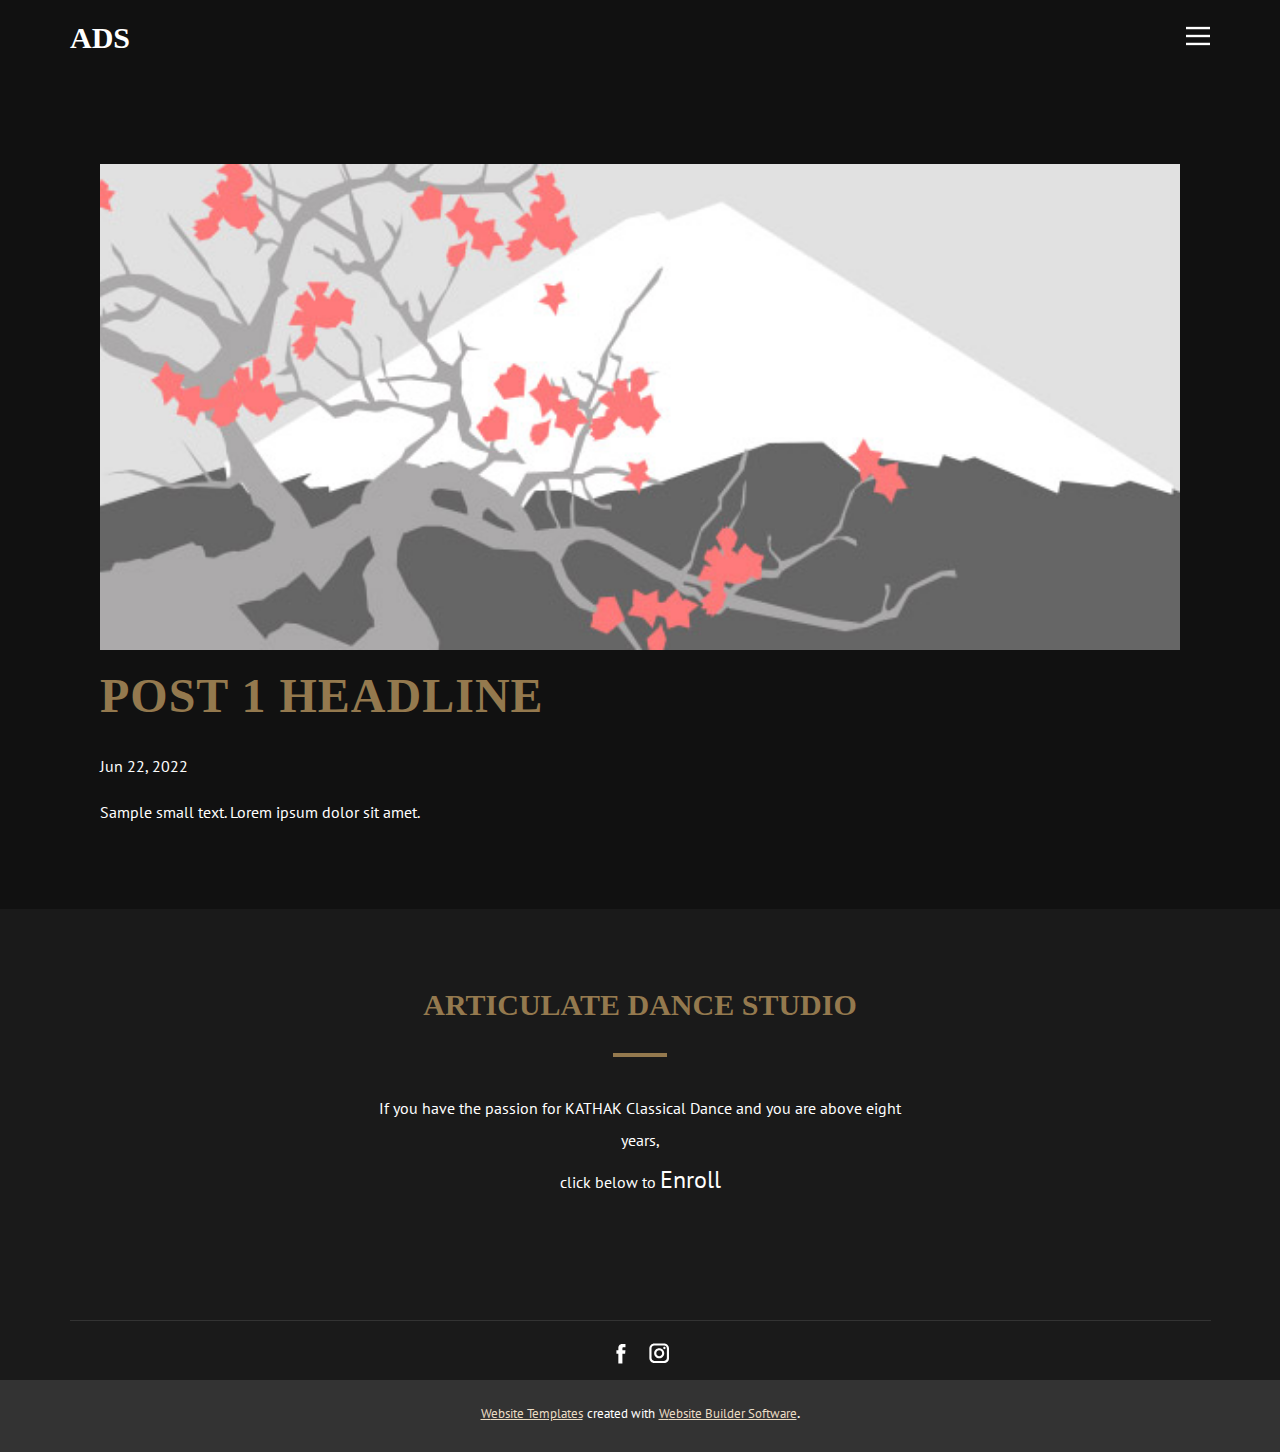
<file: blog/post.html>
<!doctype html>
<html style="font-size: 16px;"><head>
    <meta name="viewport" content="width=device-width, initial-scale=1.0">
    <meta charset="utf-8">
    <meta name="keywords" content="Post 1 Headline">
    <meta name="description" content="">
    <title>Post 1 Headline</title>
    <link rel="stylesheet" href="../nicepage.css" media="screen">
<link rel="stylesheet" href="../Post-Template.css" media="screen">
    <script class="u-script" type="text/javascript" src="../jquery.js" defer=""></script>
    <script class="u-script" type="text/javascript" src="../nicepage.js" defer=""></script>
    <meta name="generator" content="Nicepage 4.13.1, nicepage.com">
    <link id="u-theme-google-font" rel="stylesheet" href="https://fonts.googleapis.com/css?family=PT+Sans:400,400i,700,700i">
    
    
    <script type="application/ld+json">{
		"@context": "http://schema.org",
		"@type": "Organization",
		"name": "",
		"sameAs": []
}</script>
    <meta name="theme-color" content="#94794e">
  </head>
  <body class="u-body u-xl-mode"><header class="u-clearfix u-header" id="sec-489d"><div class="u-align-left u-clearfix u-sheet u-sheet-1">
        <h3 class="u-align-left-xs u-headline u-text u-text-body-alt-color u-text-1">
          <a href="/">ads</a>
        </h3>
        <nav class="u-menu u-menu-dropdown u-offcanvas u-menu-1" data-responsive-from="XL">
          <div class="menu-collapse">
            <a class="u-button-style u-nav-link u-text-body-alt-color" href="#" style="padding: 8px 0px;">
              <svg class="u-svg-link" preserveAspectRatio="xMidYMin slice" viewBox="0 0 302 302" style="undefined"><use xmlns:xlink="http://www.w3.org/1999/xlink" xlink:href="#svg-a760"></use></svg>
              <svg xmlns="http://www.w3.org/2000/svg" xmlns:xlink="http://www.w3.org/1999/xlink" version="1.1" id="svg-a760" x="0px" y="0px" viewBox="0 0 302 302" style="enable-background:new 0 0 302 302;" xml:space="preserve" class="u-svg-content"><g><rect y="36" width="302" height="30"></rect><rect y="236" width="302" height="30"></rect><rect y="136" width="302" height="30"></rect>
</g><g></g><g></g><g></g><g></g><g></g><g></g><g></g><g></g><g></g><g></g><g></g><g></g><g></g><g></g><g></g></svg>
            </a>
          </div>
          <div class="u-nav-container">
            <ul class="u-nav u-spacing-25 u-unstyled"><li class="u-nav-item"><a class="u-bold u-btn-text u-button-style u-nav-link" href="../Home.html" style="padding: 14px 30px;">Home</a>
</li><li class="u-nav-item"><a class="u-bold u-btn-text u-button-style u-nav-link" href="../Contact.html" style="padding: 14px 30px;">Contact</a>
</li></ul>
          </div>
          <div class="u-nav-container-collapse">
            <div class="u-black u-container-style u-inner-container-layout u-opacity u-opacity-95 u-sidenav">
              <div class="u-inner-container-layout u-sidenav-overflow">
                <div class="u-menu-close"></div>
                <ul class="u-align-center u-nav u-popupmenu-items u-unstyled u-nav-2"><li class="u-nav-item"><a class="u-bold u-btn-text u-button-style u-nav-link" href="../Home.html" style="padding: 14px 30px;">Home</a>
</li><li class="u-nav-item"><a class="u-bold u-btn-text u-button-style u-nav-link" href="../Contact.html" style="padding: 14px 30px;">Contact</a>
</li></ul>
              </div>
            </div>
            <div class="u-black u-menu-overlay u-opacity u-opacity-70"></div>
          </div>
        </nav>
      </div></header>
    <section class="u-align-center u-clearfix u-section-1" id="sec-557c">
      <div class="u-clearfix u-sheet u-valign-middle-md u-valign-middle-sm u-valign-middle-xs u-sheet-1"><!--post_details--><!--post_details_options_json--><!--{"source":""}--><!--/post_details_options_json--><!--blog_post-->
        <div class="u-container-style u-expanded-width u-post-details u-post-details-1">
          <div class="u-container-layout u-valign-middle u-container-layout-1"><!--blog_post_image-->
            <img alt="" class="u-blog-control u-expanded-width u-image u-image-default u-image-1" src="[data-uri]"><!--/blog_post_image--><!--blog_post_header-->
            <h2 class="u-blog-control u-text u-text-1">Post 1 Headline</h2><!--/blog_post_header--><!--blog_post_metadata-->
            <div class="u-blog-control u-metadata u-metadata-1"><!--blog_post_metadata_date-->
              <span class="u-meta-date u-meta-icon">Jun 22, 2022</span><!--/blog_post_metadata_date--><!--blog_post_metadata_category-->
              <!--/blog_post_metadata_category--><!--blog_post_metadata_comments-->
              <!--/blog_post_metadata_comments-->
            </div><!--/blog_post_metadata--><!--blog_post_content-->
            <div class="u-align-justify u-blog-control u-post-content u-text u-text-2 fr-view">
  Sample small text. Lorem ipsum dolor sit amet.
  </div><!--/blog_post_content-->
          </div>
        </div><!--/blog_post--><!--/post_details-->
      </div>
    </section>
    
    
    <footer class="u-clearfix u-footer u-grey-90" id="sec-6942"><div class="u-clearfix u-sheet u-sheet-1">
        <div class="u-container-style u-group u-similar-fill u-group-1">
          <div class="u-container-layout u-valign-middle u-container-layout-1">
            <h3 class="u-align-center u-custom-font u-heading-font u-text u-text-palette-1-base u-text-1"> ARTICULATE DANCE STUDIO</h3>
            <div class="u-border-4 u-border-palette-1-base u-line u-line-horizontal u-line-1"></div>
            <p class="u-align-center u-text u-text-2">If you have the passion for KATHAK Classical Dance and you are above eight years,<br>click below to <span style="font-size: 1.5rem;">Enroll</span>
            </p>
            <a href="https://nicepage.best" class="u-border-none u-btn u-button-style u-hover-palette-1-dark-1 u-palette-1-base u-btn-1" data-animation-name="customAnimationIn" data-animation-duration="1000">Enroll</a>
          </div>
        </div>
        <div class="u-border-1 u-border-grey-80 u-line u-line-horizontal u-line-2"></div>
        <div class="u-align-left u-social-icons u-spacing-13 u-social-icons-1">
          <a class="u-social-url" target="_blank" href=""><span class="u-icon u-icon-circle u-social-facebook u-social-icon u-icon-1"><svg class="u-svg-link" preserveAspectRatio="xMidYMin slice" viewBox="0 0 112.2 112.2" style="undefined"><use xmlns:xlink="http://www.w3.org/1999/xlink" xlink:href="#svg-1e21"></use></svg><svg x="0px" y="0px" viewBox="0 0 112.2 112.2" enable-background="new 0 0 112.2 112.2" xml:space="preserve" id="svg-1e21" class="u-svg-content"><path d="M75.5,28.8H65.4c-1.5,0-4,0.9-4,4.3v9.4h13.9l-1.5,15.8H61.4v45.1H42.8V58.3h-8.8V42.4h8.8V32.2 c0-7.4,3.4-18.8,18.8-18.8h13.8v15.4H75.5z"></path></svg></span>
          </a>
          <a class="u-social-url" target="_blank" href=""><span class="u-icon u-icon-circle u-social-icon u-social-instagram u-icon-2"><svg class="u-svg-link" preserveAspectRatio="xMidYMin slice" viewBox="0 0 112.2 112.2" style="undefined"><use xmlns:xlink="http://www.w3.org/1999/xlink" xlink:href="#svg-113c"></use></svg><svg x="0px" y="0px" viewBox="0 0 112.2 112.2" enable-background="new 0 0 112.2 112.2" xml:space="preserve" id="svg-113c" class="u-svg-content"><path d="M55.9,32.9c-12.8,0-23.2,10.4-23.2,23.2s10.4,23.2,23.2,23.2s23.2-10.4,23.2-23.2S68.7,32.9,55.9,32.9z M55.9,69.4c-7.4,0-13.3-6-13.3-13.3c-0.1-7.4,6-13.3,13.3-13.3s13.3,6,13.3,13.3C69.3,63.5,63.3,69.4,55.9,69.4z"></path><path d="M79.7,26.8c-3,0-5.4,2.5-5.4,5.4s2.5,5.4,5.4,5.4c3,0,5.4-2.5,5.4-5.4S82.7,26.8,79.7,26.8z"></path><path d="M78.2,11H33.5C21,11,10.8,21.3,10.8,33.7v44.7c0,12.6,10.2,22.8,22.7,22.8h44.7c12.6,0,22.7-10.2,22.7-22.7 V33.7C100.8,21.1,90.6,11,78.2,11z M91,78.4c0,7.1-5.8,12.8-12.8,12.8H33.5c-7.1,0-12.8-5.8-12.8-12.8V33.7 c0-7.1,5.8-12.8,12.8-12.8h44.7c7.1,0,12.8,5.8,12.8,12.8V78.4z"></path></svg></span>
          </a>
        </div>
      </div></footer>
    <section class="u-backlink u-clearfix u-grey-80">
      <a class="u-link" href="https://nicepage.com/website-templates" target="_blank">
        <span>Website Templates</span>
      </a>
      <p class="u-text">
        <span>created with</span>
      </p>
      <a class="u-link" href="" target="_blank">
        <span>Website Builder Software</span>
      </a>. 
    </section>
  
</body></html>
</file>
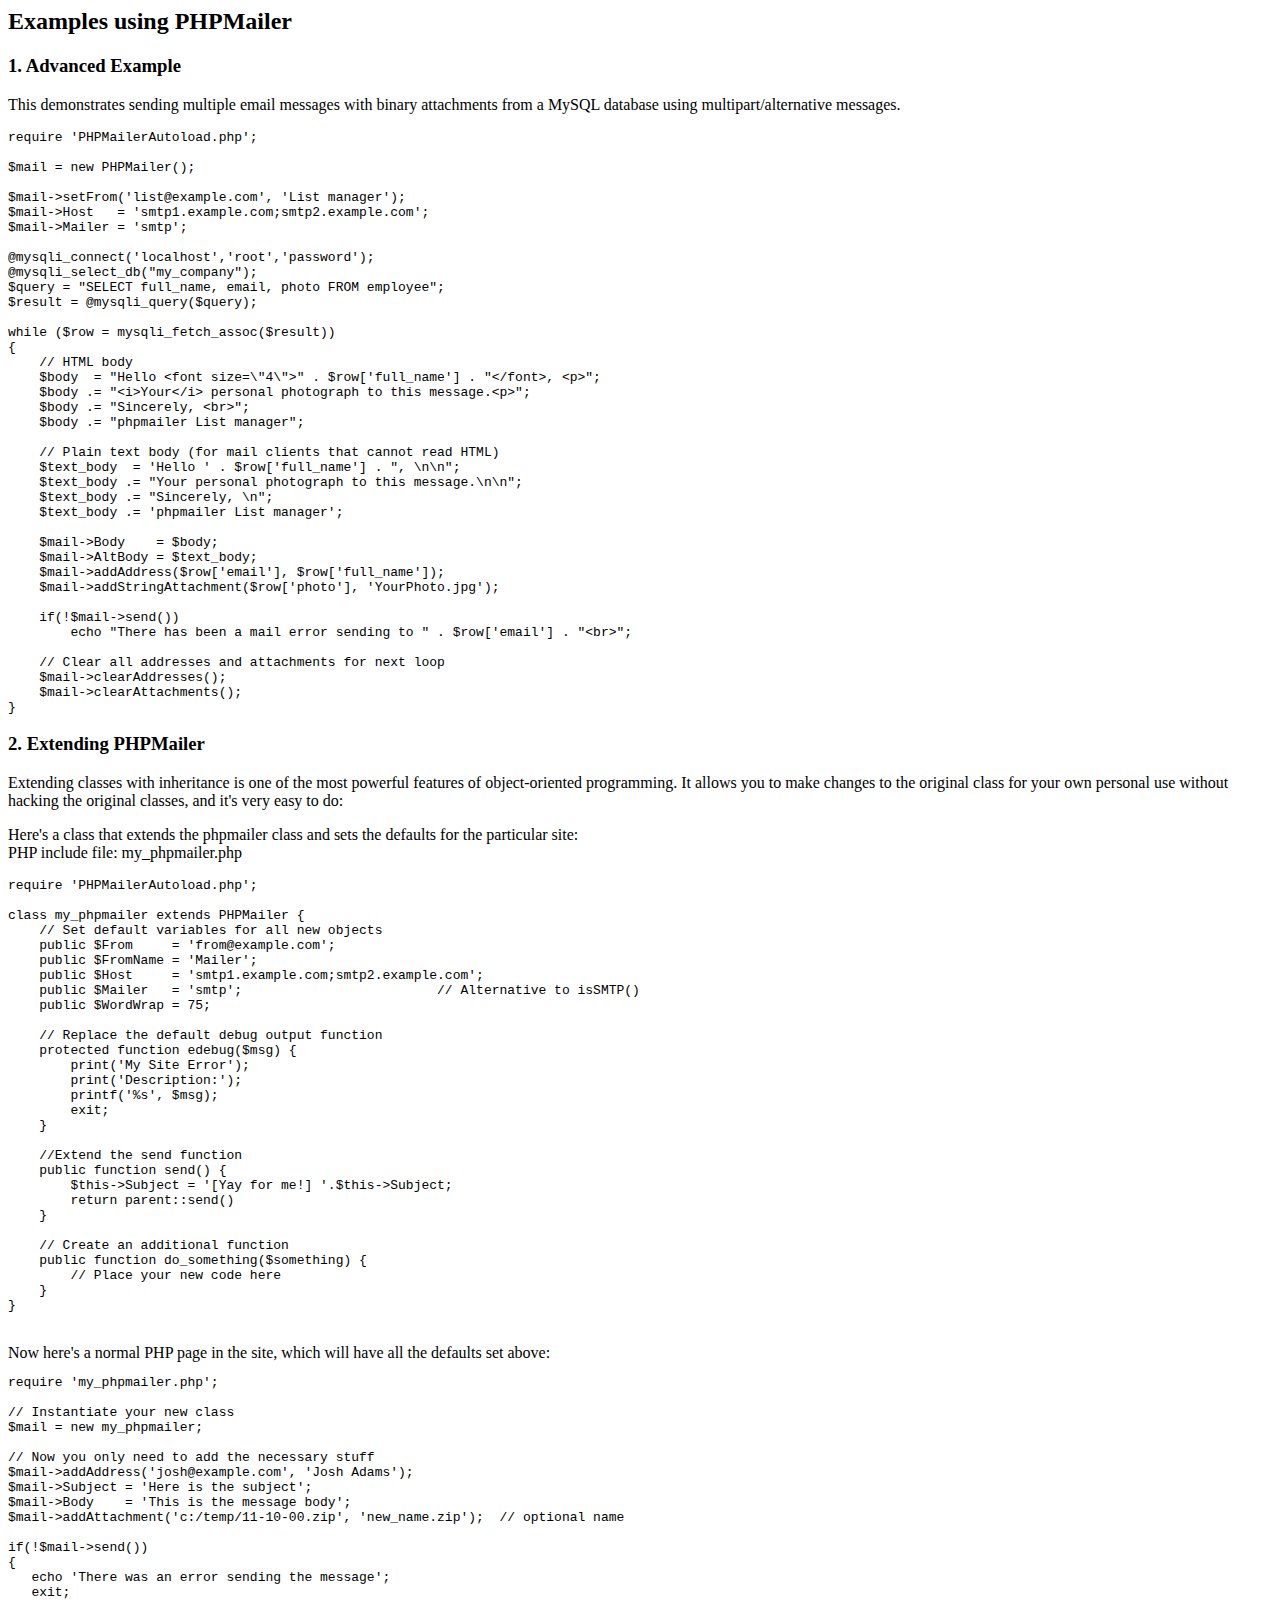
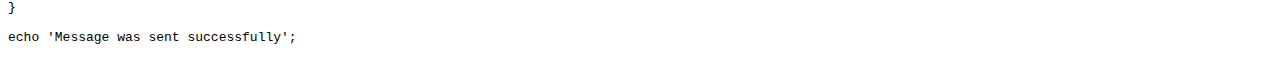
<file: PHPMailer-master/docs/extending.html>
<html>
<head>
<title>Examples using phpmailer</title>
</head>

<body>

<h2>Examples using PHPMailer</h2>

<h3>1. Advanced Example</h3>
<p>

This demonstrates sending multiple email messages with binary attachments
from a MySQL database using multipart/alternative messages.<p>

<pre>
require 'PHPMailerAutoload.php';

$mail = new PHPMailer();

$mail->setFrom('list@example.com', 'List manager');
$mail->Host   = 'smtp1.example.com;smtp2.example.com';
$mail->Mailer = 'smtp';

@mysqli_connect('localhost','root','password');
@mysqli_select_db("my_company");
$query = "SELECT full_name, email, photo FROM employee";
$result = @mysqli_query($query);

while ($row = mysqli_fetch_assoc($result))
{
    // HTML body
    $body  = "Hello &lt;font size=\"4\"&gt;" . $row['full_name'] . "&lt;/font&gt;, &lt;p&gt;";
    $body .= "&lt;i&gt;Your&lt;/i&gt; personal photograph to this message.&lt;p&gt;";
    $body .= "Sincerely, &lt;br&gt;";
    $body .= "phpmailer List manager";

    // Plain text body (for mail clients that cannot read HTML)
    $text_body  = 'Hello ' . $row['full_name'] . ", \n\n";
    $text_body .= "Your personal photograph to this message.\n\n";
    $text_body .= "Sincerely, \n";
    $text_body .= 'phpmailer List manager';

    $mail->Body    = $body;
    $mail->AltBody = $text_body;
    $mail->addAddress($row['email'], $row['full_name']);
    $mail->addStringAttachment($row['photo'], 'YourPhoto.jpg');

    if(!$mail->send())
        echo "There has been a mail error sending to " . $row['email'] . "&lt;br&gt;";

    // Clear all addresses and attachments for next loop
    $mail->clearAddresses();
    $mail->clearAttachments();
}
</pre>
<p>

<h3>2. Extending PHPMailer</h3>
<p>

Extending classes with inheritance is one of the most
powerful features of object-oriented programming. It allows you to make changes to the
original class for your own personal use without hacking the original
classes, and it's very easy to do:

<p>
Here's a class that extends the phpmailer class and sets the defaults
for the particular site:<br>
PHP include file: my_phpmailer.php
<p>

<pre>
require 'PHPMailerAutoload.php';

class my_phpmailer extends PHPMailer {
    // Set default variables for all new objects
    public $From     = 'from@example.com';
    public $FromName = 'Mailer';
    public $Host     = 'smtp1.example.com;smtp2.example.com';
    public $Mailer   = 'smtp';                         // Alternative to isSMTP()
    public $WordWrap = 75;

    // Replace the default debug output function
    protected function edebug($msg) {
        print('My Site Error');
        print('Description:');
        printf('%s', $msg);
        exit;
    }

    //Extend the send function
    public function send() {
        $this->Subject = '[Yay for me!] '.$this->Subject;
        return parent::send()
    }

    // Create an additional function
    public function do_something($something) {
        // Place your new code here
    }
}
</pre>
<br>
Now here's a normal PHP page in the site, which will have all the defaults set above:<br>

<pre>
require 'my_phpmailer.php';

// Instantiate your new class
$mail = new my_phpmailer;

// Now you only need to add the necessary stuff
$mail->addAddress('josh@example.com', 'Josh Adams');
$mail->Subject = 'Here is the subject';
$mail->Body    = 'This is the message body';
$mail->addAttachment('c:/temp/11-10-00.zip', 'new_name.zip');  // optional name

if(!$mail->send())
{
   echo 'There was an error sending the message';
   exit;
}

echo 'Message was sent successfully';
</pre>
</body>
</html>
</file>
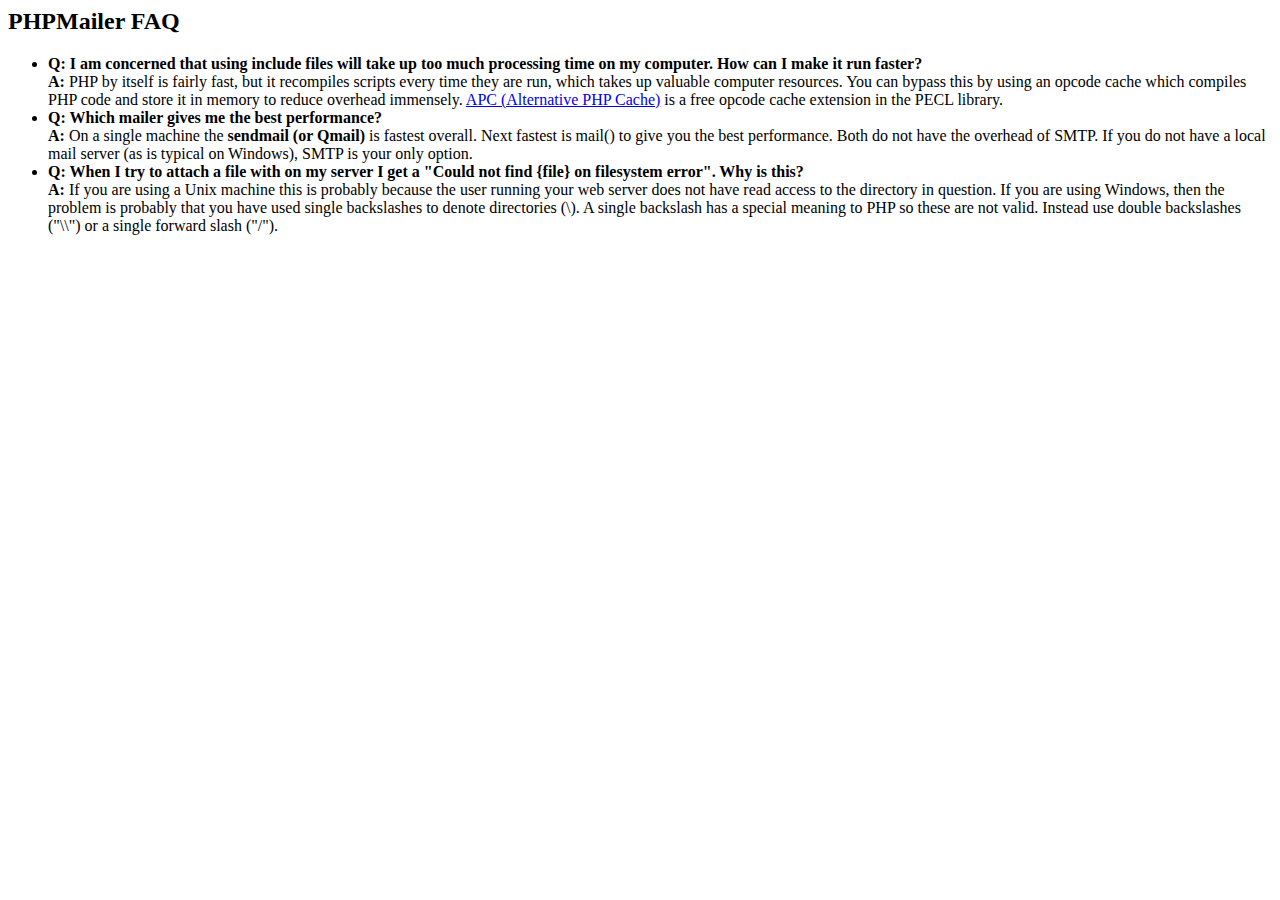
<file: PHPMailer-master/docs/faq.html>
﻿<html>
<head>
<title>PHPMailer FAQ</title>
</head>
<body>
<h2>PHPMailer FAQ</h2>
<ul>
    <li><strong>Q: I am concerned that using include files will take up too much
    processing time on my computer. How can I make it run faster?</strong><br>
    <strong>A:</strong> PHP by itself is fairly fast, but it recompiles scripts every time they are run, which takes up valuable
    computer resources. You can bypass this by using an opcode cache which compiles
    PHP code and store it in memory to reduce overhead immensely. <a href="http://www.php.net/apc/">APC
    (Alternative PHP Cache)</a> is a free opcode cache extension in the PECL library.</li>
    <li><strong>Q: Which mailer gives me the best performance?</strong><br>
    <strong>A:</strong> On a single machine the <strong>sendmail (or Qmail)</strong> is fastest overall.
    Next fastest is mail() to give you the best performance. Both do not have the overhead of SMTP.
    If you do not have a local mail server (as is typical on Windows), SMTP is your only option.</li>
    <li><strong>Q: When I try to attach a file with on my server I get a
    "Could not find {file} on filesystem error". Why is this?</strong><br>
    <strong>A:</strong> If you are using a Unix machine this is probably because the user
    running your web server does not have read access to the directory in question. If you are using Windows,
    then the problem is probably that you have used single backslashes to denote directories (\).
    A single backslash has a special meaning to PHP so these are not
    valid. Instead use double backslashes ("\\") or a single forward
    slash ("/").</li>
</ul>
</body>
</html>
</file>
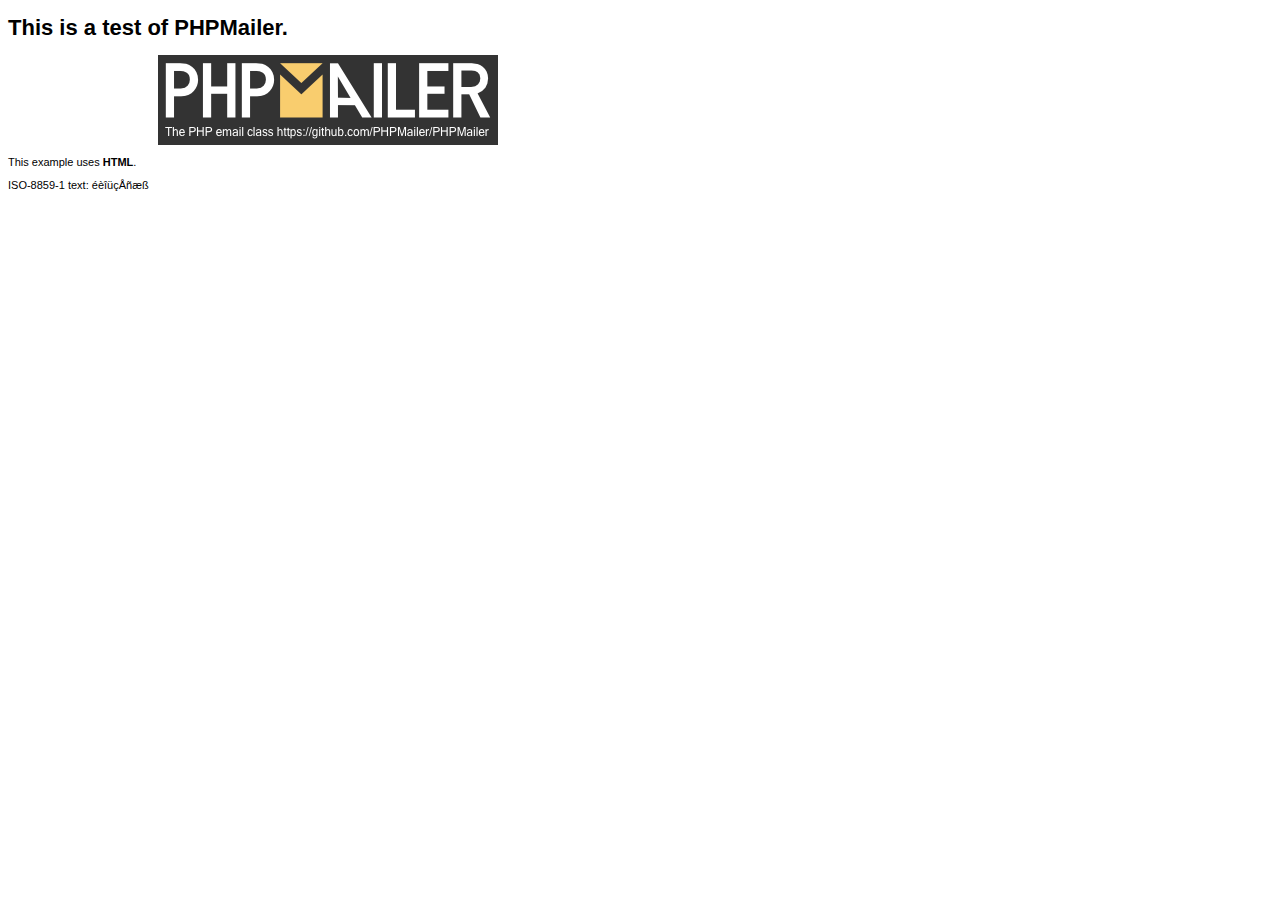
<file: PHPMailer-master/examples/contents.html>
<!DOCTYPE HTML PUBLIC "-//W3C//DTD HTML 4.01 Transitional//EN" "http://www.w3.org/TR/html4/loose.dtd">
<html>
<head>
  <meta http-equiv="Content-Type" content="text/html; charset=iso-8859-1">
  <title>PHPMailer Test</title>
</head>
<body>
<div style="width: 640px; font-family: Arial, Helvetica, sans-serif; font-size: 11px;">
  <h1>This is a test of PHPMailer.</h1>
  <div align="center">
    <a href="https://github.com/PHPMailer/PHPMailer/"><img src="images/phpmailer.png" height="90" width="340" alt="PHPMailer rocks"></a>
  </div>
  <p>This example uses <strong>HTML</strong>.</p>
  <p>ISO-8859-1 text: ���������</p>
</div>
</body>
</html>
</file>
